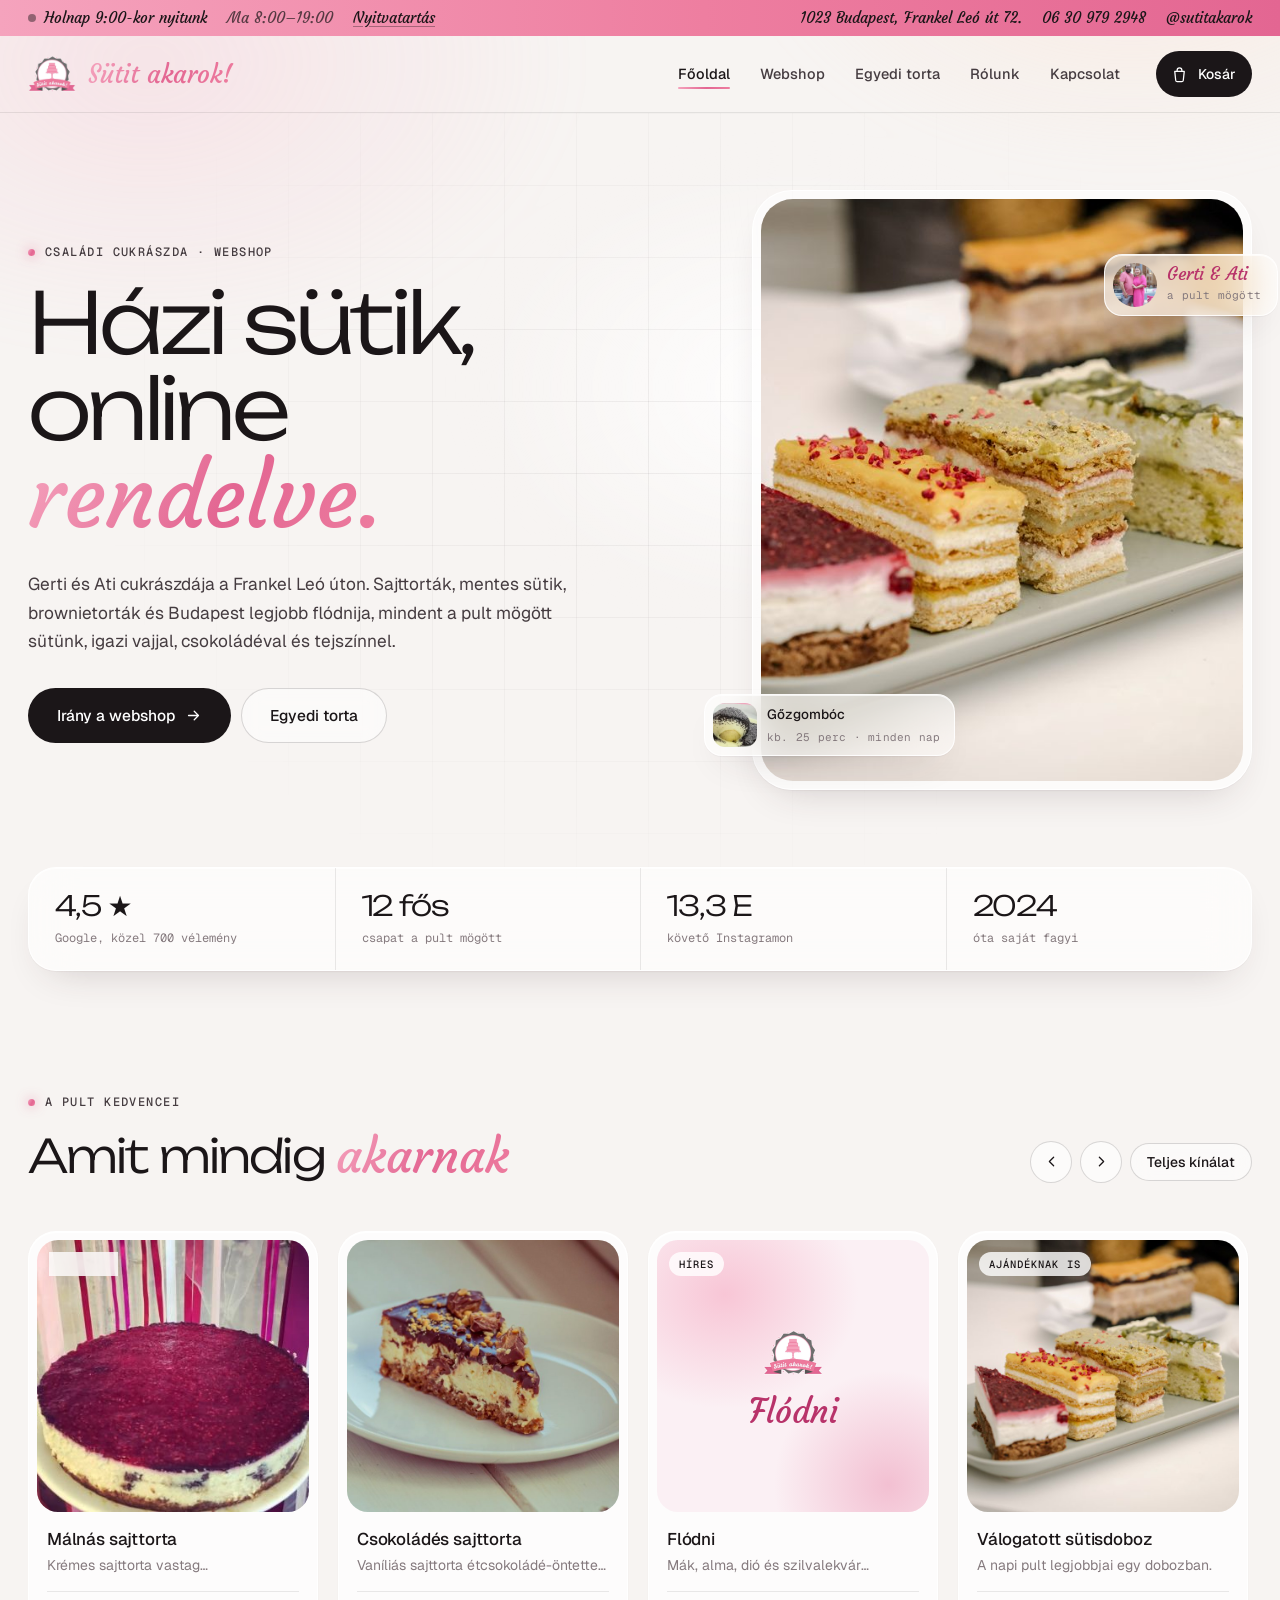
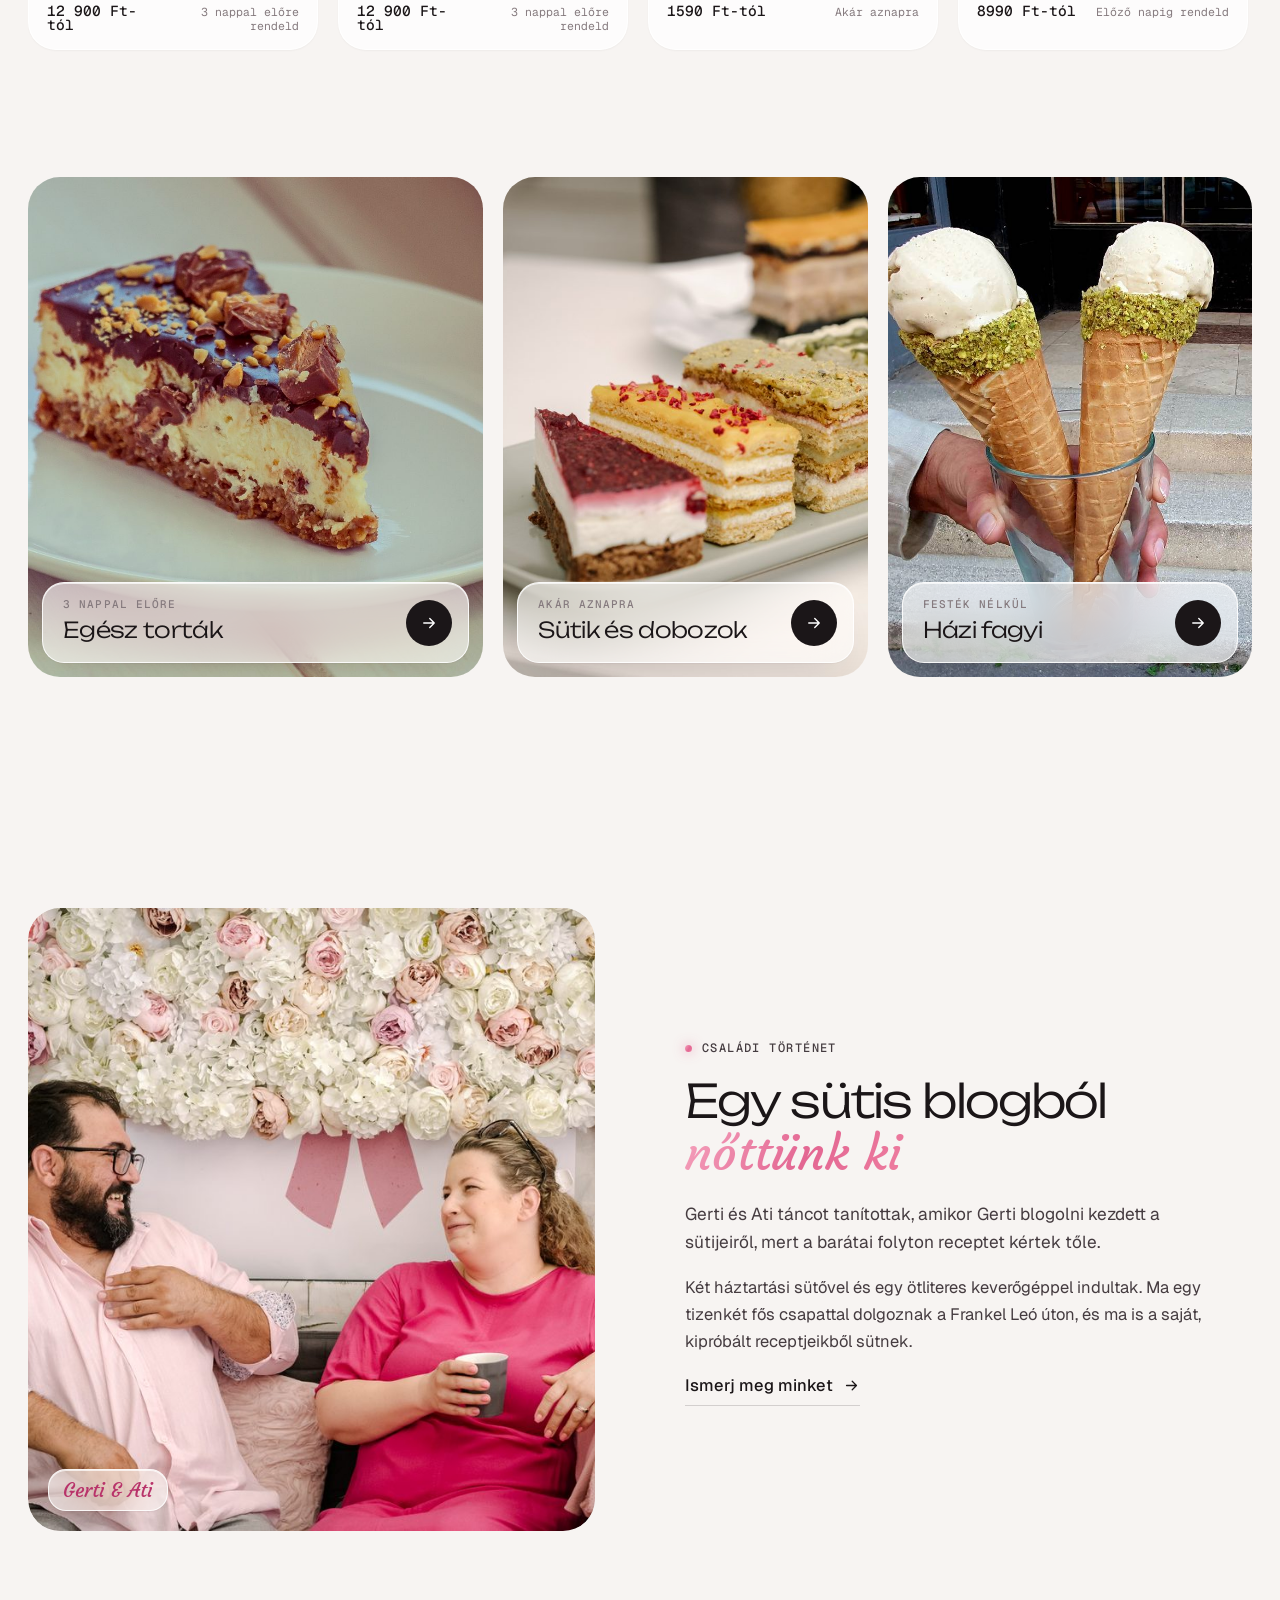
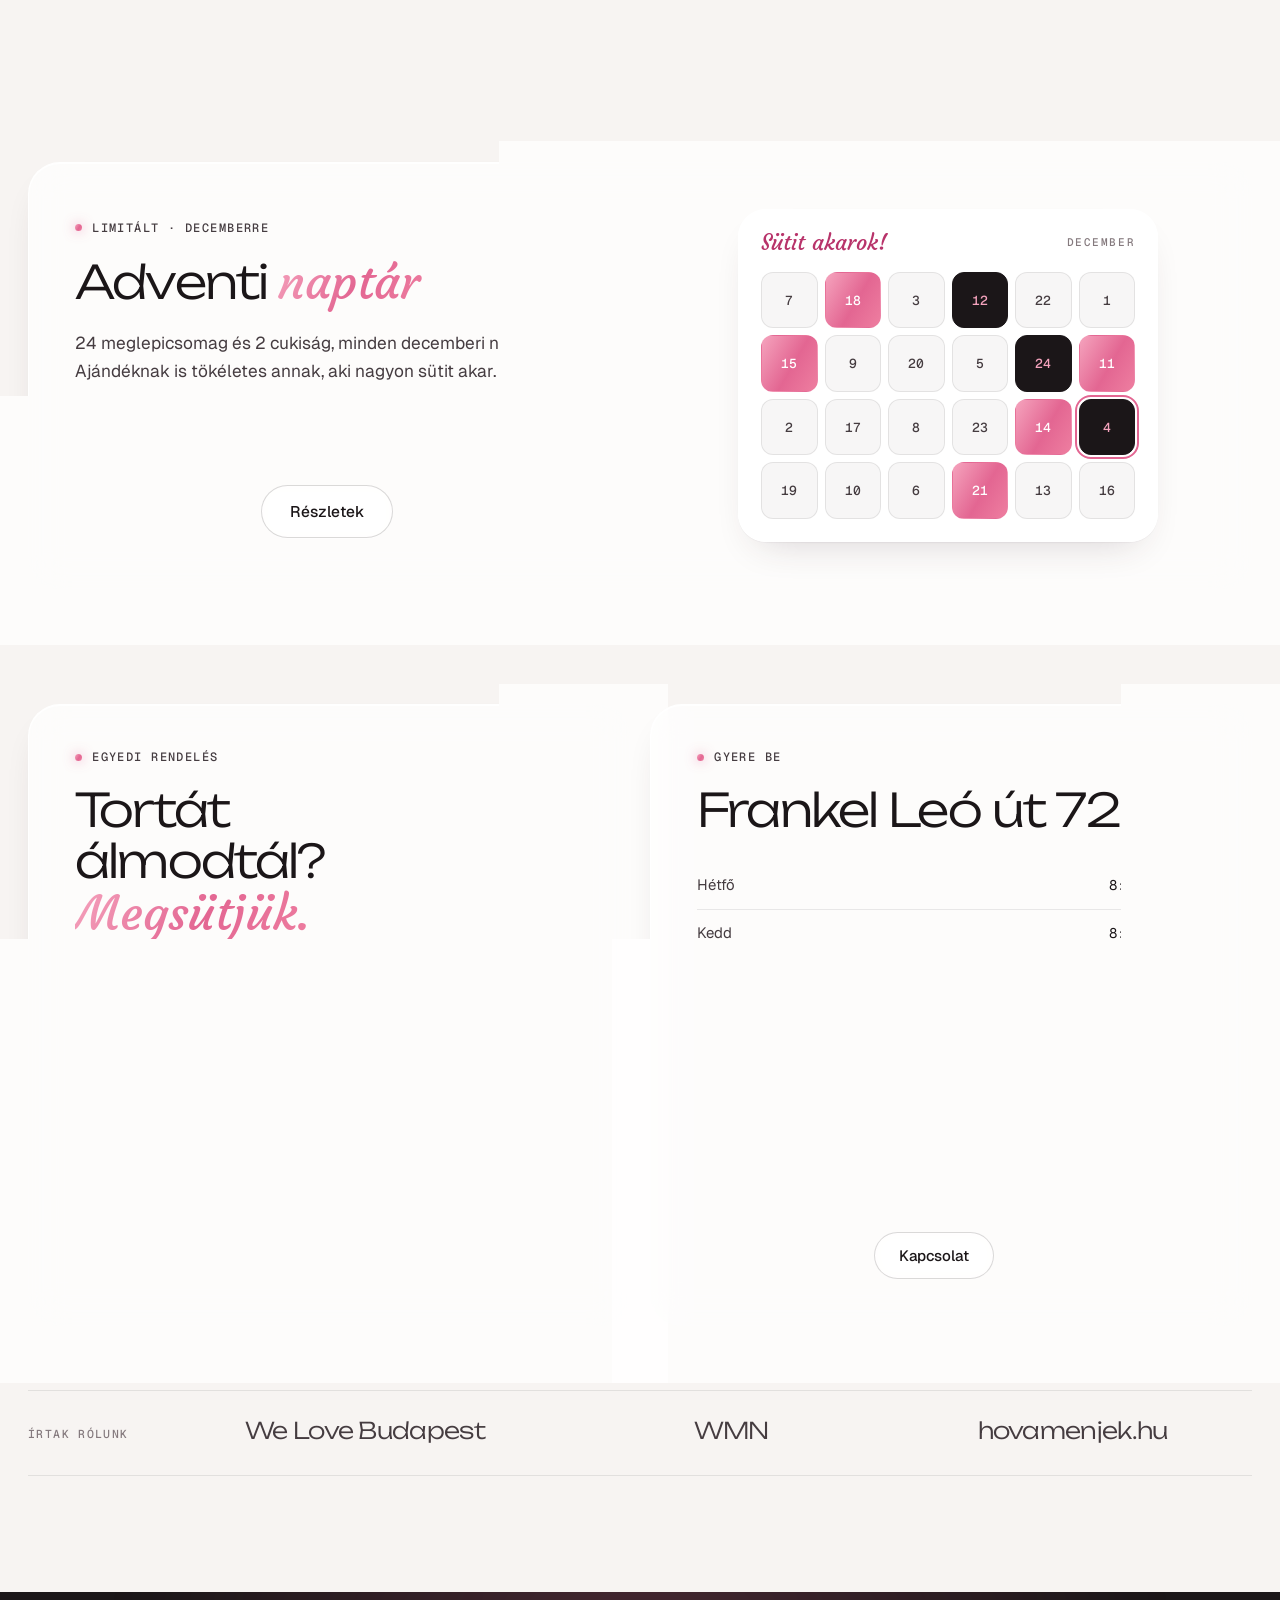
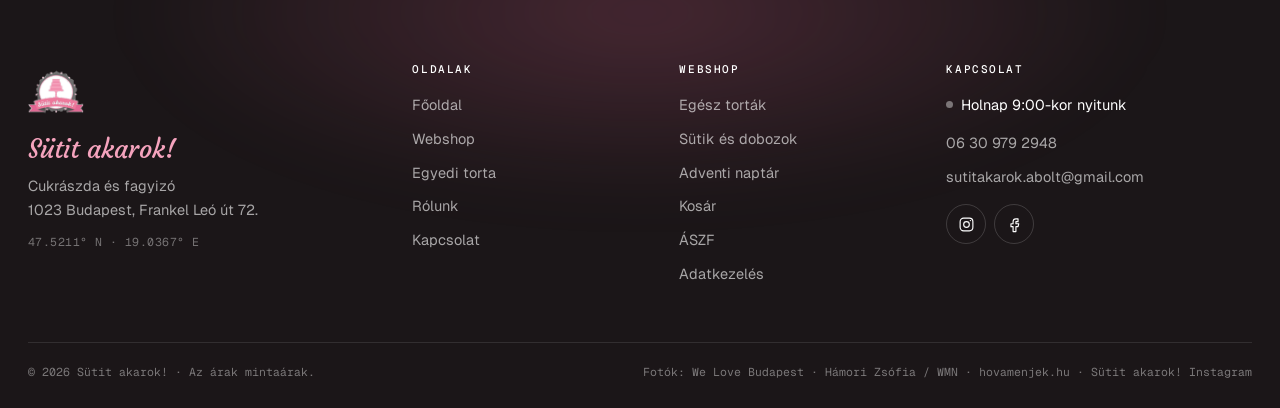
<file: index.html>
<!doctype html>
<html lang="hu">
<head>
  <meta charset="utf-8">
  <meta name="viewport" content="width=device-width, initial-scale=1">
  <title>Sütit akarok! – kézműves cukrászda és webshop, Budapest II.</title>
  <meta name="description" content="Sajttorták, flódni, gőzgombóc és házi fagyi a Frankel Leó útról. Rendelj online, és vedd át a boltban, vagy kérd házhoz Budapesten.">
  <meta name="theme-color" content="#f5f4f7">
  <link rel="icon" href="img/logo-240.png">
  <link rel="preconnect" href="https://fonts.googleapis.com">
  <link rel="preconnect" href="https://fonts.gstatic.com" crossorigin>
  <link href="https://fonts.googleapis.com/css2?family=Courgette&family=Geist:wght@300;400;500;600&family=Geist+Mono:wght@400;500&family=Unbounded:wght@300;400;500&display=swap" rel="stylesheet">
  <link rel="stylesheet" href="styles.css">
  <script>document.documentElement.classList.add('js')</script>
</head>
<body data-page="home">
  <a class="skip" href="#tartalom">Ugrás a tartalomra</a>
  <div id="site-header"></div>

  <main id="tartalom">
    <!-- HERO -->
    <section class="hhero">
      <div class="wrap hhero__in">
        <div class="hhero__copy">
          <p class="label">Családi cukrászda · webshop</p>
          <h1 class="d1">Házi sütik,<br>online <em class="rose">rendelve.</em></h1>
          <p class="lead">Gerti és Ati cukrászdája a Frankel Leó úton. Sajttorták, mentes sütik, brownietorták és Budapest legjobb flódnija, mindent a pult mögött sütünk, igazi vajjal, csokoládéval és tejszínnel.</p>
          <div class="cta">
            <a class="btn btn--primary btn--lg" href="webshop.html">Irány a webshop <svg viewBox="0 0 24 24" aria-hidden="true"><path d="M5 12h14M13 6l6 6-6 6"/></svg></a>
            <a class="btn btn--ghost btn--lg" href="egyedi-torta.html">Egyedi torta</a>
          </div>
        </div>
        <div class="hhero__media">
          <div class="hhero__frame">
            <img src="img/foto/hero-portre.jpg" alt="Málnás, pisztáciás és réteges szeletek egy tálon" width="585" height="731" fetchpriority="high">
          </div>
          <div class="chip chip--family glass"><img src="img/foto/ati-gerti-portre.jpg" alt="" width="44" height="44"><span><b class="script">Gerti &amp; Ati</b><span class="mono">a pult mögött</span></span></div>
          <div class="chip chip--tag glass"><img src="img/termek/gozgomboc.jpg" alt="" width="44" height="44"><span><b>Gőzgombóc</b><span class="mono">kb. 25 perc · minden nap</span></span></div>
        </div>
      </div>
      <div class="wrap">
        <dl class="stats glass">
          <div><dt>4,5 ★</dt><dd>Google, közel 700 vélemény</dd></div>
          <div><dt>12 fős</dt><dd>csapat a pult mögött</dd></div>
          <div><dt>13,3 E</dt><dd>követő Instagramon</dd></div>
          <div><dt>2024</dt><dd>óta saját fagyi</dd></div>
        </dl>
      </div>
    </section>

    <!-- KEDVENCEK -->
    <section class="sec" aria-labelledby="fav-title">
      <div class="wrap">
        <div class="sec__head reveal">
          <div>
            <p class="label">A pult kedvencei</p>
            <h2 class="h2" id="fav-title">Amit mindig <em class="rose">akarnak</em></h2>
          </div>
          <div class="rail-ctrl">
            <button class="iconbtn" type="button" data-rail="-1" aria-label="Előző termékek"><svg viewBox="0 0 24 24" aria-hidden="true"><path d="M15 6l-6 6 6 6"/></svg></button>
            <button class="iconbtn" type="button" data-rail="1" aria-label="Következő termékek"><svg viewBox="0 0 24 24" aria-hidden="true"><path d="M9 6l6 6-6 6"/></svg></button>
            <a class="btn btn--ghost btn--sm" href="webshop.html">Teljes kínálat</a>
          </div>
        </div>
        <div class="rail reveal" id="rail" tabindex="0" aria-label="Kiemelt termékek"></div>
      </div>
    </section>

    <!-- KATEGÓRIÁK -->
    <section class="sec sec--tight" aria-label="Kategóriák">
      <div class="wrap tiles">
        <a class="tile reveal" href="webshop.html?cat=torta"><img src="img/foto/tile-tortak.jpg" alt="" loading="lazy" width="800" height="1000"><span class="tile__in glass"><span><small>3 nappal előre</small><strong>Egész torták</strong></span><span class="tile__go"><svg viewBox="0 0 24 24" aria-hidden="true"><path d="M5 12h14M13 6l6 6-6 6"/></svg></span></span></a>
        <a class="tile reveal d-1" href="webshop.html?cat=szelet"><img src="img/foto/tile-sutik.jpg" alt="" loading="lazy" width="585" height="731"><span class="tile__in glass"><span><small>Akár aznapra</small><strong>Sütik és dobozok</strong></span><span class="tile__go"><svg viewBox="0 0 24 24" aria-hidden="true"><path d="M5 12h14M13 6l6 6-6 6"/></svg></span></span></a>
        <a class="tile reveal d-2" href="webshop.html?cat=fagyi"><img src="img/foto/tile-fagyi.jpg" alt="" loading="lazy" width="768" height="960"><span class="tile__in glass"><span><small>Festék nélkül</small><strong>Házi fagyi</strong></span><span class="tile__go"><svg viewBox="0 0 24 24" aria-hidden="true"><path d="M5 12h14M13 6l6 6-6 6"/></svg></span></span></a>
      </div>
    </section>

    <!-- TÖRTÉNET -->
    <section class="sec" aria-labelledby="story-title">
      <div class="wrap story">
        <div class="story__media reveal">
          <img class="reveal-img" src="img/foto/tulajok-viragfal.jpg" alt="Gerti és Ati a cukrászda virágfala előtt" loading="lazy" width="1097" height="731">
          <span class="chip chip--name glass">Gerti &amp; Ati</span>
        </div>
        <div class="reveal d-1">
          <p class="label">Családi történet</p>
          <h2 class="h2" id="story-title">Egy sütis blogból <em class="rose">nőttünk ki</em></h2>
          <p class="lead">Gerti és Ati táncot tanítottak, amikor Gerti blogolni kezdett a sütijeiről, mert a barátai folyton receptet kértek tőle.</p>
          <p>Két háztartási sütővel és egy ötliteres keverőgéppel indultak. Ma egy tizenkét fős csapattal dolgoznak a Frankel Leó úton, és ma is a saját, kipróbált receptjeikből sütnek.</p>
          <a class="link-arrow" href="rolunk.html">Ismerj meg minket <svg viewBox="0 0 24 24" aria-hidden="true"><path d="M5 12h14M13 6l6 6-6 6"/></svg></a>
        </div>
      </div>
    </section>

    <!-- ADVENT -->
    <section class="sec" aria-labelledby="advent-title">
      <div class="wrap">
        <div class="panel panel--glow advent">
          <div class="reveal">
            <p class="label">Limitált · decemberre</p>
            <h2 class="h2" id="advent-title">Adventi <em class="rose">naptár</em></h2>
            <p class="lead">24 meglepicsomag és 2 cukiság, minden decemberi napra egy. Ajándéknak is tökéletes annak, aki nagyon sütit akar.</p>
            <div class="price-tag"><b>11 990 Ft</b><span class="mono muted">átvétel a boltban</span></div>
            <div class="cta">
              <button class="btn btn--primary btn--lg" type="button" data-add="adventi-naptar">Kosárba teszem</button>
              <a class="btn btn--ghost btn--lg" href="termek.html?id=adventi-naptar">Részletek</a>
            </div>
            <!-- TODO: rendelési határidő, készlet -->
          </div>
          <div class="cal reveal d-1" aria-hidden="true">
            <div class="cal__top"><span>Sütit akarok!</span><small>December</small></div>
            <div class="cal__grid" id="cal-grid"></div>
          </div>
        </div>
      </div>
    </section>

    <!-- EGYEDI + LÁTOGATÁS -->
    <section class="sec sec--tight" aria-labelledby="visit-title">
      <div class="wrap duo">
        <a class="panel duo__card reveal" href="egyedi-torta.html">
          <p class="label">Egyedi rendelés</p>
          <h2 class="h2">Tortát álmodtál? <em class="rose">Megsütjük.</em></h2>
          <p>Születésnapi torta felirattal, emeletes esküvői torta vagy desszertasztal a céges karácsonyra. Mentes változatban is.</p>
          <span class="link-arrow">Ajánlatot kérek <svg viewBox="0 0 24 24" aria-hidden="true"><path d="M5 12h14M13 6l6 6-6 6"/></svg></span>
          <img class="duo__img" src="img/termek/tejszines-csokitorta.jpg" alt="" loading="lazy" width="460" height="460">
        </a>
        <div class="panel duo__card reveal d-1">
          <p class="label">Gyere be</p>
          <h2 class="h2" id="visit-title">Frankel Leó út 72.</h2>
          <table class="hours" id="hours" aria-label="Nyitvatartás"></table>
          <div class="cta">
            <a class="btn btn--primary" href="https://www.google.com/maps/dir/?api=1&amp;destination=Budapest%2C%20Frankel%20Le%C3%B3%20%C3%BAt%2072" target="_blank" rel="noopener">Útvonaltervezés</a>
            <a class="btn btn--ghost" href="kapcsolat.html">Kapcsolat</a>
          </div>
        </div>
      </div>
      <div class="wrap">
        <div class="press reveal">
          <p>Írtak rólunk</p>
          <ul>
            <li><a href="https://welovebudapest.com/cikk/2024/05/31/gasztro-sutit-akarok-sutis-flodnis-fagyi-fagylalt/" target="_blank" rel="noopener">We Love Budapest</a></li>
            <li><a href="https://wmn.hu/wmn-life/65036-kapusi-gerti-menyhert-attila-sutit-akarok" target="_blank" rel="noopener">WMN</a></li>
            <li><a href="https://hovamenjek.hu/budapest-ii-kerulet/sutit-akarok" target="_blank" rel="noopener">hovamenjek.hu</a></li>
          </ul>
        </div>
      </div>
    </section>
  </main>

  <div id="site-footer"></div>
  <script src="js/data.js"></script>
  <script src="js/core.js"></script>
  <script src="js/cartwin.js"></script>
  <script src="js/home.js"></script>
</body>
</html>
</file>
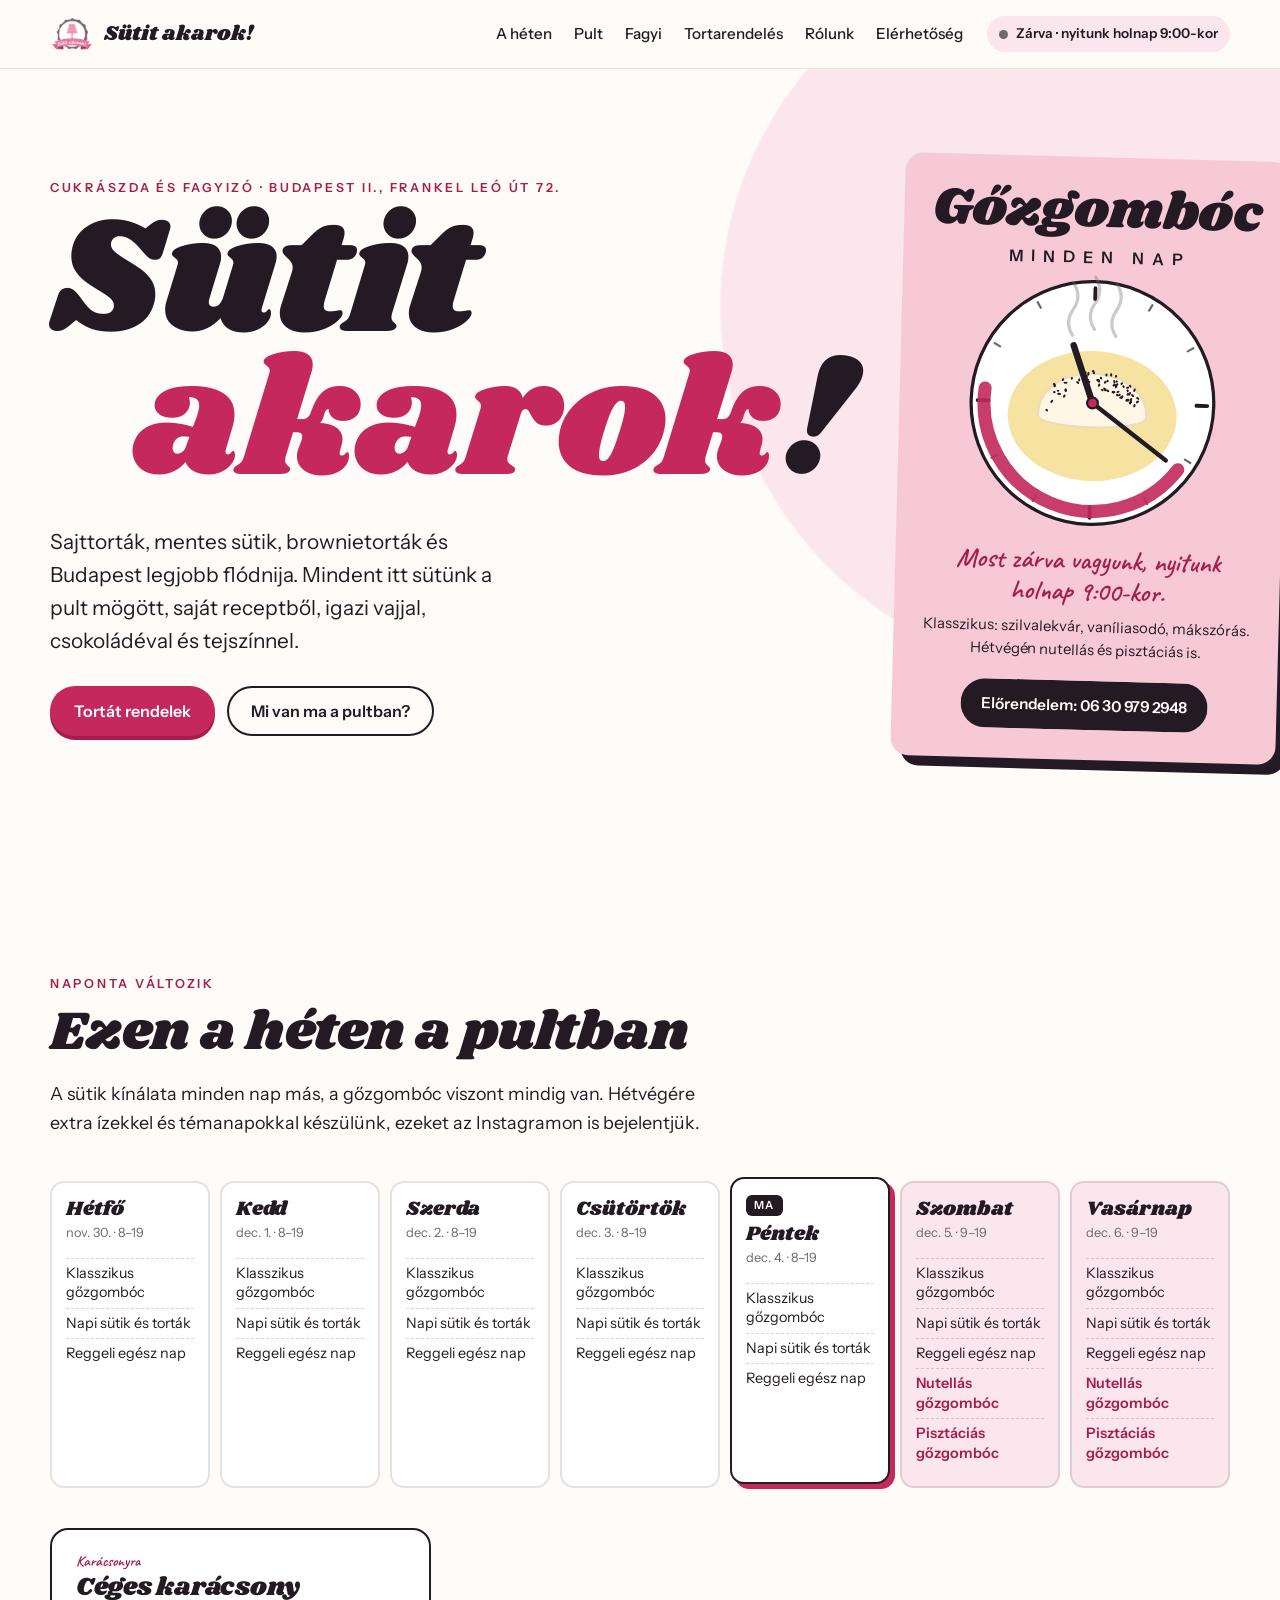
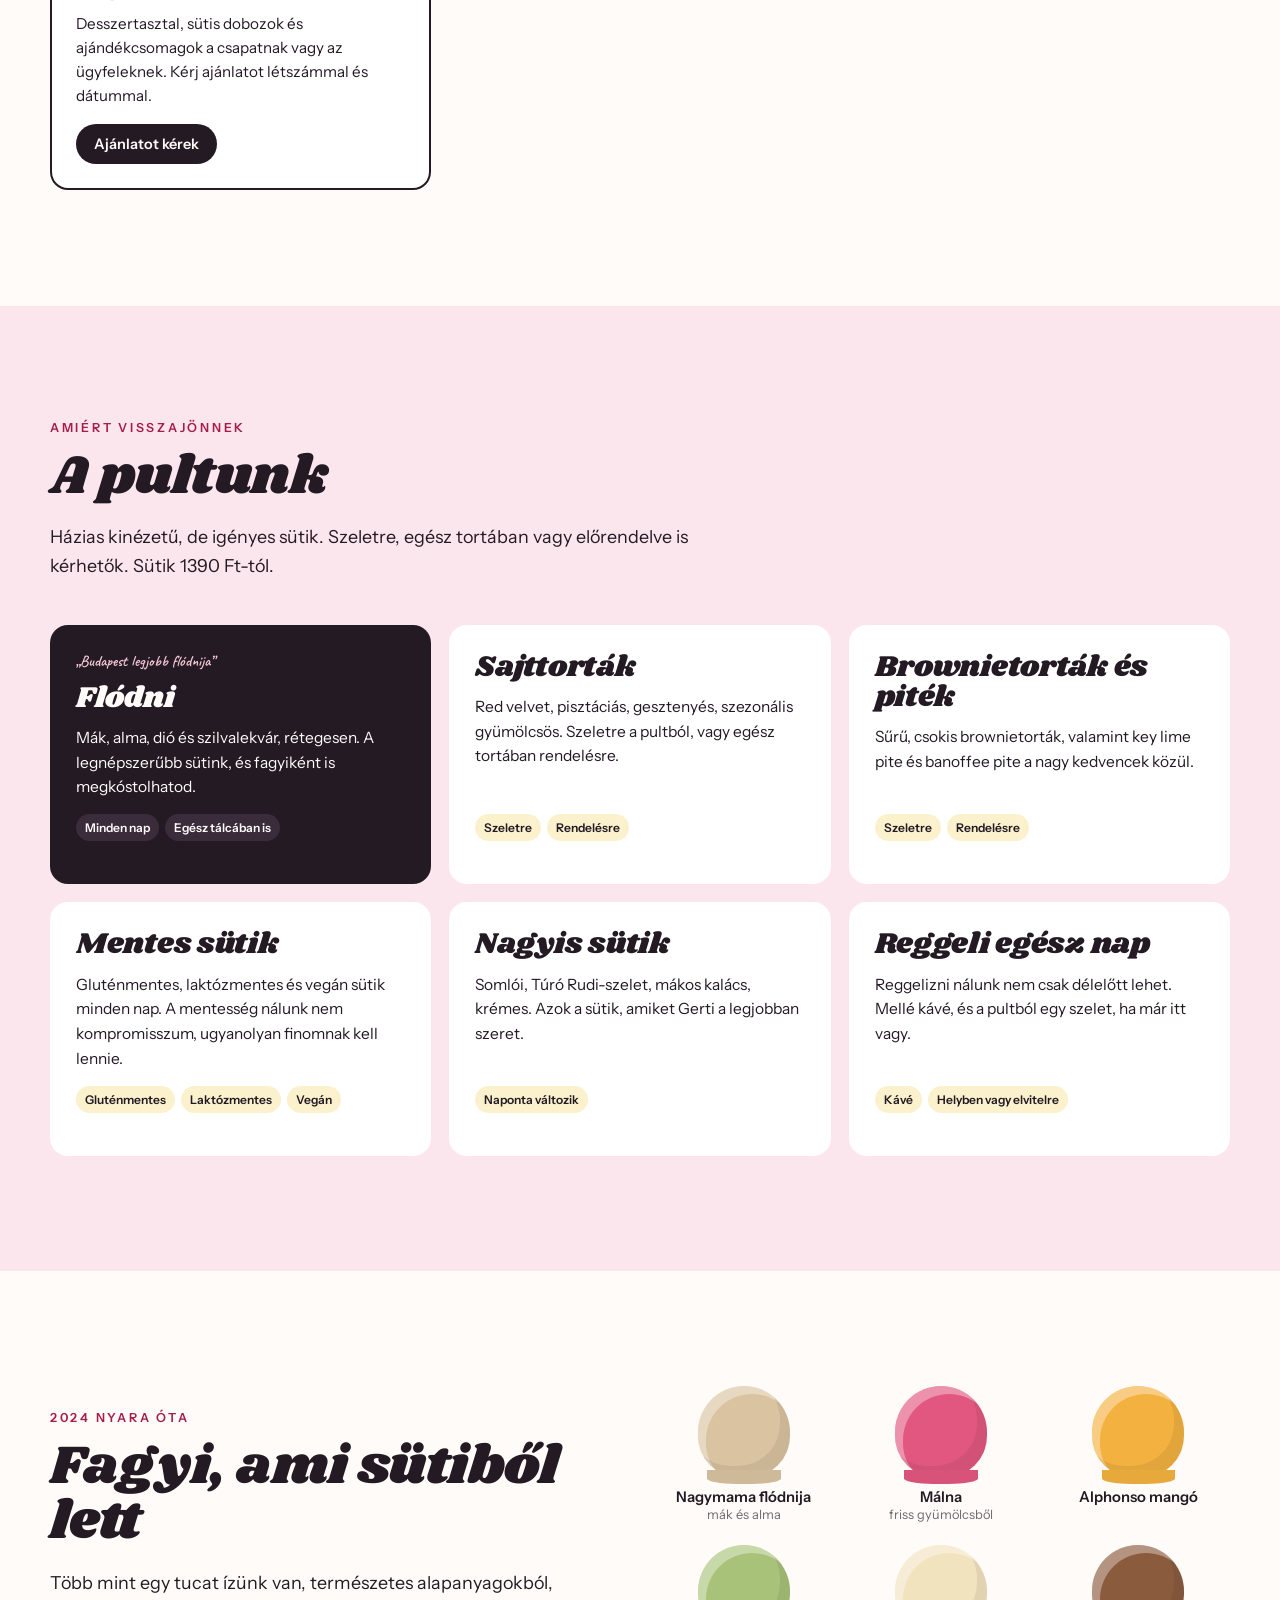
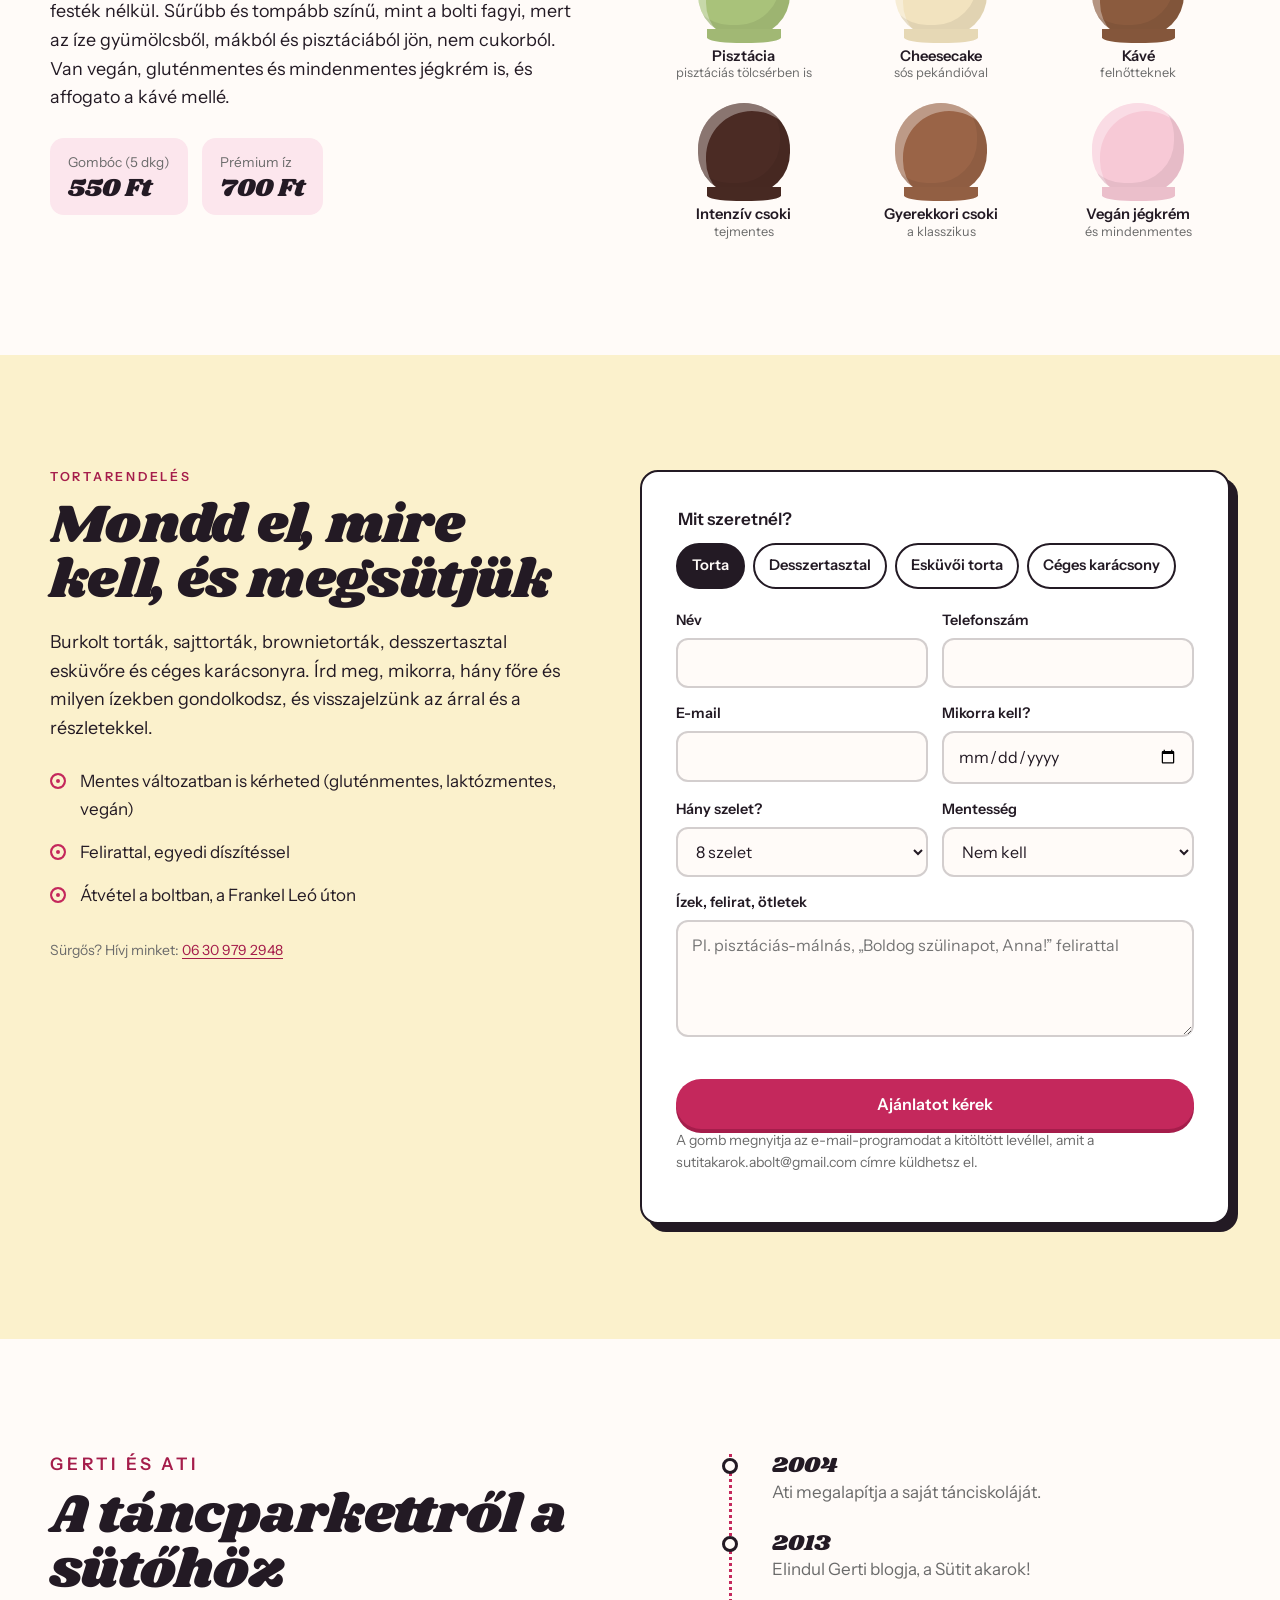
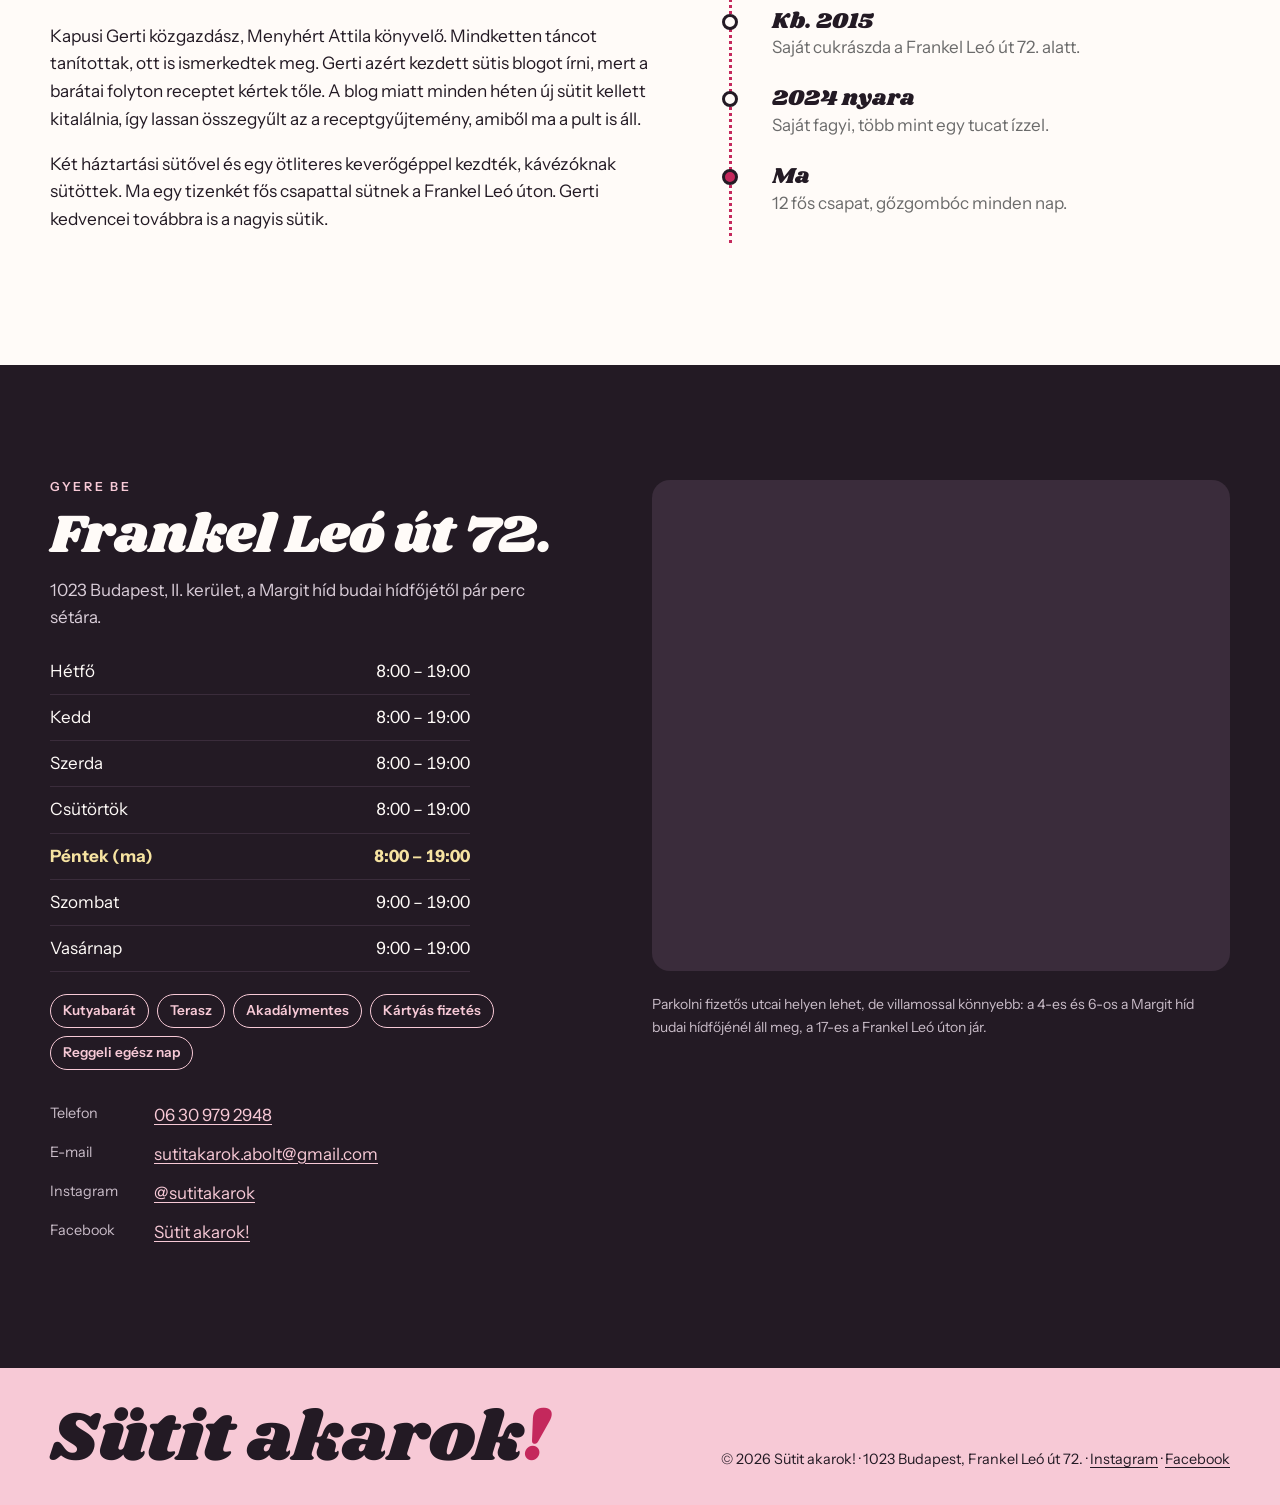
<file: v1-gozgomboc-ora/index.html>
﻿<!doctype html>
<html lang="hu">
<head>
  <meta charset="utf-8">
  <meta name="viewport" content="width=device-width, initial-scale=1">
  <title>Sütit akarok! – cukrászda és fagyizó a Frankel Leó úton</title>
  <meta name="description" content="Sajttorták, mentes sütik, brownietorták, gőzgombóc minden nap és Budapest legjobb flódnija. Cukrászda, fagyizó és tortarendelés Budapest II. kerületében, a Frankel Leó út 72. alatt.">
  <link rel="icon" href="../img/logo-240.png">
  <link rel="preconnect" href="https://fonts.googleapis.com">
  <link rel="preconnect" href="https://fonts.gstatic.com" crossorigin>
  <link href="https://fonts.googleapis.com/css2?family=Shrikhand&family=Caveat:wght@600&family=Instrument+Sans:wght@400;500;600;700&display=swap" rel="stylesheet">
  <link rel="stylesheet" href="styles.css">
</head>
<body>
  <a class="skip" href="#tartalom">Ugrás a tartalomra</a>

  <header class="top">
    <div class="wrap top__in">
      <a class="brand" href="#" aria-label="Sütit akarok! – kezdőlap">
        <img src="../img/logo-240.png" alt="" width="44" height="44">
        <span>Sütit akarok!</span>
      </a>
      <nav class="nav" aria-label="Fő menü">
        <button class="nav__toggle" aria-expanded="false" aria-controls="menu">Menü</button>
        <ul id="menu">
          <li><a href="#heten">A héten</a></li>
          <li><a href="#pult">Pult</a></li>
          <li><a href="#fagyi">Fagyi</a></li>
          <li><a href="#rendeles">Tortarendelés</a></li>
          <li><a href="#rolunk">Rólunk</a></li>
          <li><a href="#info">Elérhetőség</a></li>
        </ul>
      </nav>
      <p class="status" id="status" aria-live="polite"><span class="status__dot"></span><span class="status__txt">Nyitvatartás…</span></p>
    </div>
  </header>

  <main id="tartalom">
    <!-- HERO -->
    <section class="hero">
      <div class="wrap hero__in">
        <div class="hero__copy">
          <p class="eyebrow">Cukrászda és fagyizó · Budapest II., Frankel Leó út 72.</p>
          <h1 class="hero__title"><span>Sütit</span> <span>akarok<em>!</em></span></h1>
          <p class="hero__lead">Sajttorták, mentes sütik, brownietorták és Budapest legjobb flódnija. Mindent itt sütünk a pult mögött, saját receptből, igazi vajjal, csokoládéval és tejszínnel.</p>
          <div class="hero__cta">
            <a class="btn btn--primary" href="#rendeles">Tortát rendelek</a>
            <a class="btn btn--ghost" href="#heten">Mi van ma a pultban?</a>
          </div>
        </div>

        <!-- Signature: gőzgombóc óra -->
        <aside class="poster" aria-labelledby="gg-title">
          <h2 id="gg-title" class="poster__title">Gőzgombóc</h2>
          <p class="poster__sub">minden nap</p>
          <div class="clock" aria-hidden="true">
            <svg viewBox="0 0 240 240" id="clock-svg">
              <circle class="clock__plate" cx="120" cy="120" r="112"/>
              <circle class="clock__rim" cx="120" cy="120" r="112"/>
              <g id="clock-ticks"></g>
              <path id="clock-arc" class="clock__arc" d=""/>
              <ellipse class="clock__sodo" cx="120" cy="132" rx="78" ry="60"/>
              <g class="clock__steam">
                <path d="M100 58 q-8 -12 0 -24 q8 -12 0 -24"/>
                <path d="M120 52 q-8 -12 0 -24 q8 -12 0 -24"/>
                <path d="M140 58 q-8 -12 0 -24 q8 -12 0 -24"/>
              </g>
              <path class="clock__gomboc" d="M70 132 C70 80, 170 80, 170 132 C170 146, 70 146, 70 132 Z"/>
              <g id="clock-mak"></g>
              <line id="clock-hour" class="clock__hand clock__hand--h" x1="120" y1="120" x2="120" y2="72"/>
              <line id="clock-min" class="clock__hand" x1="120" y1="120" x2="120" y2="40"/>
              <circle class="clock__pin" cx="120" cy="120" r="5"/>
            </svg>
          </div>
          <p class="poster__ready" id="gg-ready">Kb. 25 perc, amíg elkészül.</p>
          <p class="poster__note">Klasszikus: szilvalekvár, vaníliasodó, mákszórás. Hétvégén nutellás és pisztáciás is.</p>
          <a class="btn btn--dark" href="tel:+36309792948">Előrendelem: 06 30 979 2948</a>
        </aside>
      </div>
    </section>

    <!-- A HÉTEN -->
    <section class="section" id="heten" aria-labelledby="heten-title">
      <div class="wrap">
        <header class="section__head">
          <p class="eyebrow">Naponta változik</p>
          <h2 id="heten-title">Ezen a héten a pultban</h2>
          <p class="section__lead">A sütik kínálata minden nap más, a gőzgombóc viszont mindig van. Hétvégére extra ízekkel és témanapokkal készülünk, ezeket az Instagramon is bejelentjük.</p>
        </header>
        <ol class="week" id="week" aria-label="A hét napjai"></ol>
        <div class="news" id="news"></div>
      </div>
    </section>

    <!-- PULT -->
    <section class="section section--pink" id="pult" aria-labelledby="pult-title">
      <div class="wrap">
        <header class="section__head">
          <p class="eyebrow">Amiért visszajönnek</p>
          <h2 id="pult-title">A pultunk</h2>
          <p class="section__lead">Házias kinézetű, de igényes sütik. Szeletre, egész tortában vagy előrendelve is kérhetők. Sütik 1390 Ft-tól.</p>
        </header>
        <div class="tiles" id="tiles"></div>
      </div>
    </section>

    <!-- FAGYI -->
    <section class="section" id="fagyi" aria-labelledby="fagyi-title">
      <div class="wrap fagyi">
        <div>
          <p class="eyebrow">2024 nyara óta</p>
          <h2 id="fagyi-title">Fagyi, ami sütiből lett</h2>
          <p class="section__lead">Több mint egy tucat ízünk van, természetes alapanyagokból, festék nélkül. Sűrűbb és tompább színű, mint a bolti fagyi, mert az íze gyümölcsből, mákból és pisztáciából jön, nem cukorból. Van vegán, gluténmentes és mindenmentes jégkrém is, és affogato a kávé mellé.</p>
          <dl class="price">
            <div><dt>Gombóc (5 dkg)</dt><dd>550 Ft</dd></div>
            <div><dt>Prémium íz</dt><dd>700 Ft</dd></div>
          </dl>
          <!-- TODO: aktuális fagyiárak a partnertől (a fenti árak a 2024-es We Love Budapest cikkből vannak) -->
        </div>
        <ul class="scoops" id="scoops" aria-label="Fagyiízek"></ul>
      </div>
    </section>

    <!-- RENDELÉS -->
    <section class="section section--sodo" id="rendeles" aria-labelledby="rendeles-title">
      <div class="wrap order">
        <div class="order__intro">
          <p class="eyebrow">Tortarendelés</p>
          <h2 id="rendeles-title">Mondd el, mire kell, és megsütjük</h2>
          <p class="section__lead">Burkolt torták, sajttorták, brownietorták, desszertasztal esküvőre és céges karácsonyra. Írd meg, mikorra, hány főre és milyen ízekben gondolkodsz, és visszajelzünk az árral és a részletekkel.</p>
          <ul class="checks">
            <li>Mentes változatban is kérheted (gluténmentes, laktózmentes, vegán)</li>
            <li>Felirattal, egyedi díszítéssel</li>
            <li>Átvétel a boltban, a Frankel Leó úton</li>
          </ul>
          <p class="small">Sürgős? Hívj minket: <a href="tel:+36309792948">06 30 979 2948</a></p>
        </div>

        <form class="form" id="order-form" novalidate>
          <fieldset class="kind">
            <legend>Mit szeretnél?</legend>
            <label><input type="radio" name="tipus" value="Torta" checked><span>Torta</span></label>
            <label><input type="radio" name="tipus" value="Desszertasztal"><span>Desszertasztal</span></label>
            <label><input type="radio" name="tipus" value="Esküvői torta"><span>Esküvői torta</span></label>
            <label><input type="radio" name="tipus" value="Céges karácsony"><span>Céges karácsony</span></label>
          </fieldset>

          <div class="row">
            <label class="field"><span>Név</span><input name="nev" autocomplete="name" required></label>
            <label class="field"><span>Telefonszám</span><input name="telefon" type="tel" autocomplete="tel" required></label>
          </div>
          <div class="row">
            <label class="field"><span>E-mail</span><input name="email" type="email" autocomplete="email"></label>
            <label class="field"><span>Mikorra kell?</span><input name="datum" type="date" id="f-date" required></label>
          </div>
          <div class="row">
            <label class="field"><span id="f-qty-label">Hány szelet?</span>
              <select name="mennyiseg" id="f-qty"></select>
            </label>
            <label class="field"><span>Mentesség</span>
              <select name="mentes">
                <option>Nem kell</option>
                <option>Gluténmentes</option>
                <option>Laktózmentes</option>
                <option>Vegán</option>
                <option>Cukormentes</option>
                <option>Több is (megírom lent)</option>
              </select>
            </label>
          </div>
          <label class="field"><span>Ízek, felirat, ötletek</span><textarea name="uzenet" rows="4" placeholder="Pl. pisztáciás-málnás, „Boldog szülinapot, Anna!” felirattal"></textarea></label>
          <p class="form__err" id="form-err" role="alert"></p>
          <button class="btn btn--primary btn--wide" type="submit">Ajánlatot kérek</button>
          <p class="small">A gomb megnyitja az e-mail-programodat a kitöltött levéllel, amit a sutitakarok.abolt@gmail.com címre küldhetsz el.</p>
          <!-- TODO: ha lesz backend/űrlapszolgáltatás, mailto helyett oda küldjük; rendelési határidőt (most 3 nap) egyeztetni -->
        </form>
      </div>
    </section>

    <!-- RÓLUNK -->
    <section class="section" id="rolunk" aria-labelledby="rolunk-title">
      <div class="wrap about">
        <div class="about__copy">
          <p class="eyebrow">Gerti és Ati</p>
          <h2 id="rolunk-title">A táncparkettről a sütőhöz</h2>
          <p>Kapusi Gerti közgazdász, Menyhért Attila könyvelő. Mindketten táncot tanítottak, ott is ismerkedtek meg. Gerti azért kezdett sütis blogot írni, mert a barátai folyton receptet kértek tőle. A blog miatt minden héten új sütit kellett kitalálnia, így lassan összegyűlt az a receptgyűjtemény, amiből ma a pult is áll.</p>
          <p>Két háztartási sütővel és egy ötliteres keverőgéppel kezdték, kávézóknak sütöttek. Ma egy tizenkét fős csapattal sütnek a Frankel Leó úton. Gerti kedvencei továbbra is a nagyis sütik.</p>
          <!-- TODO: saját szöveg és fotó Gertitől és Atitól; nyitás pontos éve -->
        </div>
        <ol class="timeline" aria-label="A Sütit akarok! története">
          <li><b>2004</b><span>Ati megalapítja a saját tánciskoláját.</span></li>
          <li><b>2013</b><span>Elindul Gerti blogja, a Sütit akarok!</span></li>
          <li><b>Kb. 2015</b><span>Saját cukrászda a Frankel Leó út 72. alatt.</span></li>
          <li><b>2024 nyara</b><span>Saját fagyi, több mint egy tucat ízzel.</span></li>
          <li><b>Ma</b><span>12 fős csapat, gőzgombóc minden nap.</span></li>
        </ol>
      </div>
    </section>

    <!-- INFO -->
    <section class="section section--mak" id="info" aria-labelledby="info-title">
      <div class="wrap info">
        <div>
          <p class="eyebrow">Gyere be</p>
          <h2 id="info-title">Frankel Leó út 72.</h2>
          <p class="info__addr">1023 Budapest, II. kerület, a Margit híd budai hídfőjétől pár perc sétára.</p>
          <table class="hours" id="hours" aria-label="Nyitvatartás"></table>
          <!-- TODO: nyitvatartás egyeztetése (Google: H–P 8–19, Szo–V 9–19; régi katalógusoldalakon eltérő adat szerepel) -->
          <ul class="chips">
            <li>Kutyabarát</li><li>Terasz</li><li>Akadálymentes</li><li>Kártyás fizetés</li><li>Reggeli egész nap</li>
          </ul>
          <ul class="contact">
            <li><span>Telefon</span><a href="tel:+36309792948">06 30 979 2948</a></li>
            <li><span>E-mail</span><a href="mailto:sutitakarok.abolt@gmail.com">sutitakarok.abolt@gmail.com</a></li>
            <li><span>Instagram</span><a href="https://www.instagram.com/sutitakarok/" target="_blank" rel="noopener">@sutitakarok</a></li>
            <li><span>Facebook</span><a href="https://www.facebook.com/sutitakarokblog/" target="_blank" rel="noopener">Sütit akarok!</a></li>
          </ul>
        </div>
        <div class="map">
          <iframe title="Térkép: Sütit akarok!, 1023 Budapest, Frankel Leó út 72." loading="lazy" referrerpolicy="no-referrer-when-downgrade"
            src="https://maps.google.com/maps?q=S%C3%BCtit%20akarok%2C%20Frankel%20Le%C3%B3%20%C3%BAt%2072%2C%20Budapest&z=16&output=embed"></iframe>
          <p class="small">Parkolni fizetős utcai helyen lehet, de villamossal könnyebb: a 4-es és 6-os a Margit híd budai hídfőjénél áll meg, a 17-es a Frankel Leó úton jár.</p>
        </div>
      </div>
    </section>
  </main>

  <footer class="foot">
    <div class="wrap foot__in">
      <p class="foot__big">Sütit akarok<em>!</em></p>
      <p>© <span id="year"></span> Sütit akarok! · 1023 Budapest, Frankel Leó út 72. · <a href="https://www.instagram.com/sutitakarok/" target="_blank" rel="noopener">Instagram</a> · <a href="https://www.facebook.com/sutitakarokblog/" target="_blank" rel="noopener">Facebook</a></p>
    </div>
  </footer>

  <script src="app.js"></script>
</body>
</html>
</file>
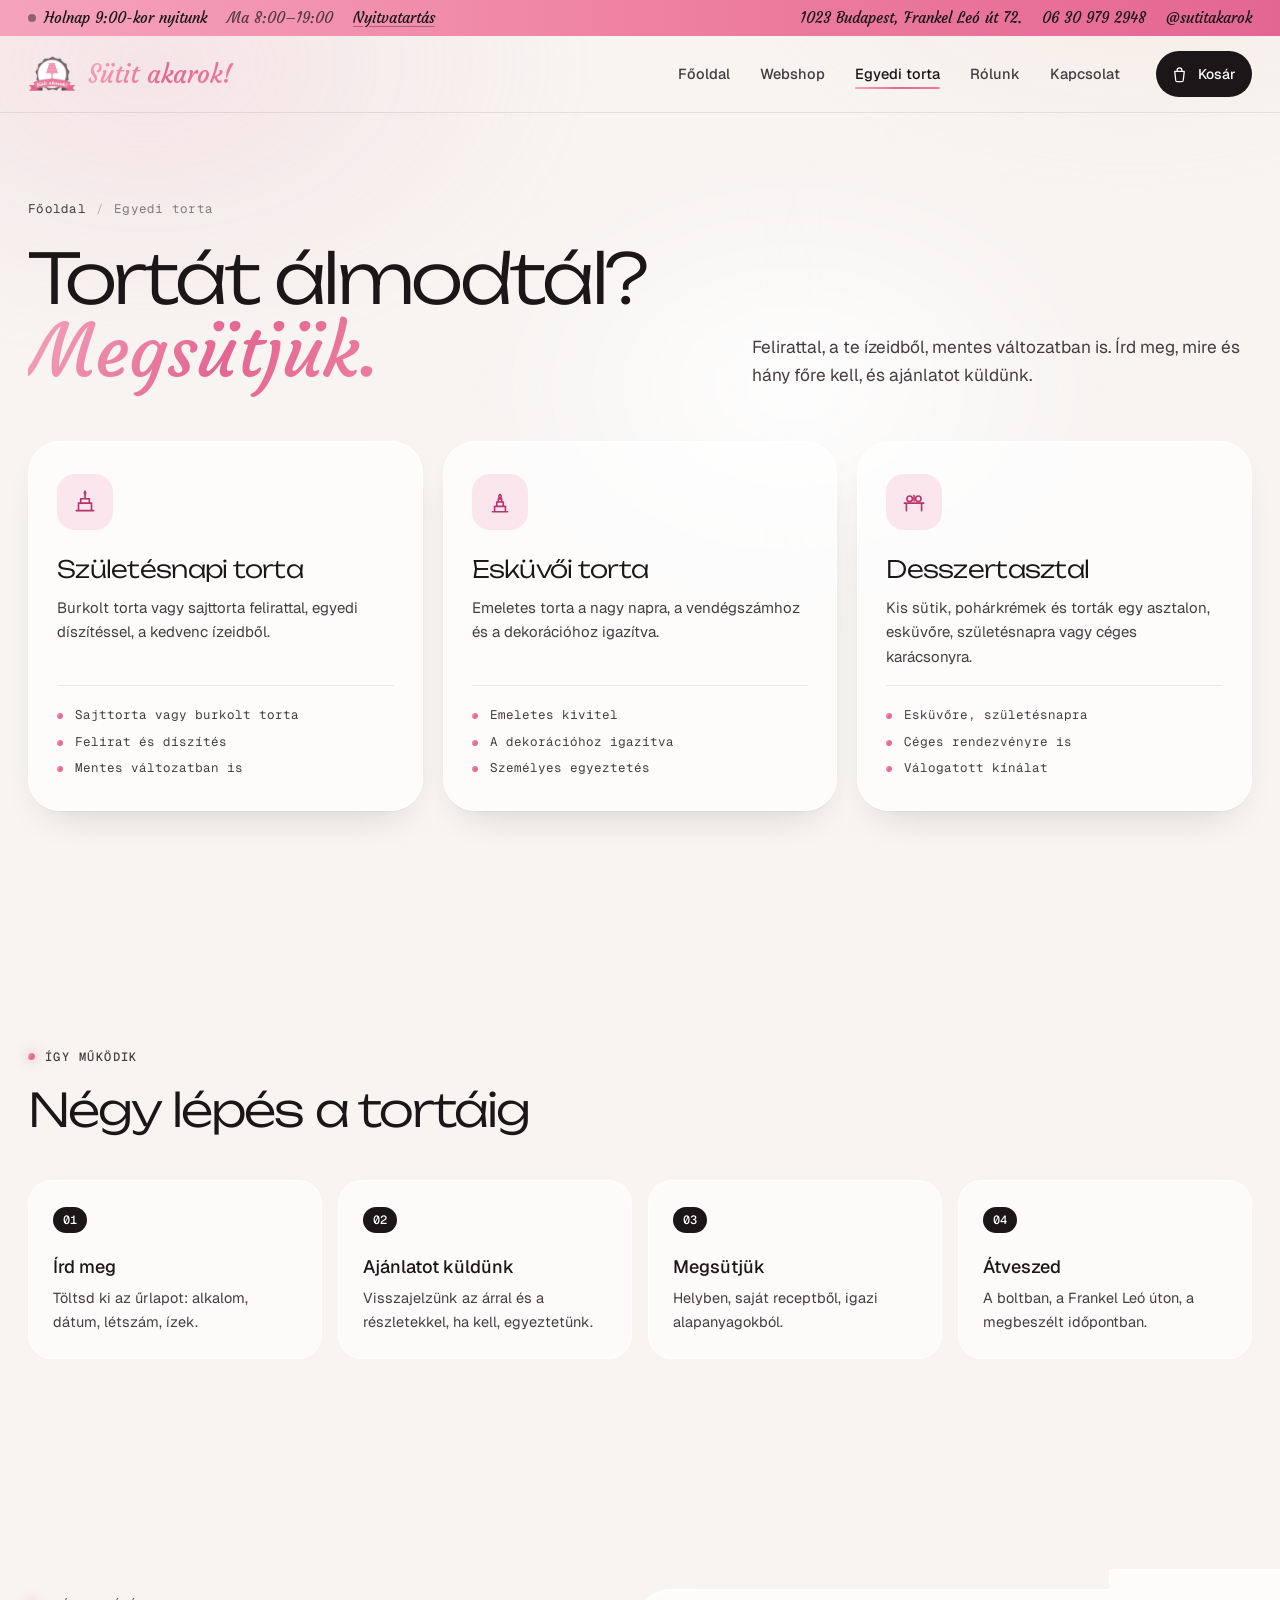
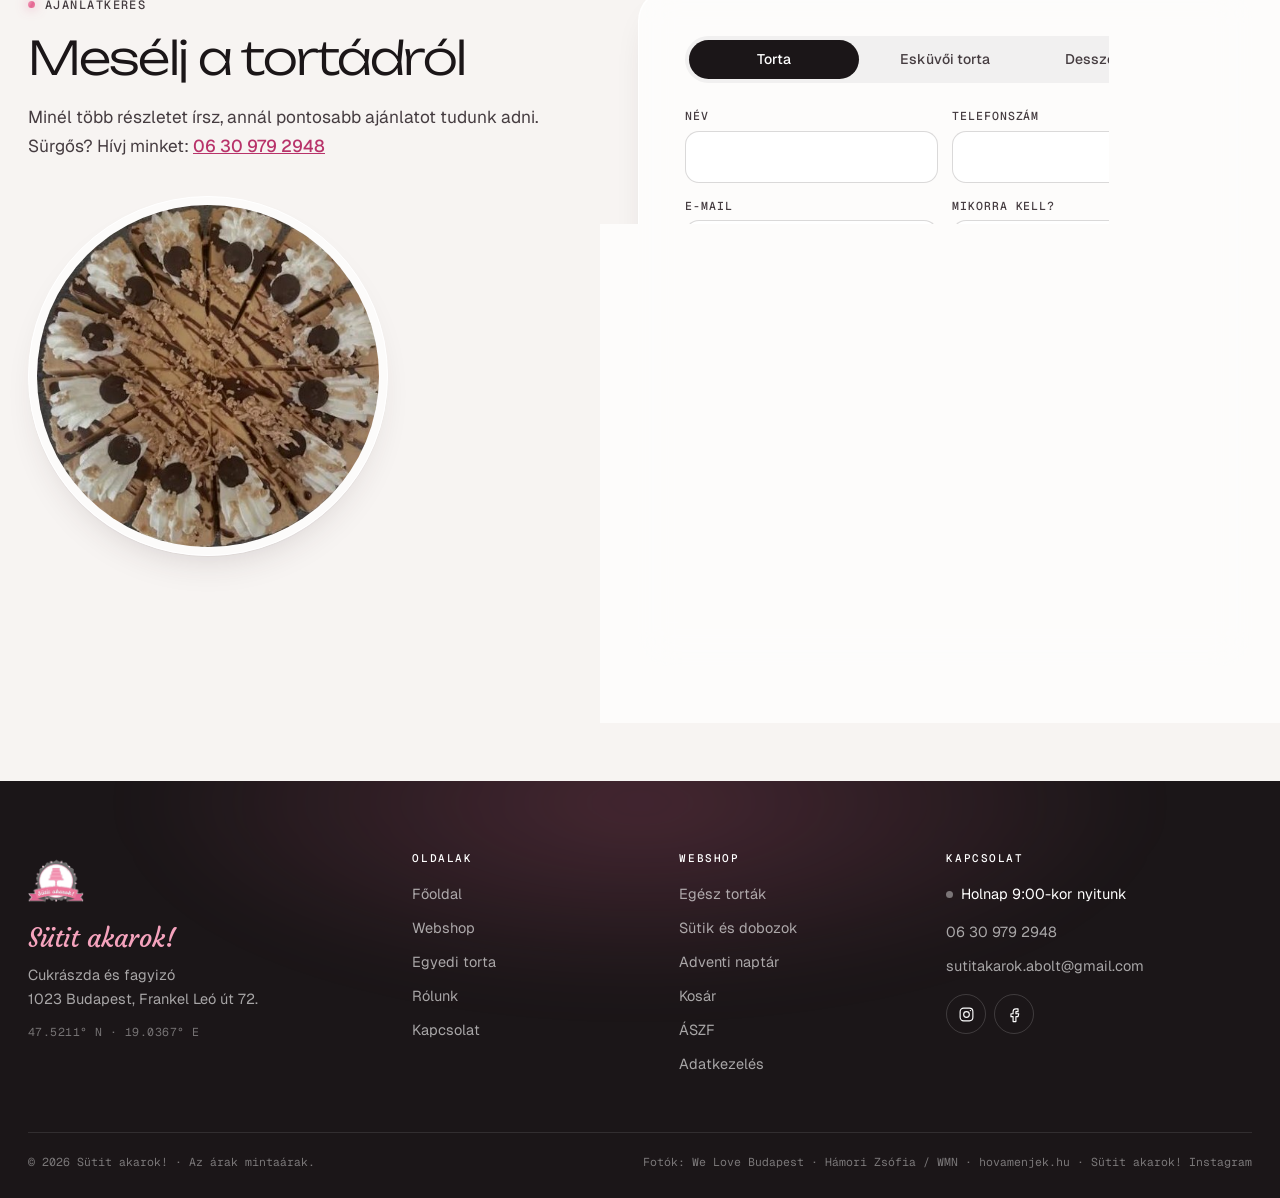
<file: egyedi-torta.html>
<!doctype html>
<html lang="hu">
<head>
  <meta charset="utf-8">
  <meta name="viewport" content="width=device-width, initial-scale=1">
  <title>Egyedi torta és desszertasztal – Sütit akarok!</title>
  <meta name="description" content="Születésnapi torta felirattal, esküvői torta és desszertasztal rendezvényekre, mentes változatban is. Kérj ajánlatot a Sütit akarok! cukrászdától.">
  <meta name="theme-color" content="#f5f4f7">
  <link rel="icon" href="img/logo-240.png">
  <link rel="preconnect" href="https://fonts.googleapis.com">
  <link rel="preconnect" href="https://fonts.gstatic.com" crossorigin>
  <link href="https://fonts.googleapis.com/css2?family=Courgette&family=Geist:wght@300;400;500;600&family=Geist+Mono:wght@400;500&family=Unbounded:wght@300;400;500&display=swap" rel="stylesheet">
  <link rel="stylesheet" href="styles.css">
  <script>document.documentElement.classList.add('js')</script>
</head>
<body data-page="egyedi">
  <a class="skip" href="#tartalom">Ugrás a tartalomra</a>
  <div id="site-header"></div>

  <main id="tartalom">
    <section class="phero">
      <div class="wrap">
        <nav class="crumbs" aria-label="Morzsamenü"><a href="index.html">Főoldal</a><span aria-hidden="true">/</span><span>Egyedi torta</span></nav>
        <div class="phero__in">
          <h1 class="d2">Tortát álmodtál?<br><span class="rose">Megsütjük.</span></h1>
          <p class="lead">Felirattal, a te ízeidből, mentes változatban is. Írd meg, mire és hány főre kell, és ajánlatot küldünk.</p>
        </div>
      </div>
    </section>

    <section class="sec sec--tight" aria-label="Amit vállalunk">
      <div class="wrap offers">
        <article class="offer reveal">
          <div class="offer__ico"><svg viewBox="0 0 24 24" aria-hidden="true"><path d="M4 20h16M6 20v-7h12v7M8 13V9h8v4M12 9V5"/><path d="M12 5c-.8-1-.8-2 0-3 .8 1 .8 2 0 3z"/></svg></div>
          <h3>Születésnapi torta</h3>
          <p>Burkolt torta vagy sajttorta felirattal, egyedi díszítéssel, a kedvenc ízeidből.</p>
          <ul><li>Sajttorta vagy burkolt torta</li><li>Felirat és díszítés</li><li>Mentes változatban is</li></ul>
        </article>
        <article class="offer reveal d-1">
          <div class="offer__ico"><svg viewBox="0 0 24 24" aria-hidden="true"><path d="M5 21h14M7 21v-5h10v5M9 16v-4h6v4M10.5 12V9h3v3"/><path d="M12 9c-1.5-1.2-1.5-3 0-4 1.5 1 1.5 2.8 0 4z"/></svg></div>
          <h3>Esküvői torta</h3>
          <p>Emeletes torta a nagy napra, a vendégszámhoz és a dekorációhoz igazítva.</p>
          <ul><li>Emeletes kivitel</li><li>A dekorációhoz igazítva</li><li>Személyes egyeztetés</li></ul>
        </article>
        <article class="offer reveal d-2">
          <div class="offer__ico"><svg viewBox="0 0 24 24" aria-hidden="true"><path d="M3 13h18M5 13v7M19 13v7"/><circle cx="8" cy="9" r="2.5"/><circle cx="16" cy="9" r="2.5"/><path d="M12 11V6"/></svg></div>
          <h3>Desszertasztal</h3>
          <p>Kis sütik, pohárkrémek és torták egy asztalon, esküvőre, születésnapra vagy céges karácsonyra.</p>
          <ul><li>Esküvőre, születésnapra</li><li>Céges rendezvényre is</li><li>Válogatott kínálat</li></ul>
        </article>
      </div>
    </section>

    <section class="sec sec--white" aria-labelledby="how-title">
      <div class="wrap">
        <div class="sec__head reveal"><div><p class="label">Így működik</p><h2 class="h2" id="how-title">Négy lépés a tortáig</h2></div></div>
        <ol class="steps4" style="list-style:none;padding:0;margin:0">
          <li class="step reveal"><h3>Írd meg</h3><p>Töltsd ki az űrlapot: alkalom, dátum, létszám, ízek.</p></li>
          <li class="step reveal d-1"><h3>Ajánlatot küldünk</h3><p>Visszajelzünk az árral és a részletekkel, ha kell, egyeztetünk.</p></li>
          <li class="step reveal d-2"><h3>Megsütjük</h3><p>Helyben, saját receptből, igazi alapanyagokból.</p></li>
          <li class="step reveal d-3"><h3>Átveszed</h3><p>A boltban, a Frankel Leó úton, a megbeszélt időpontban.</p></li>
        </ol>
      </div>
    </section>

    <section class="sec" id="ajanlat" aria-labelledby="form-title">
      <div class="wrap custom">
        <div class="custom__aside reveal">
          <p class="label">Ajánlatkérés</p>
          <h2 class="h2" id="form-title">Mesélj a tortádról</h2>
          <p class="lead">Minél több részletet írsz, annál pontosabb ajánlatot tudunk adni. Sürgős? Hívj minket: <a href="tel:+36309792948" style="color:var(--p-text);font-weight:500">06 30 979 2948</a></p>
          <div class="round-img"><img src="img/termek/tejszines-csokitorta.jpg" alt="Tejszínrózsás csokoládétorta felülről" loading="lazy" width="460" height="460"></div>
        </div>
        <form class="panel reveal d-1" id="custom-form" novalidate>
          <fieldset class="seg">
            <legend class="sr">Mit szeretnél?</legend>
            <label><input type="radio" name="tipus" value="Torta" checked><span>Torta</span></label>
            <label><input type="radio" name="tipus" value="Esküvői torta"><span>Esküvői torta</span></label>
            <label><input type="radio" name="tipus" value="Desszertasztal"><span>Desszertasztal</span></label>
          </fieldset>
          <div class="grid2">
            <label class="field"><span>Név</span><input name="nev" autocomplete="name" required></label>
            <label class="field"><span>Telefonszám</span><input name="telefon" type="tel" autocomplete="tel" required></label>
            <label class="field"><span>E-mail</span><input name="email" type="email" autocomplete="email"></label>
            <label class="field"><span>Mikorra kell?</span><input name="datum" type="date" id="c-date" required></label>
            <label class="field"><span id="c-qty-label">Hány szelet?</span><select name="mennyiseg" id="c-qty"></select></label>
            <label class="field"><span>Mentesség</span>
              <select name="mentes"><option>Nem kell</option><option>Gluténmentes</option><option>Laktózmentes</option><option>Vegán</option><option>Cukormentes</option></select>
            </label>
          </div>
          <label class="field"><span>Ízek, felirat, ötletek <small>(nem kötelező)</small></span><textarea name="uzenet" rows="4" placeholder="Pl. pisztáciás-málnás, „Boldog szülinapot, Anna!” felirattal"></textarea></label>
          <p class="form__err" id="c-err" role="alert"></p>
          <button class="btn btn--primary btn--lg btn--block" type="submit">Ajánlatot kérek</button>
          <!-- TODO: átfutási idő (most 3 nap) egyeztetése -->
        </form>
      </div>
    </section>
  </main>

  <div id="site-footer"></div>
  <script src="js/data.js"></script>
  <script src="js/core.js"></script>
  <script src="js/cartwin.js"></script>
  <script src="js/pages.js"></script>
</body>
</html>
</file>
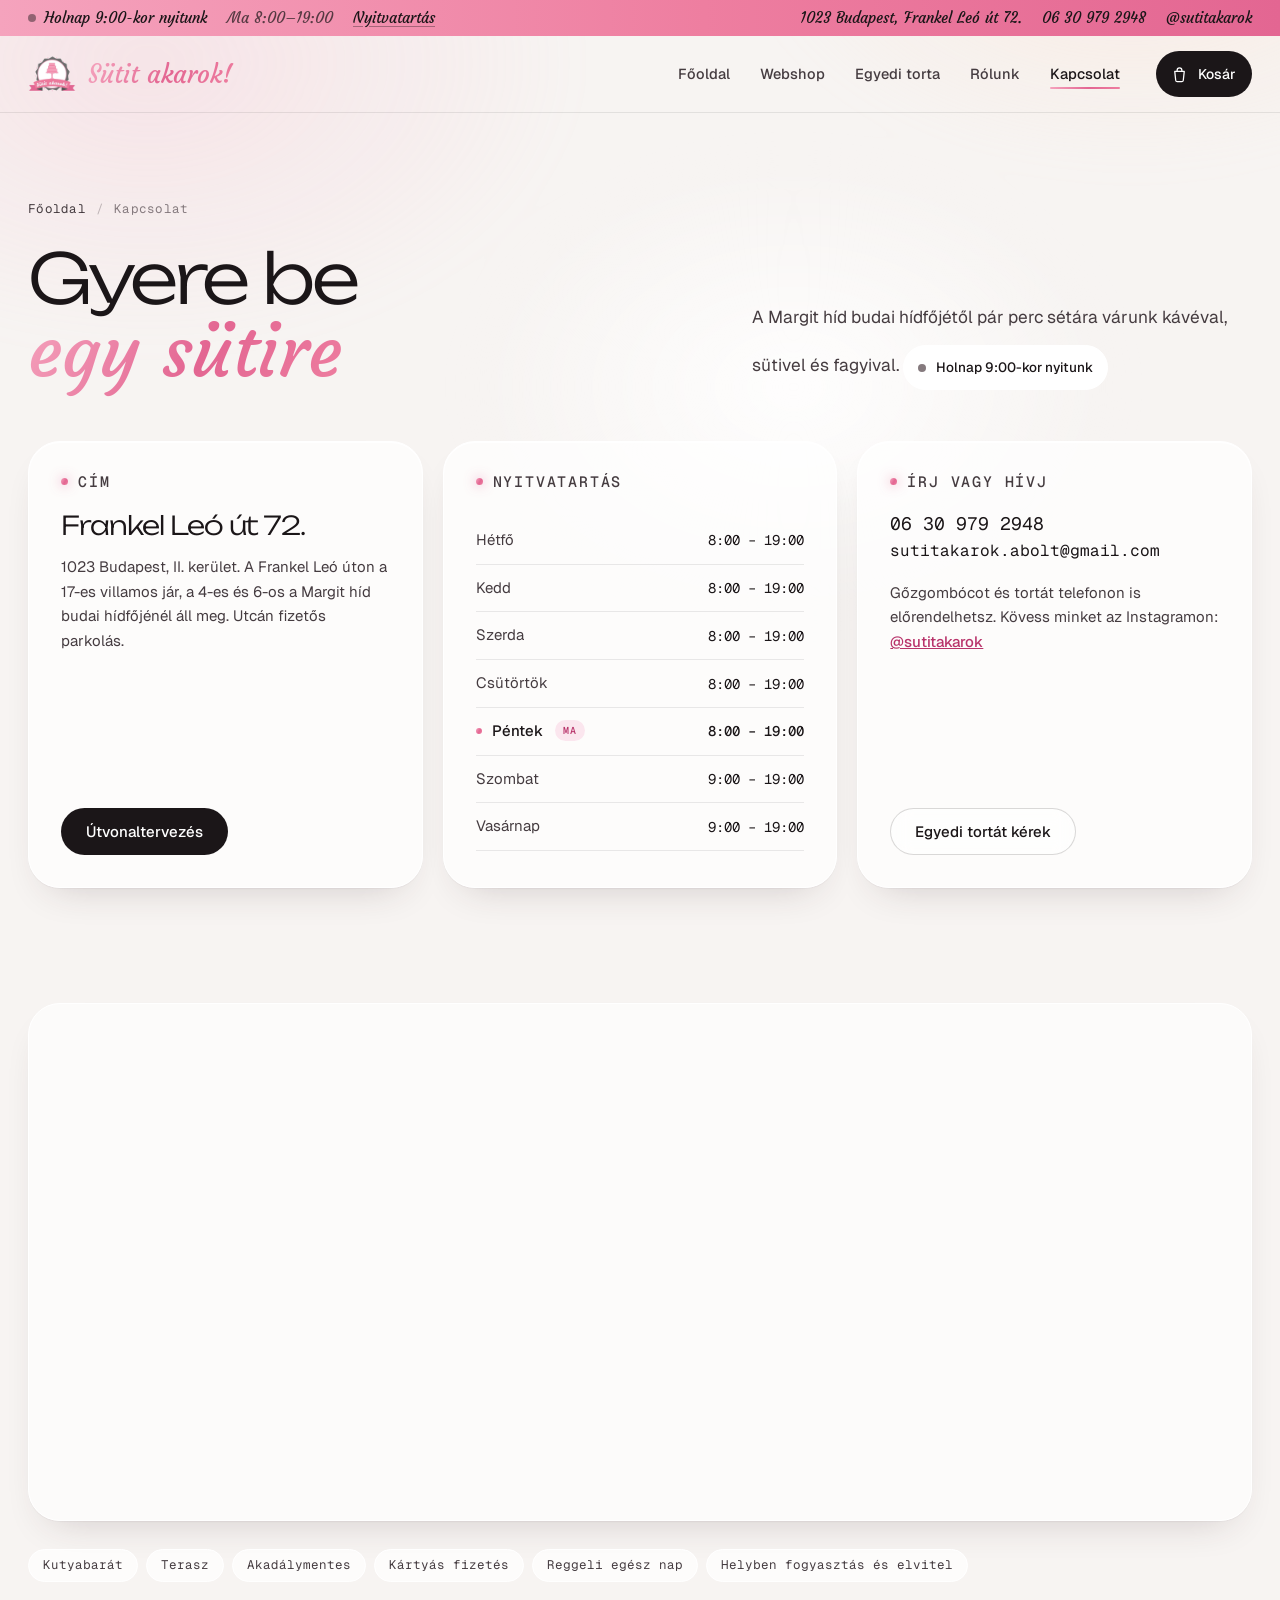
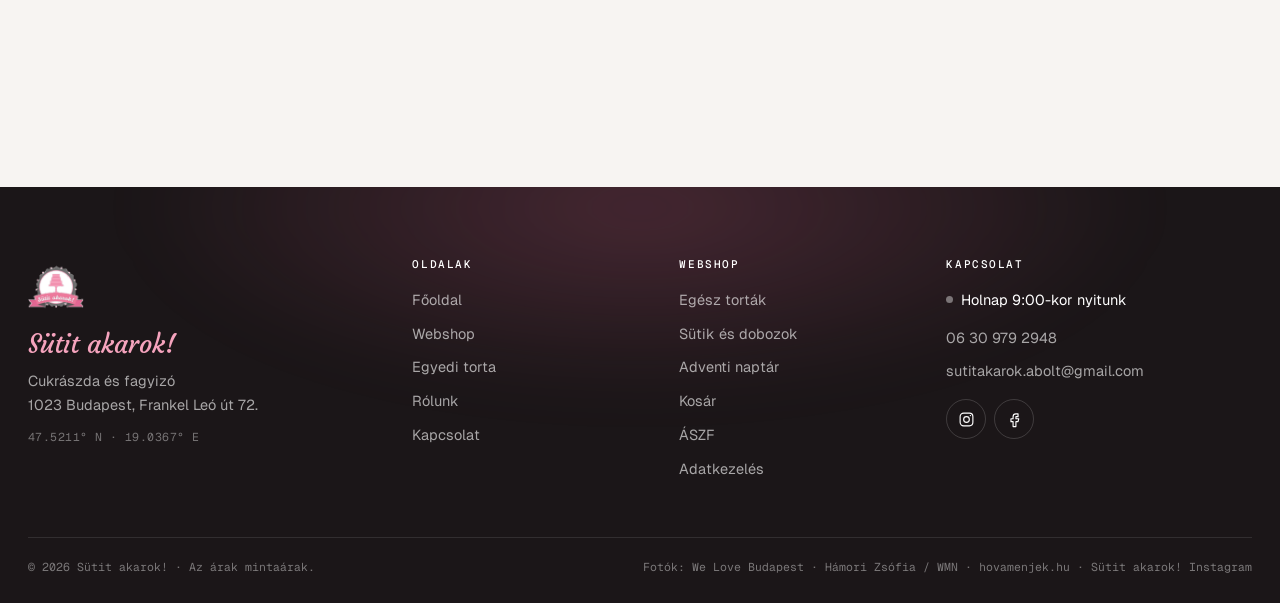
<file: kapcsolat.html>
<!doctype html>
<html lang="hu">
<head>
  <meta charset="utf-8">
  <meta name="viewport" content="width=device-width, initial-scale=1">
  <title>Kapcsolat és nyitvatartás – Sütit akarok!</title>
  <meta name="description" content="Sütit akarok! cukrászda és fagyizó: 1023 Budapest, Frankel Leó út 72. Nyitvatartás, útvonal, telefon és e-mail.">
  <meta name="theme-color" content="#f5f4f7">
  <link rel="icon" href="img/logo-240.png">
  <link rel="preconnect" href="https://fonts.googleapis.com">
  <link rel="preconnect" href="https://fonts.gstatic.com" crossorigin>
  <link href="https://fonts.googleapis.com/css2?family=Courgette&family=Geist:wght@300;400;500;600&family=Geist+Mono:wght@400;500&family=Unbounded:wght@300;400;500&display=swap" rel="stylesheet">
  <link rel="stylesheet" href="styles.css">
  <script>document.documentElement.classList.add('js')</script>
</head>
<body data-page="kapcsolat">
  <a class="skip" href="#tartalom">Ugrás a tartalomra</a>
  <div id="site-header"></div>

  <main id="tartalom">
    <section class="phero">
      <div class="wrap">
        <nav class="crumbs" aria-label="Morzsamenü"><a href="index.html">Főoldal</a><span aria-hidden="true">/</span><span>Kapcsolat</span></nav>
        <div class="phero__in">
          <h1 class="d2">Gyere be<br><span class="rose">egy sütire</span></h1>
          <p class="lead">A Margit híd budai hídfőjétől pár perc sétára várunk kávéval, sütivel és fagyival. <span class="hhero__open" style="position:static;display:inline-flex;margin-top:14px;background:var(--white)"><i class="dot-live" id="live"></i><span data-open-now></span></span></p>
        </div>
      </div>
    </section>

    <section class="sec sec--tight" aria-label="Elérhetőségek">
      <div class="wrap contact-grid">
        <div class="ccard reveal">
          <p class="label">Cím</p>
          <h2>Frankel Leó út 72.</h2>
          <p>1023 Budapest, II. kerület. A Frankel Leó úton a 17-es villamos jár, a 4-es és 6-os a Margit híd budai hídfőjénél áll meg. Utcán fizetős parkolás.</p>
          <a class="btn btn--primary" href="https://www.google.com/maps/dir/?api=1&amp;destination=Budapest%2C%20Frankel%20Le%C3%B3%20%C3%BAt%2072" target="_blank" rel="noopener">Útvonaltervezés</a>
        </div>
        <div class="ccard reveal d-1">
          <p class="label">Nyitvatartás</p>
          <table class="hours" id="hours" aria-label="Nyitvatartás"></table>
          <!-- TODO: nyitvatartás egyeztetése a partnerrel -->
        </div>
        <div class="ccard reveal d-2">
          <p class="label">Írj vagy hívj</p>
          <a class="big" href="tel:+36309792948">06 30 979 2948</a>
          <a class="big" href="mailto:sutitakarok.abolt@gmail.com" style="font-size:16px">sutitakarok.abolt@gmail.com</a>
          <p style="margin-top:14px">Gőzgombócot és tortát telefonon is előrendelhetsz. Kövess minket az Instagramon: <a href="https://www.instagram.com/sutitakarok/" target="_blank" rel="noopener" style="color:var(--p-text);font-weight:500">@sutitakarok</a></p>
          <a class="btn btn--ghost" href="egyedi-torta.html">Egyedi tortát kérek</a>
        </div>
      </div>
    </section>

    <section class="sec sec--tight" aria-label="Térkép">
      <div class="wrap">
        <div class="map reveal">
          <iframe title="Térkép: Sütit akarok!, 1023 Budapest, Frankel Leó út 72." loading="lazy" referrerpolicy="no-referrer-when-downgrade" src="https://maps.google.com/maps?q=Budapest%2C%20Frankel%20Le%C3%B3%20%C3%BAt%2072&amp;z=16&amp;output=embed"></iframe>
        </div>
        <ul class="amen reveal" style="margin-top:28px" aria-label="Szolgáltatások">
          <li>Kutyabarát</li><li>Terasz</li><li>Akadálymentes</li><li>Kártyás fizetés</li><li>Reggeli egész nap</li><li>Helyben fogyasztás és elvitel</li>
        </ul>
      </div>
    </section>
    <div style="height:clamp(56px,7vw,110px)"></div>
  </main>

  <div id="site-footer"></div>
  <script src="js/data.js"></script>
  <script src="js/core.js"></script>
  <script src="js/cartwin.js"></script>
  <script src="js/pages.js"></script>
</body>
</html>
</file>
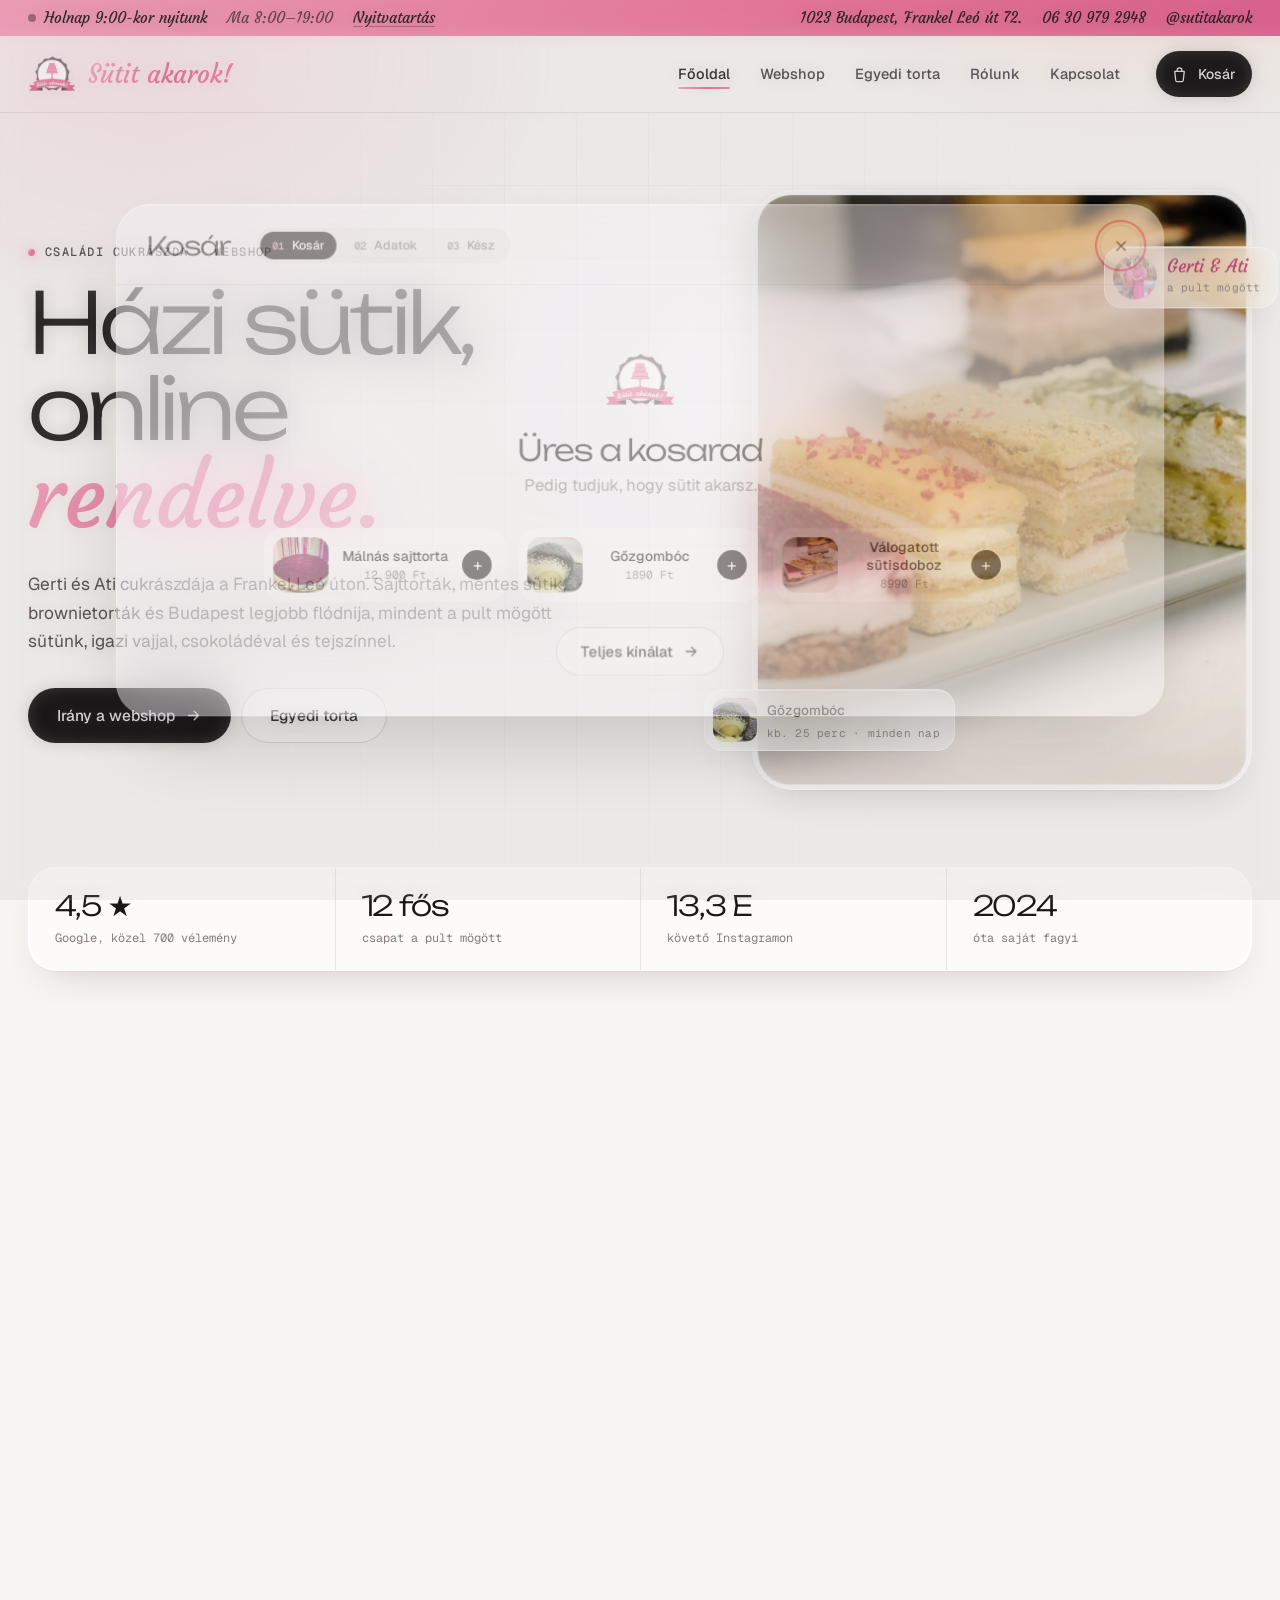
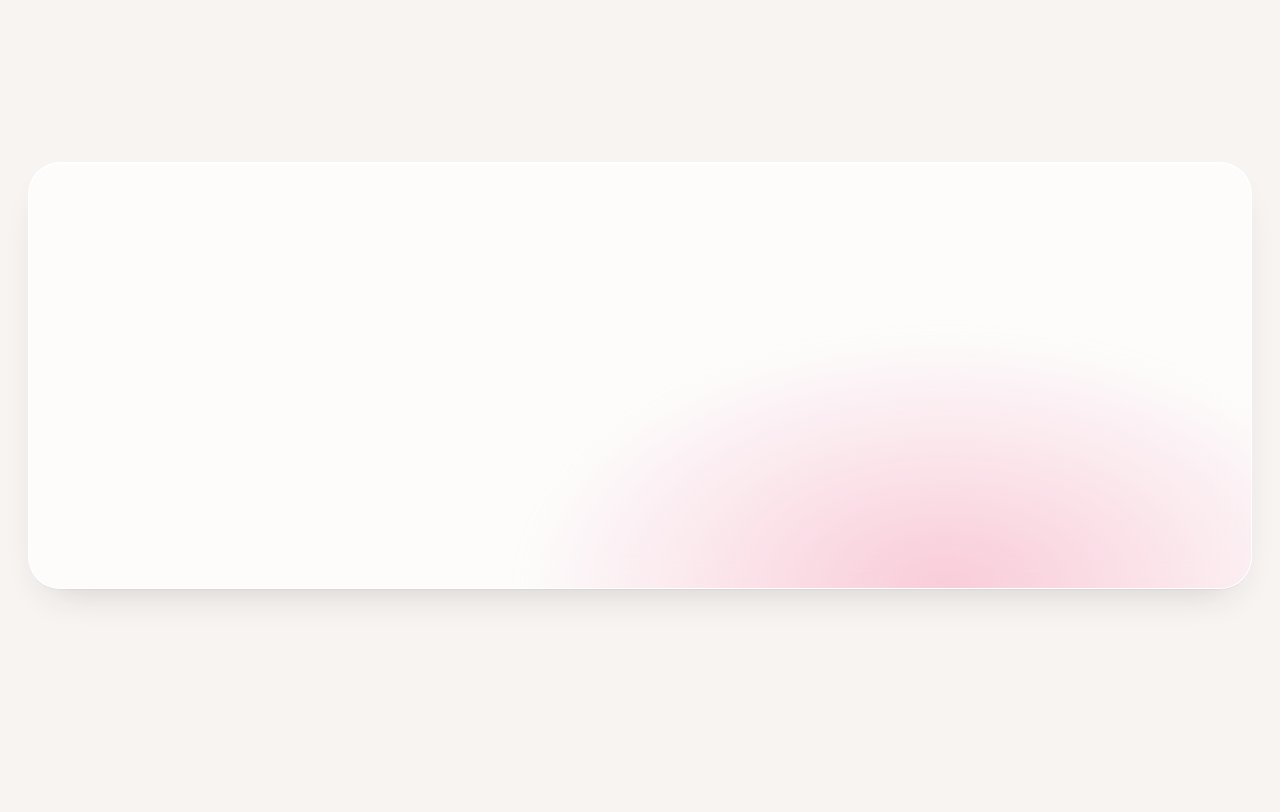
<file: kosar.html>
<!doctype html>
<html lang="hu">
<head>
  <meta charset="utf-8">
  <title>Kosár – Sütit akarok!</title>
  <meta name="robots" content="noindex">
  <!-- A kosár mostantól egy külön ablak, amely minden oldalon elérhető. A régi linkek a főoldalra visznek, ahol az ablak magától megnyílik. -->
  <meta http-equiv="refresh" content="0; url=index.html#kosar">
  <link rel="canonical" href="index.html#kosar">
</head>
<body>
  <p><a href="index.html#kosar">Tovább a kosárhoz</a></p>
</body>
</html>
</file>
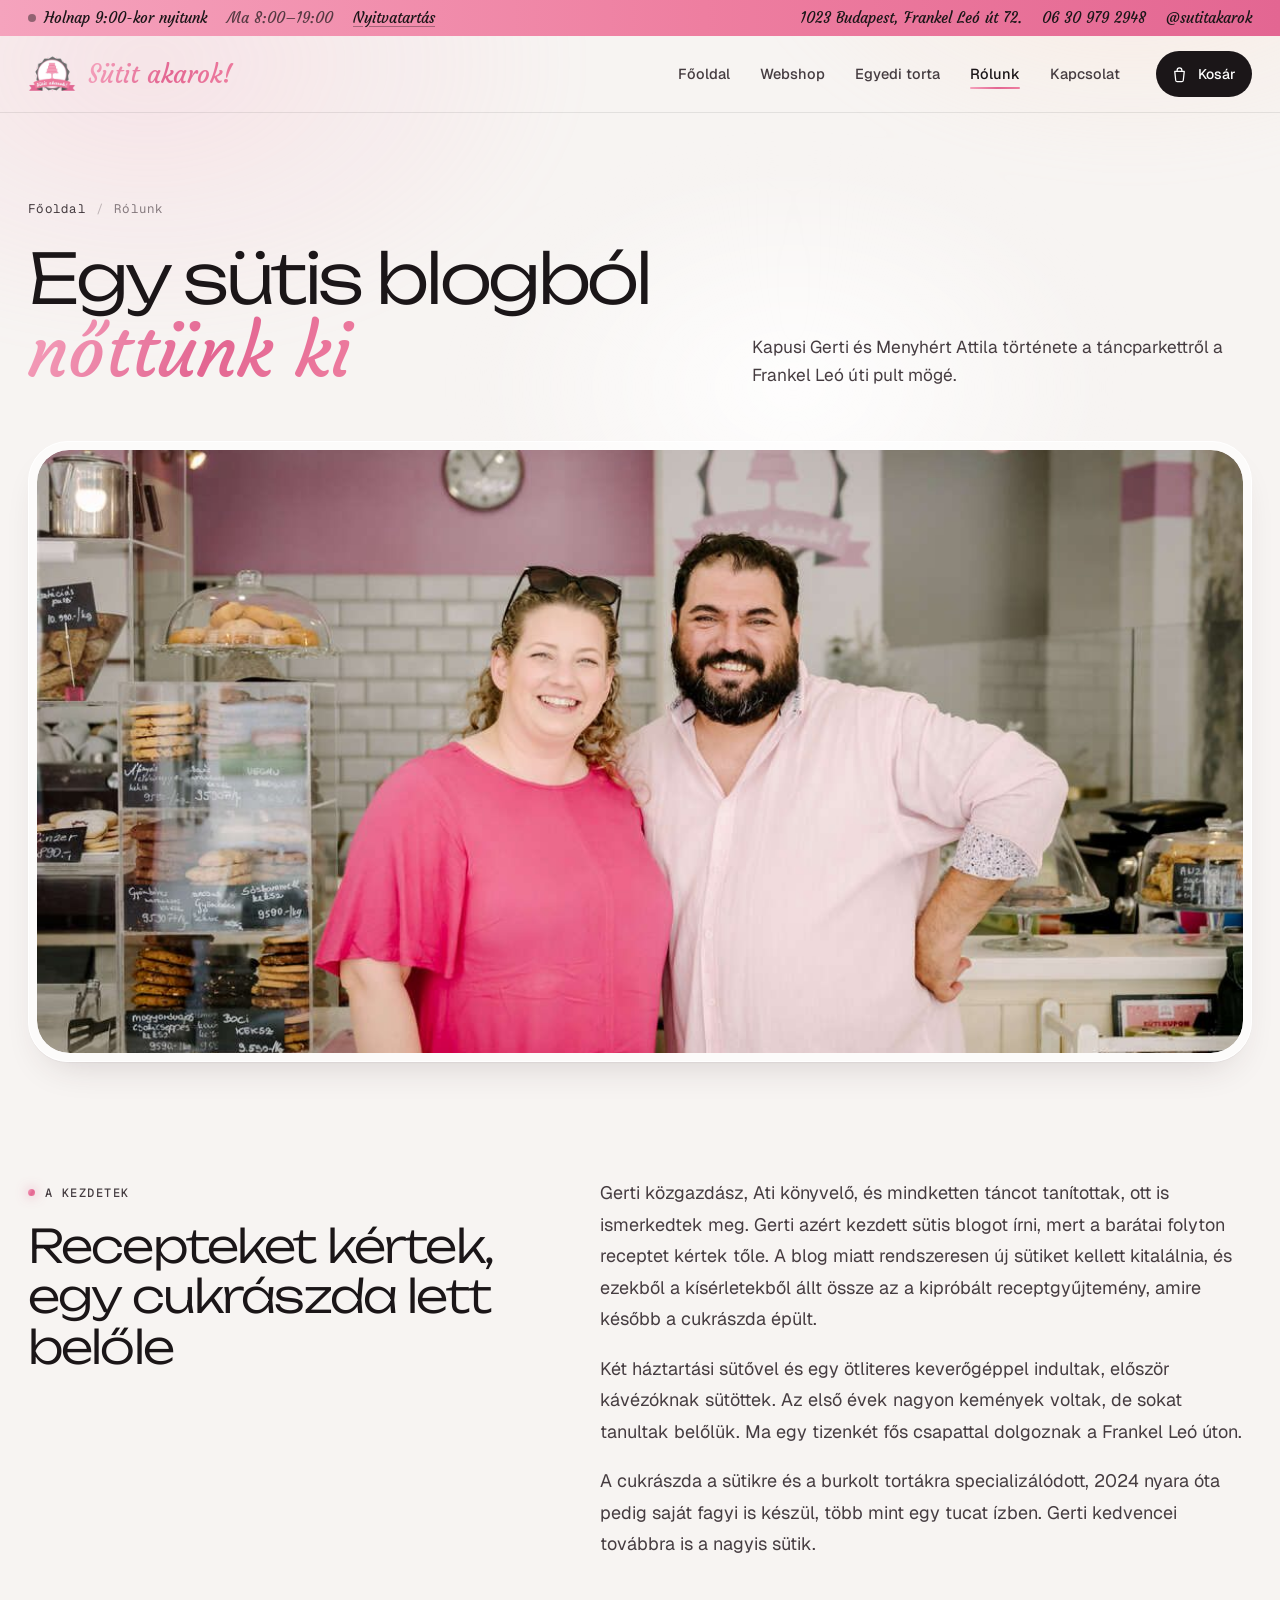
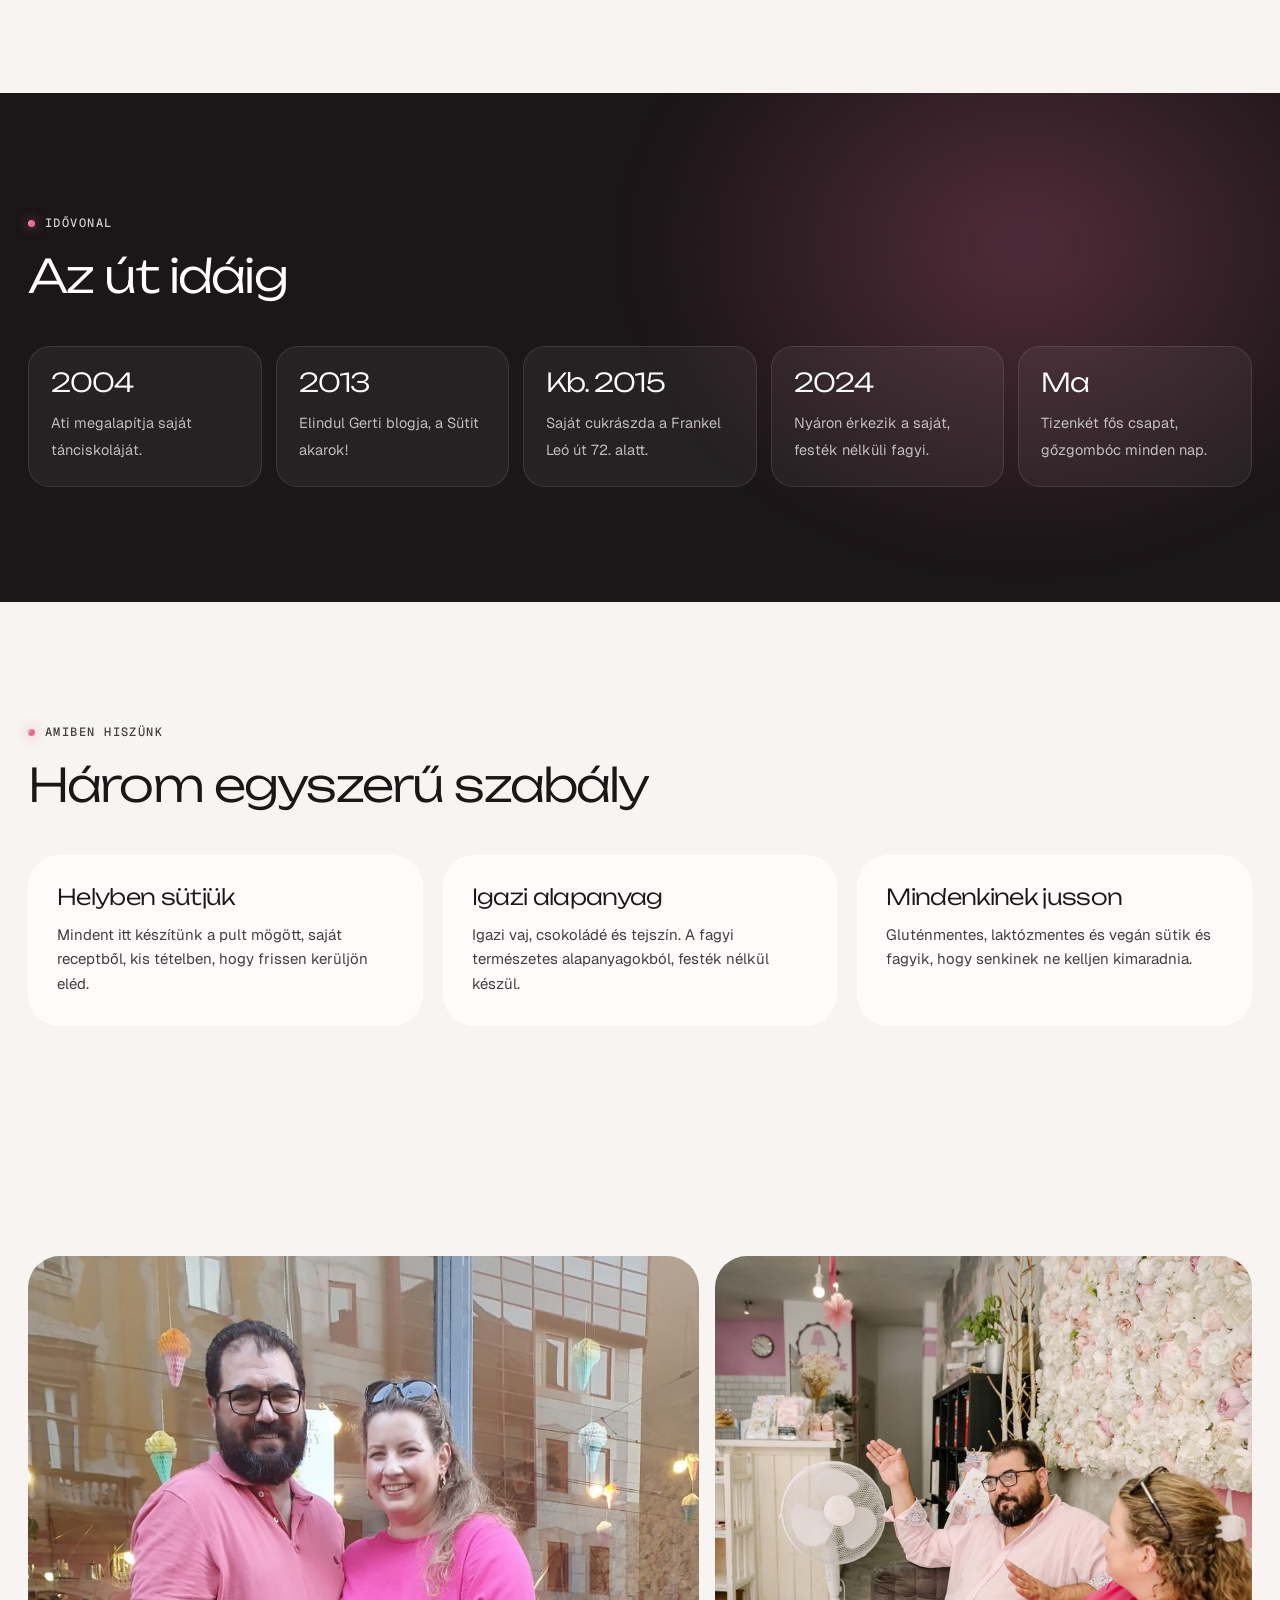
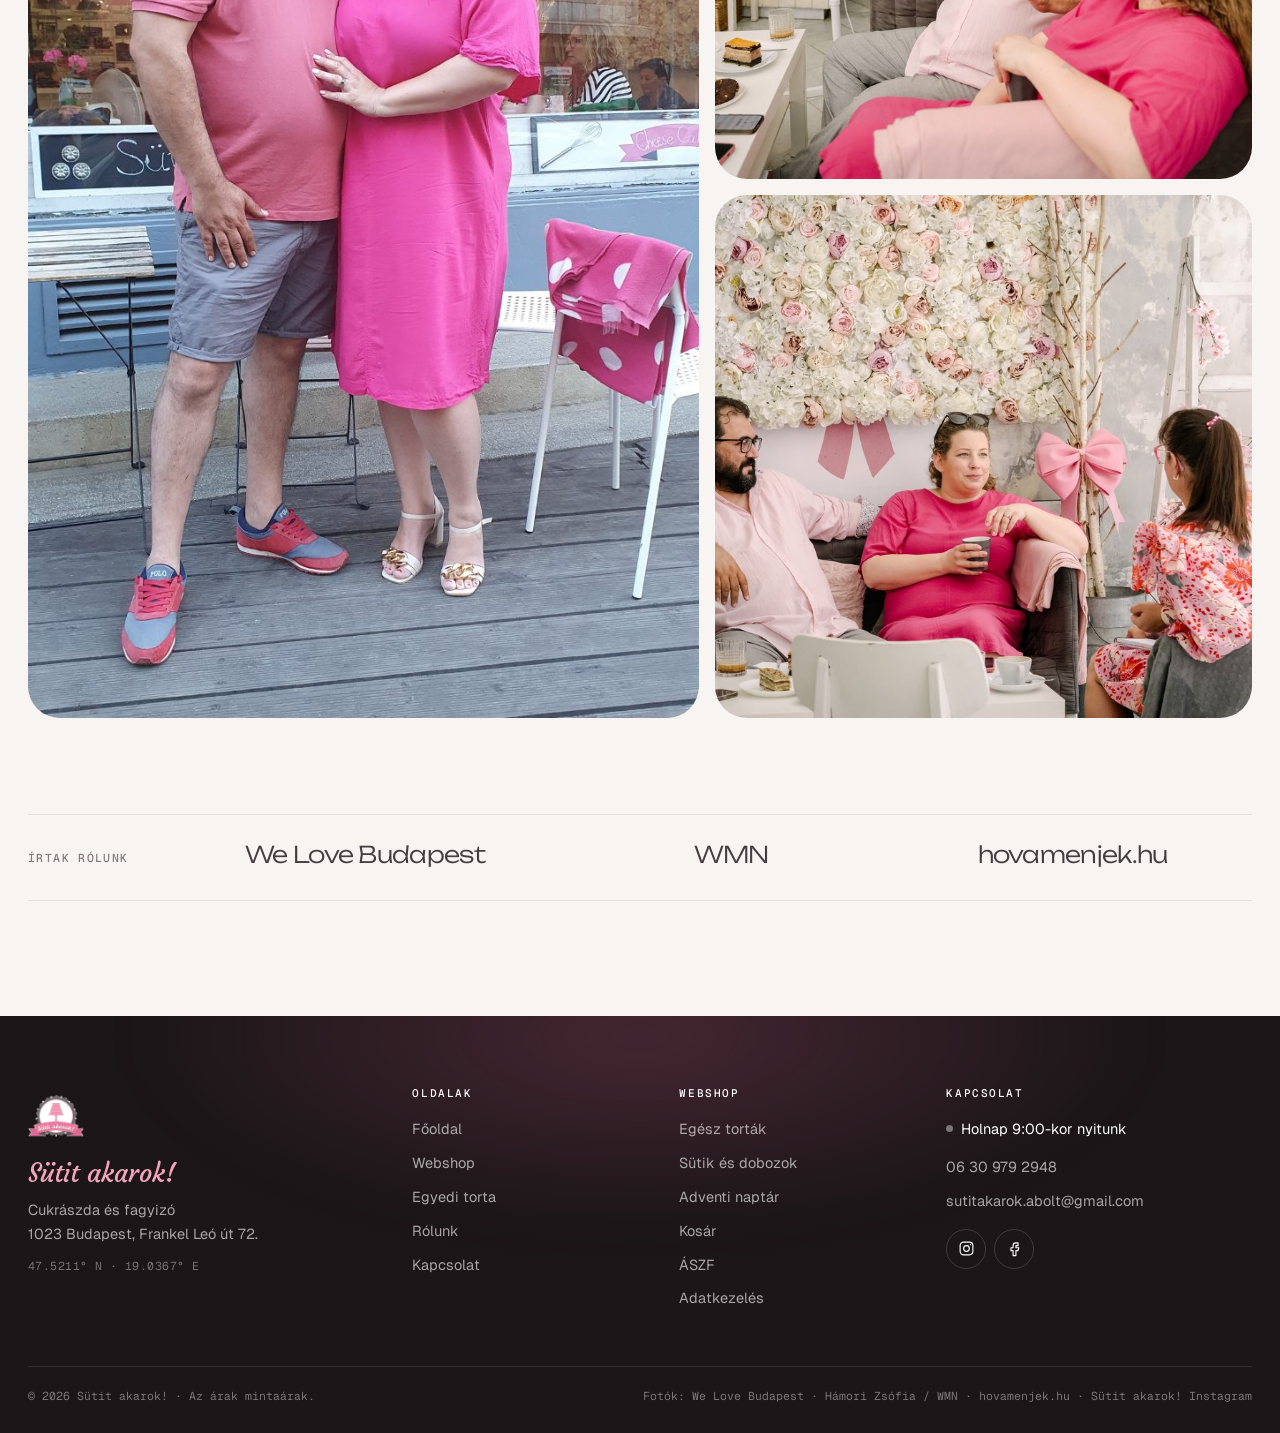
<file: rolunk.html>
<!doctype html>
<html lang="hu">
<head>
  <meta charset="utf-8">
  <meta name="viewport" content="width=device-width, initial-scale=1">
  <title>Rólunk – Sütit akarok!</title>
  <meta name="description" content="Gerti és Ati története: egy sütis blogból lett cukrászda a Frankel Leó úton, ma tizenkét fős csapattal.">
  <meta name="theme-color" content="#f5f4f7">
  <link rel="icon" href="img/logo-240.png">
  <link rel="preconnect" href="https://fonts.googleapis.com">
  <link rel="preconnect" href="https://fonts.gstatic.com" crossorigin>
  <link href="https://fonts.googleapis.com/css2?family=Courgette&family=Geist:wght@300;400;500;600&family=Geist+Mono:wght@400;500&family=Unbounded:wght@300;400;500&display=swap" rel="stylesheet">
  <link rel="stylesheet" href="styles.css">
  <script>document.documentElement.classList.add('js')</script>
</head>
<body data-page="rolunk">
  <a class="skip" href="#tartalom">Ugrás a tartalomra</a>
  <div id="site-header"></div>

  <main id="tartalom">
    <section class="phero">
      <div class="wrap">
        <nav class="crumbs" aria-label="Morzsamenü"><a href="index.html">Főoldal</a><span aria-hidden="true">/</span><span>Rólunk</span></nav>
        <div class="phero__in">
          <h1 class="d2">Egy sütis blogból<br><span class="rose">nőttünk ki</span></h1>
          <p class="lead">Kapusi Gerti és Menyhért Attila története a táncparkettről a Frankel Leó úti pult mögé.</p>
        </div>
      </div>
    </section>

    <div class="wrap reveal"><div class="wide-img"><img class="reveal-img" src="img/foto/gerti-ati-bolt.jpg" alt="Gerti és Ati a Sütit akarok! pultja előtt" width="1170" height="658"></div></div>

    <section class="sec" aria-label="A történetünk">
      <div class="wrap editorial">
        <div class="reveal"><p class="label">A kezdetek</p><h2 class="h2">Recepteket kértek, egy cukrászda lett belőle</h2></div>
        <div class="editorial__body reveal d-1">
          <p>Gerti közgazdász, Ati könyvelő, és mindketten táncot tanítottak, ott is ismerkedtek meg. Gerti azért kezdett sütis blogot írni, mert a barátai folyton receptet kértek tőle. A blog miatt rendszeresen új sütiket kellett kitalálnia, és ezekből a kísérletekből állt össze az a kipróbált receptgyűjtemény, amire később a cukrászda épült.</p>
          <p>Két háztartási sütővel és egy ötliteres keverőgéppel indultak, először kávézóknak sütöttek. Az első évek nagyon kemények voltak, de sokat tanultak belőlük. Ma egy tizenkét fős csapattal dolgoznak a Frankel Leó úton.</p>
          <p>A cukrászda a sütikre és a burkolt tortákra specializálódott, 2024 nyara óta pedig saját fagyi is készül, több mint egy tucat ízben. Gerti kedvencei továbbra is a nagyis sütik.</p>
          <!-- TODO: saját szöveg és friss fotók Gertitől és Atitól; a nyitás pontos éve -->
        </div>
      </div>
    </section>

    <section class="sec sec--night" aria-labelledby="tl-title">
      <div class="wrap">
        <div class="sec__head reveal"><div><p class="label label--light">Idővonal</p><h2 class="h2" id="tl-title">Az út idáig</h2></div></div>
        <ol class="timeline reveal">
          <li><b>2004</b><span>Ati megalapítja saját tánciskoláját.</span></li>
          <li><b>2013</b><span>Elindul Gerti blogja, a Sütit akarok!</span></li>
          <li><b>Kb. 2015</b><span>Saját cukrászda a Frankel Leó út 72. alatt.</span></li>
          <li><b>2024</b><span>Nyáron érkezik a saját, festék nélküli fagyi.</span></li>
          <li><b>Ma</b><span>Tizenkét fős csapat, gőzgombóc minden nap.</span></li>
        </ol>
      </div>
    </section>

    <section class="sec" aria-labelledby="val-title">
      <div class="wrap">
        <div class="sec__head reveal"><div><p class="label">Amiben hiszünk</p><h2 class="h2" id="val-title">Három egyszerű szabály</h2></div></div>
        <div class="values">
          <div class="value reveal"><h3>Helyben sütjük</h3><p>Mindent itt készítünk a pult mögött, saját receptből, kis tételben, hogy frissen kerüljön eléd.</p></div>
          <div class="value reveal d-1"><h3>Igazi alapanyag</h3><p>Igazi vaj, csokoládé és tejszín. A fagyi természetes alapanyagokból, festék nélkül készül.</p></div>
          <div class="value reveal d-2"><h3>Mindenkinek jusson</h3><p>Gluténmentes, laktózmentes és vegán sütik és fagyik, hogy senkinek ne kelljen kimaradnia.</p></div>
        </div>
      </div>
    </section>

    <section class="sec sec--white" aria-label="Képek a cukrászdából">
      <div class="wrap gallery">
        <figure class="reveal"><img src="img/foto/ati-gerti-portre.jpg" alt="Ati és Gerti a cukrászda terasza előtt" loading="lazy" width="760" height="1203"></figure>
        <figure class="reveal d-1"><img src="img/foto/bolt-belso.jpg" alt="Beszélgetés a cukrászda belső terében" loading="lazy" width="1097" height="731"></figure>
        <figure class="reveal d-2"><img src="img/foto/bolt-vendegek.jpg" alt="Vendégek a virágfal előtt" loading="lazy" width="1097" height="731"></figure>
      </div>
      <div class="wrap" style="margin-top:96px">
        <div class="press reveal">
          <p>Írtak rólunk</p>
          <ul>
            <li><a href="https://welovebudapest.com/cikk/2024/05/31/gasztro-sutit-akarok-sutis-flodnis-fagyi-fagylalt/" target="_blank" rel="noopener">We Love Budapest</a></li>
            <li><a href="https://wmn.hu/wmn-life/65036-kapusi-gerti-menyhert-attila-sutit-akarok" target="_blank" rel="noopener">WMN</a></li>
            <li><a href="https://hovamenjek.hu/budapest-ii-kerulet/sutit-akarok" target="_blank" rel="noopener">hovamenjek.hu</a></li>
          </ul>
        </div>
      </div>
    </section>
  </main>

  <div id="site-footer"></div>
  <script src="js/data.js"></script>
  <script src="js/core.js"></script>
  <script src="js/cartwin.js"></script>
  <script src="js/pages.js"></script>
</body>
</html>
</file>
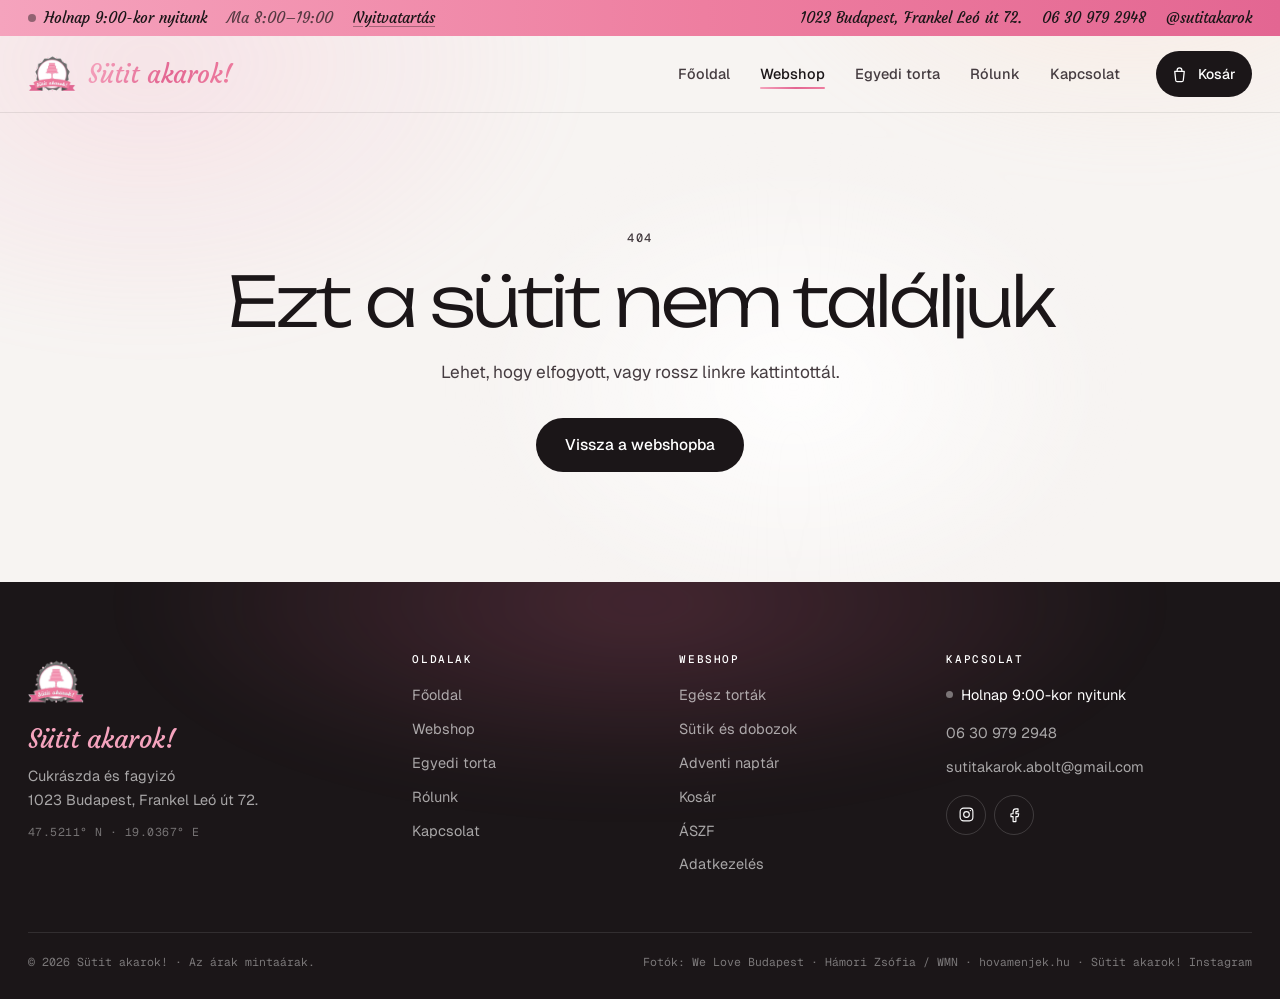
<file: termek.html>
<!doctype html>
<html lang="hu">
<head>
  <meta charset="utf-8">
  <meta name="viewport" content="width=device-width, initial-scale=1">
  <title>Termék – Sütit akarok!</title>
  <meta name="description" content="Rendeld meg online a Sütit akarok! cukrászdától, és vedd át a Frankel Leó úton vagy kérd házhoz Budapesten.">
  <meta name="theme-color" content="#f5f4f7">
  <link rel="icon" href="img/logo-240.png">
  <link rel="preconnect" href="https://fonts.googleapis.com">
  <link rel="preconnect" href="https://fonts.gstatic.com" crossorigin>
  <link href="https://fonts.googleapis.com/css2?family=Courgette&family=Geist:wght@300;400;500;600&family=Geist+Mono:wght@400;500&family=Unbounded:wght@300;400;500&display=swap" rel="stylesheet">
  <link rel="stylesheet" href="styles.css">
  <script>document.documentElement.classList.add('js')</script>
</head>
<body data-page="webshop">
  <a class="skip" href="#tartalom">Ugrás a tartalomra</a>
  <div id="site-header"></div>

  <main id="tartalom">
    <div class="wrap" id="pdp"></div>
    <section class="sec sec--white" id="related-sec" aria-labelledby="rel-title" hidden>
      <div class="wrap">
        <div class="sec__head">
          <div><p class="label">Ehhez is jól illik</p><h2 class="h2" id="rel-title">Ezt is akarni fogod</h2></div>
          <a class="link-arrow" href="webshop.html">Teljes kínálat <svg viewBox="0 0 24 24" aria-hidden="true"><path d="M5 12h14M13 6l6 6-6 6"/></svg></a>
        </div>
        <div class="grid" id="related"></div>
      </div>
    </section>
  </main>

  <div class="stickybuy" id="stickybuy" aria-hidden="true">
    <div><b id="sb-name"></b><span id="sb-price"></span></div>
    <button class="btn btn--primary btn--sm" type="button" id="sb-add" tabindex="-1">Kosárba</button>
  </div>

  <div id="site-footer"></div>
  <script src="js/data.js"></script>
  <script src="js/core.js"></script>
  <script src="js/cartwin.js"></script>
  <script src="js/product.js"></script>
</body>
</html>
</file>
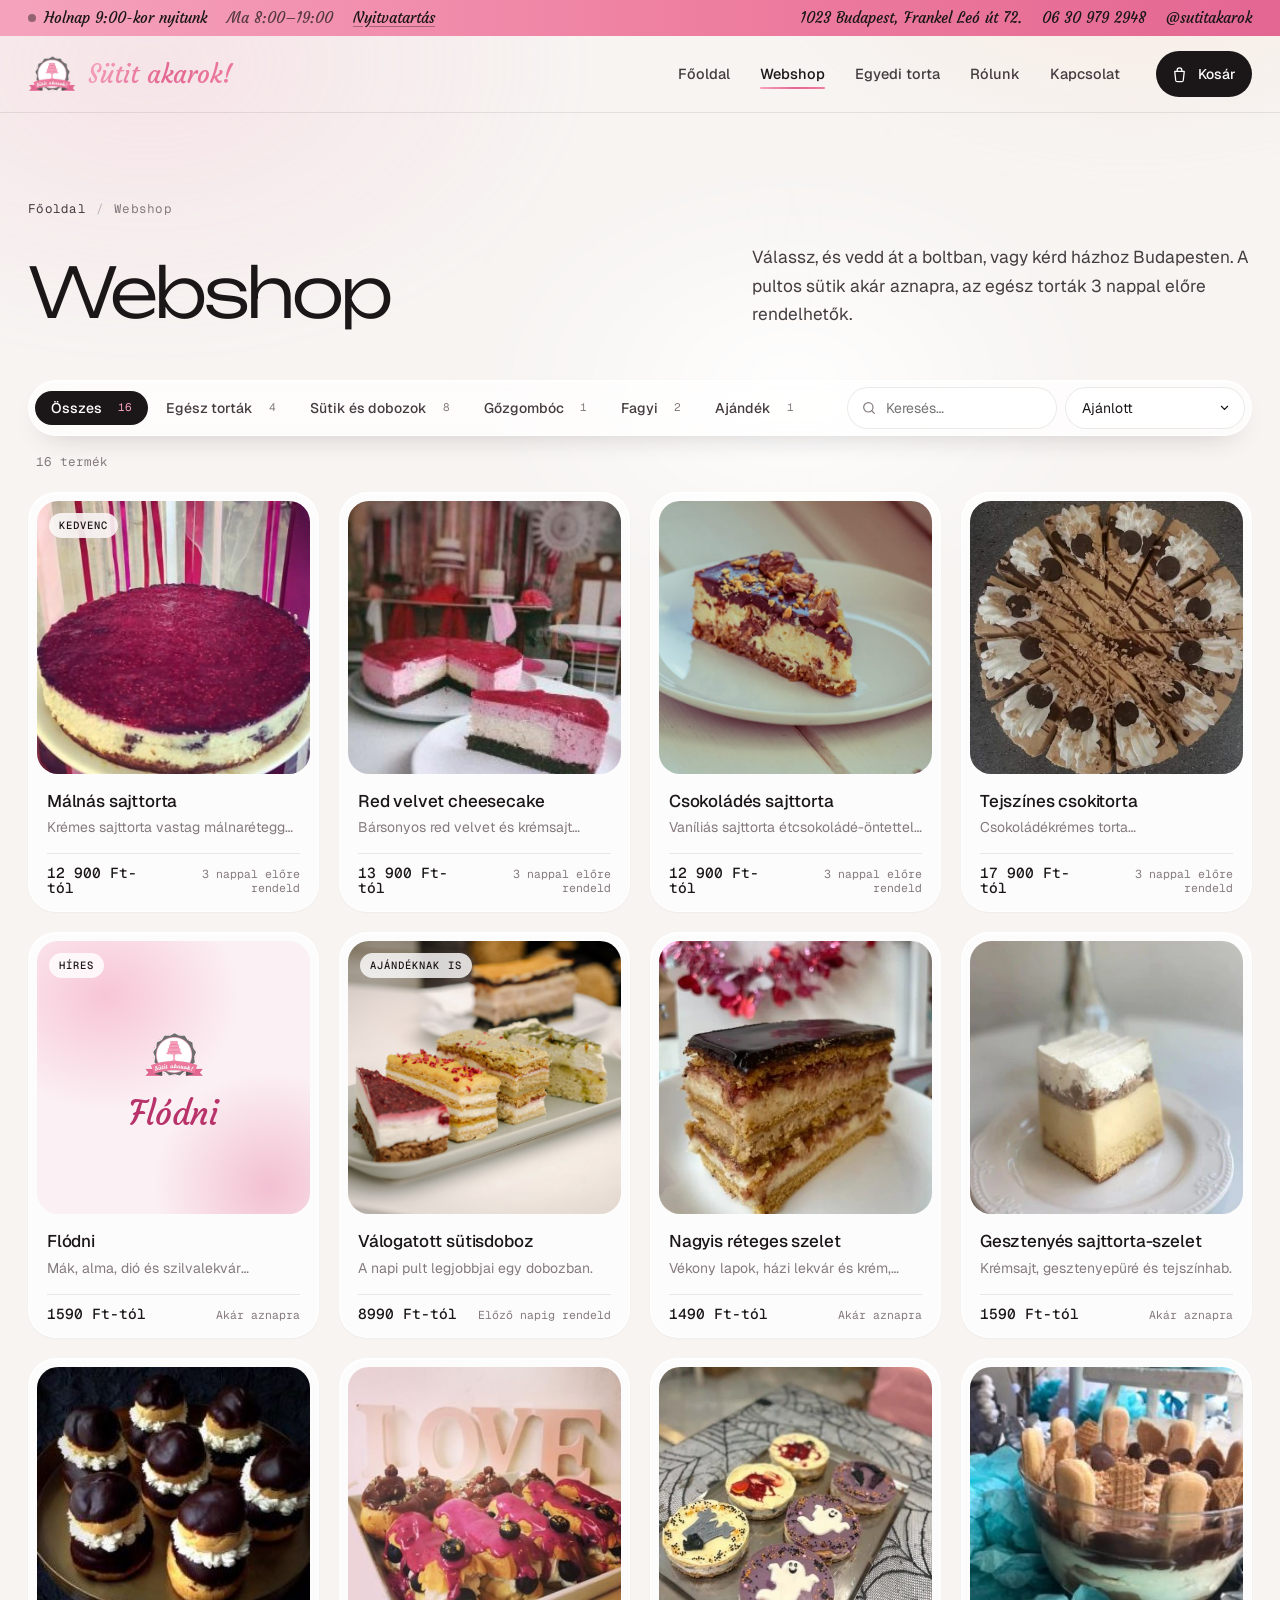
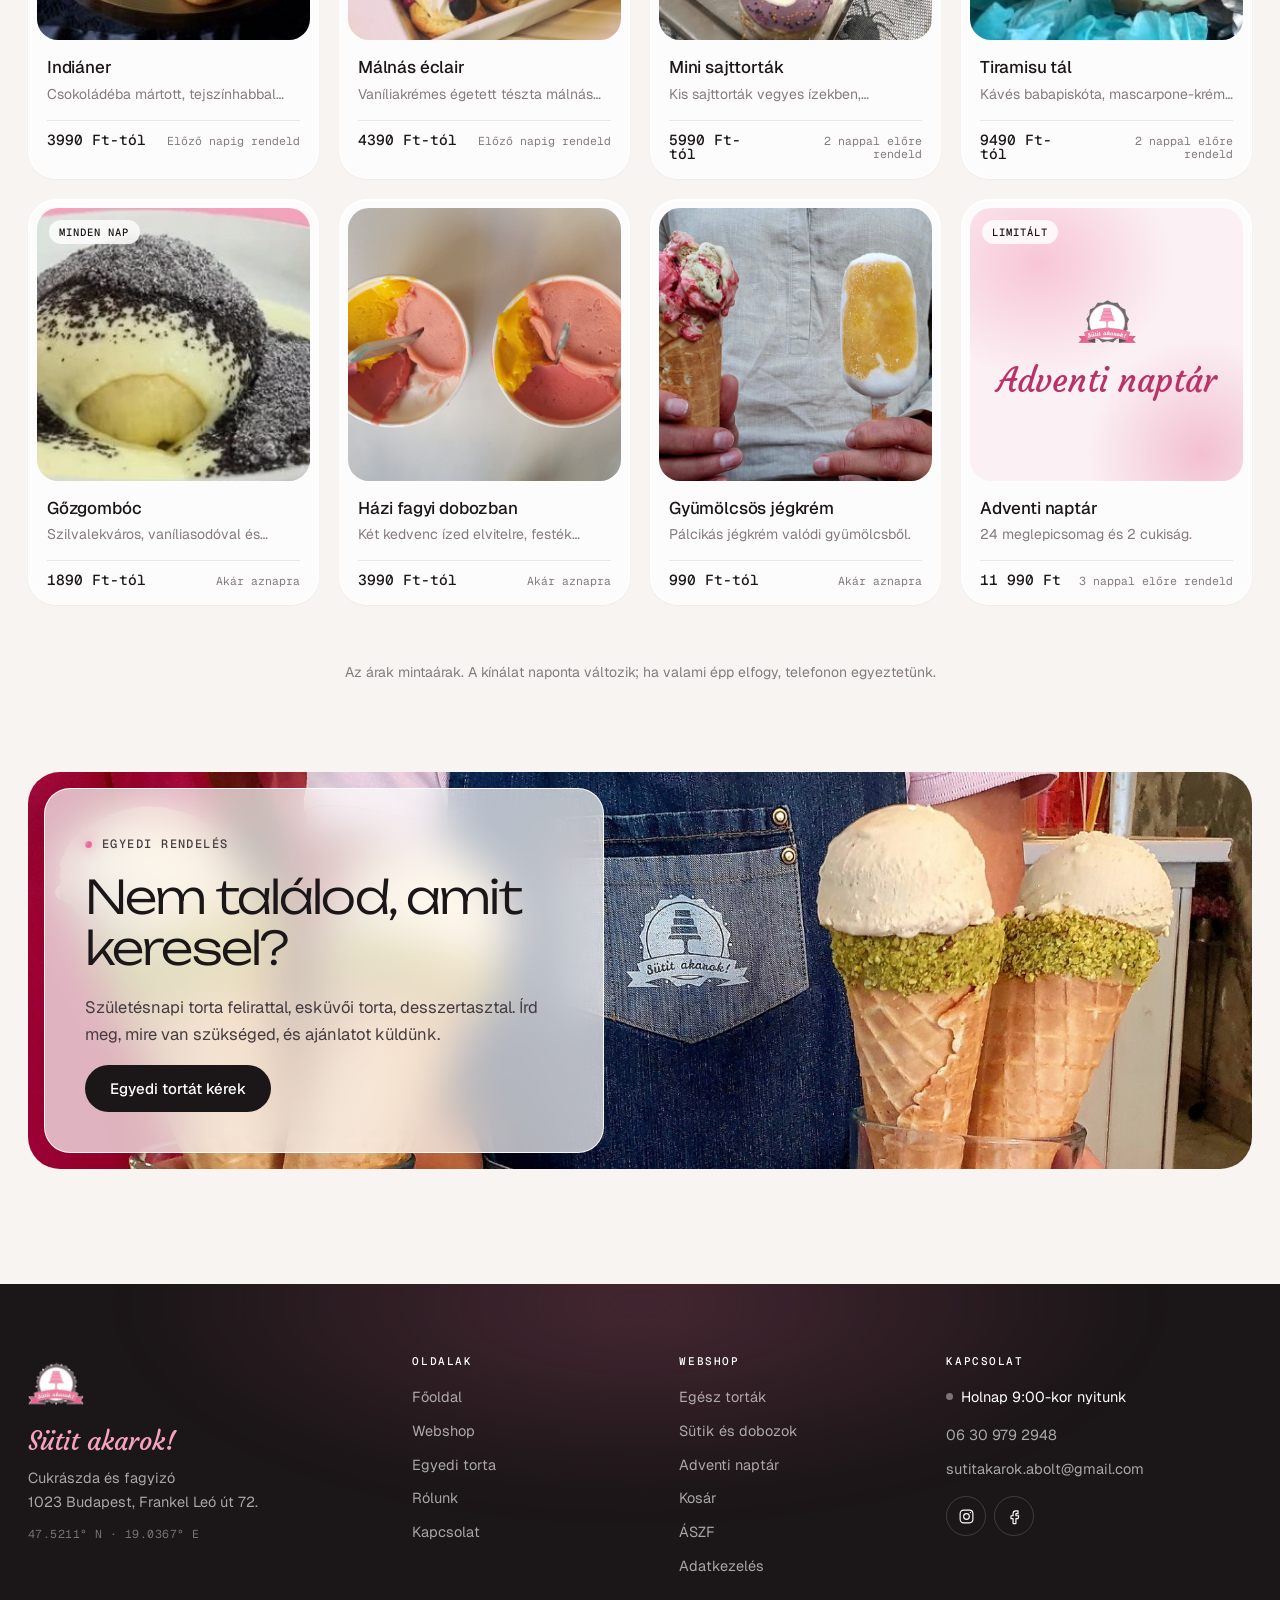
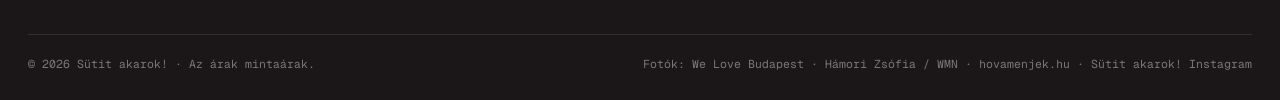
<file: webshop.html>
<!doctype html>
<html lang="hu">
<head>
  <meta charset="utf-8">
  <meta name="viewport" content="width=device-width, initial-scale=1">
  <title>Webshop – Sütit akarok!</title>
  <meta name="description" content="Sajttorták, flódni, gőzgombóc, sütisdobozok és házi fagyi online rendelése. Átvétel a Frankel Leó úton vagy kiszállítás Budapesten.">
  <meta name="theme-color" content="#f5f4f7">
  <link rel="icon" href="img/logo-240.png">
  <link rel="preconnect" href="https://fonts.googleapis.com">
  <link rel="preconnect" href="https://fonts.gstatic.com" crossorigin>
  <link href="https://fonts.googleapis.com/css2?family=Courgette&family=Geist:wght@300;400;500;600&family=Geist+Mono:wght@400;500&family=Unbounded:wght@300;400;500&display=swap" rel="stylesheet">
  <link rel="stylesheet" href="styles.css">
  <script>document.documentElement.classList.add('js')</script>
</head>
<body data-page="webshop">
  <a class="skip" href="#tartalom">Ugrás a tartalomra</a>
  <div id="site-header"></div>

  <main id="tartalom">
    <section class="phero">
      <div class="wrap">
        <nav class="crumbs" aria-label="Morzsamenü"><a href="index.html">Főoldal</a><span aria-hidden="true">/</span><span>Webshop</span></nav>
        <div class="phero__in">
          <h1 class="d2">Webshop</h1>
          <p class="lead">Válassz, és vedd át a boltban, vagy kérd házhoz Budapesten. A pultos sütik akár aznapra, az egész torták 3 nappal előre rendelhetők.</p>
        </div>
      </div>
    </section>

    <div class="toolbar">
      <div class="wrap toolbar__in">
        <div class="chips" id="chips" role="tablist" aria-label="Kategóriák"></div>
        <div class="tools">
          <label class="search"><span class="sr">Keresés a termékek között</span>
            <svg viewBox="0 0 24 24" aria-hidden="true"><circle cx="11" cy="11" r="7"/><path d="M20 20l-3.5-3.5"/></svg>
            <input type="search" id="q" placeholder="Keresés…" autocomplete="off">
          </label>
          <label><span class="sr">Rendezés</span>
            <select class="sel" id="sort">
              <option value="rec">Ajánlott</option>
              <option value="asc">Ár szerint növekvő</option>
              <option value="desc">Ár szerint csökkenő</option>
              <option value="name">Név szerint</option>
            </select>
          </label>
        </div>
      </div>
    </div>

    <section class="wrap" aria-label="Termékek">
      <p class="count" id="count" aria-live="polite"></p>
      <div class="grid" id="grid"></div>
      <p class="muted small center" style="margin-top:56px">Az árak mintaárak. A kínálat naponta változik; ha valami épp elfogy, telefonon egyeztetünk.</p>
      <!-- TODO: valódi árlista és termékfotók a partnertől -->

      <div class="shop-banner reveal">
        <img src="img/foto/fagyi-banner.jpg" alt="" loading="lazy" width="1800" height="588">
        <div class="shop-banner__in">
          <p class="label label--light">Egyedi rendelés</p>
          <h2 class="h2">Nem találod, amit keresel?</h2>
          <p>Születésnapi torta felirattal, esküvői torta, desszertasztal. Írd meg, mire van szükséged, és ajánlatot küldünk.</p>
          <a class="btn btn--light" href="egyedi-torta.html">Egyedi tortát kérek</a>
        </div>
      </div>
    </section>
    <div style="height:clamp(80px,9vw,140px)"></div>
  </main>

  <div id="site-footer"></div>
  <script src="js/data.js"></script>
  <script src="js/core.js"></script>
  <script src="js/cartwin.js"></script>
  <script src="js/shop.js"></script>
</body>
</html>
</file>
<file: styles.css>
/* =====================================================================
   Sütit akarok! – v6 „futur”: letisztult, futurisztikus
   Logó-színek: #F5A3BD · #EE7EA0 · #E36692 · grafit #6B6B6B
   Betűk: Unbounded (címek) · Geist (szöveg) · Geist Mono (címkék, adatok) · Courgette (a logó betűje, kiemelt szavak)
   ===================================================================== */
:root {
  /* kicsit melegebb, családiasabb árnyalatok (a hideg szürke helyett) */
  --bg: #f7f4f2;
  --white: #fff;
  --ink: #1b1618;
  --ink-2: #453c40;
  --mute: #857a7e;
  --graphite: #6b6b6b;
  --line: rgb(27 22 24 / .09);
  --line-2: rgb(27 22 24 / .16);
  --p1: #f5a3bd;
  --p2: #ee7ea0;
  --p3: #e36692;
  --p-text: #b8336a;
  --p-soft: #fbe6ee;
  --grad: linear-gradient(120deg, #f5a3bd 0%, #e36692 55%, #ee7ea0 100%);

  --f-disp: "Unbounded", "Geist", system-ui, sans-serif;
  --f-ui: "Geist", system-ui, -apple-system, "Segoe UI", sans-serif;
  --f-mono: "Geist Mono", ui-monospace, "SFMono-Regular", Consolas, monospace;
  --f-script: "Courgette", "Brush Script MT", cursive;

  --wrap: 1240px;
  --r-sm: 14px;
  --r: 24px;
  --r-lg: 32px;
  --hdr-h: 0px; /* a fejléc nem ragad fel; a ragadós elemek (szűrősáv) a lap tetejéhez igazodnak */
  --ease: cubic-bezier(.2, .7, .1, 1);
  --shadow: 0 1px 1px rgb(60 36 40 / .04), 0 18px 40px -22px rgb(60 36 40 / .24);
  --glow: 0 0 0 1px rgb(227 102 146 / .18), 0 18px 44px -18px rgb(227 102 146 / .55);
}

@view-transition { navigation: auto; }
::view-transition-old(root), ::view-transition-new(root) { animation-duration: .3s; }

*, *::before, *::after { box-sizing: border-box; }
html { scroll-behavior: smooth; scroll-padding-top: 120px; -webkit-text-size-adjust: 100%; }
body { margin: 0; background: var(--bg); color: var(--ink-2); font: 400 16.5px/1.65 var(--f-ui); -webkit-font-smoothing: antialiased; text-rendering: optimizeLegibility; }
/* finom, meleg „aurora” a háttérben: egy kevés rózsaszín és egy kis barackos melegség */
body::before { content: ""; position: fixed; inset: -20vh -10vw auto; height: 90vh; z-index: -1; pointer-events: none;
  background: radial-gradient(40% 50% at 18% 30%, rgb(245 163 189 / .2), transparent 70%), radial-gradient(36% 44% at 82% 12%, rgb(255 214 190 / .3), transparent 70%), radial-gradient(30% 40% at 60% 70%, rgb(255 255 255 / .9), transparent 70%);
  filter: blur(20px); }
body.win-open { overflow: hidden; }
img { display: block; max-width: 100%; height: auto; }
a { color: inherit; }
h1, h2, h3, h4 { margin: 0; color: var(--ink); font-weight: 400; }
p { margin: 0 0 1em; }
button, input, select, textarea { font: inherit; }
::selection { background: var(--p1); color: var(--ink); }
:focus-visible { outline: 2px solid var(--p3); outline-offset: 3px; border-radius: 10px; }
.sr { position: absolute; width: 1px; height: 1px; overflow: hidden; clip: rect(0 0 0 0); white-space: nowrap; }
.skip { position: absolute; left: -999px; top: 8px; z-index: 99; background: var(--ink); color: #fff; padding: 10px 16px; border-radius: 999px; text-decoration: none; }
.skip:focus { left: 12px; }
.wrap { width: min(100% - 56px, var(--wrap)); margin-inline: auto; }
.center { text-align: center; }
.muted { color: var(--mute); }
.small { font-size: 14px; }
.mono { font-family: var(--f-mono); letter-spacing: .02em; }

/* ---------- Üveg ---------- */
.glass { background: rgb(255 255 255 / .62); -webkit-backdrop-filter: blur(22px) saturate(1.6); backdrop-filter: blur(22px) saturate(1.6); border: 1px solid rgb(255 255 255 / .85); box-shadow: inset 0 1px 0 rgb(255 255 255 / .7), var(--shadow); }

/* ---------- Tipográfia ---------- */
.label { display: inline-flex; align-items: center; gap: 10px; font: 500 12px/1 var(--f-mono); letter-spacing: .12em; text-transform: uppercase; color: var(--ink-2); margin-bottom: 22px; }
.label::before { content: ""; width: 7px; height: 7px; border-radius: 50%; background: var(--grad); box-shadow: 0 0 12px rgb(227 102 146 / .7); }
.label--light { color: rgb(255 255 255 / .8); }
.label--plain::before { display: none; }
.d1 { font: 300 clamp(44px, 6.6vw, 104px)/1.02 var(--f-disp); letter-spacing: -.05em; color: var(--ink); }
.d2 { font: 300 clamp(40px, 5.4vw, 84px)/1.04 var(--f-disp); letter-spacing: -.05em; }
.h2 { font: 300 clamp(30px, 3.6vw, 52px)/1.1 var(--f-disp); letter-spacing: -.04em; margin-bottom: 20px; }
.h3 { font: 500 20px/1.3 var(--f-ui); }
.rose { font-family: var(--f-script); font-style: normal; font-weight: 400; letter-spacing: 0; font-size: 1.04em;
  background: var(--grad); -webkit-background-clip: text; background-clip: text; color: transparent; padding-right: .06em; }
.lead { font-size: clamp(17px, 1.35vw, 19.5px); line-height: 1.65; color: var(--ink-2); max-width: 540px; }

/* ---------- Gombok ---------- */
.btn {
  position: relative; display: inline-flex; align-items: center; justify-content: center; gap: 10px;
  font: 500 15px/1 var(--f-ui); text-decoration: none; white-space: nowrap;
  padding: 15px 24px; border-radius: 999px; border: 1px solid transparent; cursor: pointer;
  transition: background-color .3s var(--ease), color .3s var(--ease), border-color .3s var(--ease), box-shadow .3s var(--ease), transform .3s var(--ease);
}
.btn svg { width: 17px; height: 17px; fill: none; stroke: currentColor; stroke-width: 1.8; stroke-linecap: round; stroke-linejoin: round; transition: transform .3s var(--ease); }
.btn:hover svg { transform: translateX(3px); }
.btn:active { transform: translateY(1px); }
.btn--sm { padding: 11px 16px; font-size: 14px; }
.btn--lg { padding: 18px 28px; font-size: 15.5px; }
.btn--block { width: 100%; }
.btn--primary { background: var(--ink); color: var(--white); }
.btn--primary:hover { box-shadow: var(--glow); background: #1d1b20; }
.btn--ghost { background: rgb(255 255 255 / .5); border-color: var(--line-2); color: var(--ink); -webkit-backdrop-filter: blur(10px); backdrop-filter: blur(10px); }
.btn--ghost:hover { border-color: var(--ink); background: var(--white); }
.btn--light { background: var(--white); color: var(--ink); }
.btn--light:hover { box-shadow: var(--glow); }
.btn--text { background: none; color: var(--ink-2); padding: 12px; }
.btn--text:hover { color: var(--ink); }
.btn[disabled] { opacity: .55; cursor: wait; }
.cta { display: flex; flex-wrap: wrap; gap: 10px; margin-top: 32px; }
.link-arrow { display: inline-flex; align-items: center; gap: 10px; font-weight: 500; color: var(--ink); text-decoration: none; padding-bottom: 6px; border-bottom: 1px solid var(--line-2); transition: gap .3s var(--ease), border-color .3s; }
.link-arrow:hover { gap: 14px; border-color: var(--p3); }
.link-arrow svg { width: 17px; height: 17px; fill: none; stroke: currentColor; stroke-width: 1.8; stroke-linecap: round; stroke-linejoin: round; }
.iconbtn { width: 42px; height: 42px; border-radius: 50%; border: 1px solid var(--line-2); background: rgb(255 255 255 / .6); color: var(--ink); display: grid; place-items: center; cursor: pointer; transition: border-color .25s, background-color .25s; flex-shrink: 0; }
.iconbtn:hover { border-color: var(--ink); background: var(--white); }
.iconbtn svg { width: 17px; height: 17px; fill: none; stroke: currentColor; stroke-width: 1.8; stroke-linecap: round; stroke-linejoin: round; }

/* ---------- Infósáv a legtetején ---------- */
/* a cég színe (a logó rózsaszínjei) és a cég betűje (Courgette, a logó felirata);
   sötét szöveg, mert a fehér ilyen kis méretben nem lenne jól olvasható a rózsaszínen */
.topbar { background: linear-gradient(90deg, #f5a3bd 0%, #ee7ea0 55%, #e36692 100%); color: var(--ink); font: 400 15px/1.2 var(--f-script); }
.topbar__in { width: min(100% - 56px, var(--wrap)); margin-inline: auto; display: flex; justify-content: space-between; align-items: center; gap: 16px; padding: 9px 0; }
.topbar p { margin: 0; display: flex; align-items: center; gap: 20px; flex-wrap: wrap; }
.topbar__open .dot-live { margin-right: -12px; background: rgb(27 22 24 / .45); }
.topbar__open .dot-live.is-open { background: #10893f; box-shadow: 0 0 0 3px rgb(255 255 255 / .55); }
.topbar__today { color: rgb(27 22 24 / .72); }
.topbar a { color: var(--ink); text-decoration: none; transition: color .2s; }
.topbar a:hover { color: var(--white); }
.topbar__more { text-decoration: underline !important; text-underline-offset: 3px; text-decoration-color: rgb(27 22 24 / .35) !important; }

/* ---------- Fejléc: logó és név a bal sarokban, a helyén marad ---------- */
.hdr { border-bottom: 1px solid var(--line); }
.hdr__in { width: min(100% - 56px, var(--wrap)); margin-inline: auto; display: flex; align-items: center; gap: 24px; padding: 14px 0; }
.hdr__brand { display: flex; align-items: center; gap: 12px; text-decoration: none; flex-shrink: 0; }
.hdr__brand img { width: 48px; height: 48px; transition: transform .6s var(--ease); }
.hdr__brand:hover img { transform: rotate(-6deg); }
.hdr__brand span { font: 400 25px/1 var(--f-script); background: var(--grad); -webkit-background-clip: text; background-clip: text; color: transparent; padding-right: .08em; white-space: nowrap; }
.tabs { display: flex; flex-wrap: wrap; gap: 4px 6px; margin-left: auto; }
.tabs a { position: relative; display: inline-flex; align-items: center; padding: 10px 12px; color: var(--ink-2); text-decoration: none; font: 500 14.5px/1 var(--f-ui); transition: color .25s; }
.tabs a::after { content: ""; position: absolute; left: 12px; right: 12px; bottom: 2px; height: 2px; border-radius: 2px; background: var(--grad); transform: scaleX(0); transform-origin: left; transition: transform .35s var(--ease); }
.tabs a:hover { color: var(--ink); }
.tabs a:hover::after { transform: scaleX(.5); }
.tabs a[aria-current="page"] { color: var(--ink); }
.tabs a[aria-current="page"]::after { transform: scaleX(1); }
.cartbtn { display: inline-flex; align-items: center; gap: 9px; height: 46px; padding: 0 16px 0 14px; border-radius: 999px; border: 0; background: var(--ink); color: var(--white); font: 500 14px/1 var(--f-ui); cursor: pointer; transition: box-shadow .3s; }
.cartbtn:hover { box-shadow: var(--glow); }
.cartbtn svg { width: 19px; height: 19px; fill: none; stroke: currentColor; stroke-width: 1.6; stroke-linejoin: round; }
.cartbtn__count { min-width: 22px; height: 22px; padding: 0 6px; border-radius: 999px; background: var(--grad); color: var(--ink); font: 600 11.5px/22px var(--f-mono); text-align: center; }
.cartbtn__count[hidden] { display: none; }
.cartbtn.bump .cartbtn__count { animation: bump .5s var(--ease); }
@keyframes bump { 40% { transform: scale(1.4); } }

/* ---------- Szekciók ---------- */
.sec { position: relative; padding: clamp(72px, 9vw, 132px) 0; }
.sec--tight { padding-top: 0; }
.sec--night { background: var(--ink); color: rgb(255 255 255 / .72); overflow: hidden; isolation: isolate; }
.sec--night::before { content: ""; position: absolute; inset: -30% -10% auto auto; width: 60%; height: 120%; z-index: -1; background: radial-gradient(closest-side, rgb(227 102 146 / .28), transparent); filter: blur(30px); }
.sec--night h2, .sec--night h3 { color: var(--white); }
.sec__head { display: flex; justify-content: space-between; align-items: end; gap: 32px; margin-bottom: 44px; }
.sec__head .h2 { margin: 0; }
.panel { position: relative; background: rgb(255 255 255 / .7); border: 1px solid rgb(255 255 255 / .9); border-radius: var(--r-lg); padding: clamp(24px, 3.6vw, 48px); box-shadow: inset 0 1px 0 #fff, var(--shadow); -webkit-backdrop-filter: blur(18px); backdrop-filter: blur(18px); }
.panel--glow { overflow: hidden; isolation: isolate; }
.panel--glow::before { content: ""; position: absolute; inset: auto -10% -60% 40%; height: 120%; z-index: -1; background: radial-gradient(closest-side, rgb(245 163 189 / .55), transparent); filter: blur(10px); }

/* ---------- Oldalfejléc ---------- */
.phero { padding: clamp(48px, 7vw, 96px) 0 clamp(32px, 4vw, 56px); }
.phero__in { display: grid; grid-template-columns: 1.35fr 1fr; gap: 48px; align-items: end; }
.phero .d2 { margin: 0; }
.phero .lead { margin: 0; }
.crumbs { display: flex; flex-wrap: wrap; gap: 10px; align-items: center; font: 400 12.5px/1 var(--f-mono); color: var(--mute); margin-bottom: 28px; letter-spacing: .02em; }
.crumbs a { color: var(--ink-2); text-decoration: none; }
.crumbs a:hover { color: var(--p-text); }
.crumbs span[aria-hidden] { opacity: .5; }

/* ---------- Termékkártya ---------- */
.card { position: relative; display: flex; flex-direction: column; padding: 8px 8px 16px; border-radius: 28px; background: rgb(255 255 255 / .72); border: 1px solid rgb(255 255 255 / .9); box-shadow: inset 0 1px 0 #fff, 0 1px 2px rgb(27 22 24 / .04); transition: transform .5s var(--ease), box-shadow .5s var(--ease); }
.card:hover { transform: translateY(-4px); box-shadow: inset 0 1px 0 #fff, 0 26px 50px -26px rgb(27 22 24 / .3); }
.card__top { position: relative; }
.card__media { position: relative; display: block; aspect-ratio: 1; border-radius: 21px; overflow: hidden; background: var(--p-soft); text-decoration: none; }
.card__media img { width: 100%; height: 100%; object-fit: cover; transition: transform 1s var(--ease); }
.card:hover .card__media img { transform: scale(1.05); }
.badge { position: absolute; top: 12px; left: 12px; z-index: 1; padding: 7px 10px; border-radius: 999px; background: rgb(255 255 255 / .8); -webkit-backdrop-filter: blur(10px); backdrop-filter: blur(10px); color: var(--ink); font: 500 10.5px/1 var(--f-mono); letter-spacing: .1em; text-transform: uppercase; }
.card__quick { position: absolute; right: 12px; bottom: 12px; z-index: 2; width: 44px; height: 44px; border-radius: 50%; border: 0; background: var(--ink); color: var(--white); cursor: pointer; display: grid; place-items: center;
  opacity: 0; transform: translateY(6px) scale(.9); transition: opacity .35s var(--ease), transform .35s var(--ease), box-shadow .3s; }
.card__quick svg { width: 18px; height: 18px; fill: none; stroke: currentColor; stroke-width: 2; stroke-linecap: round; }
.card__quick:hover { box-shadow: var(--glow); }
.card:hover .card__quick, .card__quick:focus-visible { opacity: 1; transform: none; }
.card__body { padding: 16px 10px 0; }
.card h3 { font: 500 17px/1.3 var(--f-ui); letter-spacing: -.01em; }
.card h3 a { text-decoration: none; }
.card h3 a:hover { color: var(--p-text); }
.card__body p { font-size: 14px; color: var(--mute); margin: 4px 0 14px; display: -webkit-box; -webkit-line-clamp: 1; -webkit-box-orient: vertical; overflow: hidden; }
.card__meta { display: flex; justify-content: space-between; align-items: baseline; gap: 10px; padding-top: 12px; border-top: 1px solid var(--line); }
.card__price { font: 500 14.5px/1 var(--f-mono); color: var(--ink); }
.card__lead { font: 400 11.5px/1.2 var(--f-mono); color: var(--mute); text-align: right; }
.ph { width: 100%; height: 100%; display: grid; place-content: center; justify-items: center; gap: 12px; text-align: center;
  background: radial-gradient(70% 60% at 25% 20%, rgb(245 163 189 / .55), transparent 70%), radial-gradient(60% 60% at 85% 90%, rgb(227 102 146 / .35), transparent 70%), #fbf0f4; }
.ph img { width: 60px; height: 60px; }
.ph span { font: 400 clamp(26px, 2.6vw, 36px)/1 var(--f-script); color: var(--p-text); padding: 0 12px; }

.grid { display: grid; grid-template-columns: repeat(4, 1fr); gap: 20px; }
.rail { display: grid; grid-auto-flow: column; grid-auto-columns: calc((100% - 3 * 20px) / 4); gap: 20px; overflow-x: auto; scroll-snap-type: x mandatory; scrollbar-width: none; padding: 4px 2px 12px; }
.rail::-webkit-scrollbar { display: none; }
.rail > * { scroll-snap-align: start; }
.rail-ctrl { display: flex; gap: 8px; align-items: center; }

/* ---------- FŐOLDAL ---------- */
.hhero { position: relative; padding: clamp(40px, 6vw, 88px) 0 0; }
.hhero::before { content: ""; position: absolute; inset: 0 0 -10%; z-index: -1; pointer-events: none;
  background-image: linear-gradient(var(--line) 1px, transparent 1px), linear-gradient(90deg, var(--line) 1px, transparent 1px); background-size: 72px 72px;
  -webkit-mask-image: radial-gradient(60% 70% at 50% 35%, #000, transparent 75%); mask-image: radial-gradient(60% 70% at 50% 35%, #000, transparent 75%); opacity: .7; }
.hhero__in { display: grid; grid-template-columns: 1.1fr 1fr; gap: clamp(32px, 5vw, 72px); align-items: center; }
.hhero__copy .d1 { margin-bottom: 28px; }
.hhero__media { position: relative; justify-self: end; width: min(100%, 500px); }
.hhero__frame { position: relative; aspect-ratio: 4 / 4.8; border-radius: 40px; overflow: hidden; padding: 8px; background: rgb(255 255 255 / .6); border: 1px solid rgb(255 255 255 / .9); box-shadow: var(--shadow); }
.hhero__frame img { width: 100%; height: 100%; object-fit: cover; border-radius: 32px; animation: settle 1.6s var(--ease) both; }
@keyframes settle { from { transform: scale(1.08); filter: saturate(.6); } }
.chip { position: absolute; display: inline-flex; align-items: center; gap: 10px; padding: 10px 14px; border-radius: 18px; font-size: 13.5px; color: var(--ink); white-space: nowrap; animation: float 7s ease-in-out infinite; }
.chip b { font-weight: 500; }
.chip .mono { font-size: 11px; color: var(--mute); }
.chip--live { left: -34px; top: 56px; font-weight: 500; }
.chip--family { right: -26px; top: 64px; padding: 8px 16px 8px 8px; animation-delay: -2.5s; }
.chip--family img { width: 44px; height: 44px; border-radius: 50%; object-fit: cover; object-position: 50% 18%; }
.chip--family > span { display: flex; flex-direction: column; gap: 3px; }
.chip--family .script { font: 400 18px/1 var(--f-script); color: var(--p-text); }
.chip--tag { left: -48px; bottom: 34px; padding: 8px 14px 8px 8px; animation-delay: -4.5s; }
.chip--tag img { width: 44px; height: 44px; border-radius: 12px; object-fit: cover; }
.chip--tag > span { display: flex; flex-direction: column; gap: 3px; }
.chip--name { left: 20px; bottom: 20px; font: 400 20px/1 var(--f-script); color: var(--p-text); animation: none; }
@keyframes float { 50% { transform: translateY(-8px); } }
.dot-live { width: 8px; height: 8px; border-radius: 50%; background: var(--mute); flex-shrink: 0; }
.dot-live.is-open { background: #22b45e; box-shadow: 0 0 0 4px rgb(34 180 94 / .18), 0 0 12px rgb(34 180 94 / .7); }
.stats { display: grid; grid-template-columns: repeat(4, 1fr); margin: clamp(48px, 6vw, 80px) 0 0; padding: 0; border-radius: 28px; overflow: hidden; }
.stats div { padding: 24px 26px; }
.stats div + div { border-left: 1px solid var(--line); }
.stats dt { font: 300 28px/1 var(--f-disp); letter-spacing: -.04em; color: var(--ink); }
.stats dd { margin: 10px 0 0; font: 400 12px/1.4 var(--f-mono); color: var(--mute); }

.tiles { display: grid; grid-template-columns: 1.25fr 1fr 1fr; gap: 20px; }
.tile { position: relative; display: block; border-radius: var(--r-lg); overflow: hidden; min-height: 500px; text-decoration: none; isolation: isolate; }
.tile img { position: absolute; inset: 0; width: 100%; height: 100%; object-fit: cover; z-index: -1; transition: transform 1.2s var(--ease); }
.tile:hover img { transform: scale(1.05); }
.tile__in { position: absolute; left: 14px; right: 14px; bottom: 14px; display: flex; justify-content: space-between; align-items: center; gap: 12px; padding: 16px 16px 16px 20px; border-radius: 22px; }
.tile__in small { display: block; font: 500 11px/1 var(--f-mono); letter-spacing: .1em; text-transform: uppercase; color: var(--mute); margin-bottom: 8px; }
.tile__in strong { font: 300 22px/1.1 var(--f-disp); letter-spacing: -.03em; color: var(--ink); }
.tile__go { flex-shrink: 0; width: 46px; height: 46px; border-radius: 50%; background: var(--ink); color: var(--white); display: grid; place-items: center; transition: transform .4s var(--ease), box-shadow .3s; }
.tile__go svg { width: 18px; height: 18px; fill: none; stroke: currentColor; stroke-width: 1.8; stroke-linecap: round; stroke-linejoin: round; }
.tile:hover .tile__go { transform: rotate(-45deg); box-shadow: var(--glow); }

.story { display: grid; grid-template-columns: 1fr 1fr; gap: clamp(40px, 7vw, 110px); align-items: center; }
.story__media { position: relative; }
.story__media img { width: 100%; aspect-ratio: 4 / 4.4; object-fit: cover; border-radius: var(--r-lg); }

.advent { display: grid; grid-template-columns: 1.05fr 1fr; gap: clamp(32px, 6vw, 90px); align-items: center; }
.cal { width: min(100%, 420px); justify-self: center; padding: 22px; border-radius: 28px; background: rgb(255 255 255 / .75); border: 1px solid #fff; box-shadow: var(--shadow); -webkit-backdrop-filter: blur(16px); backdrop-filter: blur(16px); }
.cal__top { display: flex; justify-content: space-between; align-items: center; margin-bottom: 18px; }
.cal__top span { font: 400 22px/1 var(--f-script); color: var(--p-text); }
.cal__top small { font: 500 11px/1 var(--f-mono); letter-spacing: .14em; text-transform: uppercase; color: var(--mute); }
.cal__grid { display: grid; grid-template-columns: repeat(6, 1fr); gap: 7px; }
.cal__grid span { aspect-ratio: 1; display: grid; place-items: center; border-radius: 12px; font: 500 13px/1 var(--f-mono); color: var(--ink-2); background: rgb(27 22 24 / .035); border: 1px solid var(--line); transition: transform .3s var(--ease), background-color .3s; }
.cal__grid span:hover { transform: translateY(-2px); background: var(--white); }
.cal__grid span:nth-child(5n+2) { background: var(--grad); border-color: transparent; color: var(--white); }
.cal__grid span:nth-child(7n+4) { background: var(--ink); border-color: var(--ink); color: var(--p1); }
.cal__grid span.is-today { outline: 2px solid var(--p3); outline-offset: 2px; }
.price-tag { display: flex; align-items: baseline; gap: 14px; margin: 26px 0 0; }
.price-tag b { font: 300 clamp(28px, 3vw, 40px)/1 var(--f-disp); letter-spacing: -.04em; color: var(--ink); }

.duo { display: grid; grid-template-columns: 1fr 1fr; gap: 20px; margin-bottom: 64px; }
.duo__card { overflow: hidden; text-decoration: none; display: flex; flex-direction: column; align-items: flex-start; }
.duo__card p:not(.label) { max-width: 420px; }
.duo__img { position: absolute; right: -40px; bottom: -40px; width: 210px; height: 210px; border-radius: 50%; object-fit: cover; opacity: .95; box-shadow: var(--shadow); transition: transform .6s var(--ease); }
a.duo__card:hover .duo__img { transform: rotate(-8deg) scale(1.04); }
a.duo__card .link-arrow { margin-top: auto; }
a.duo__card h2, a.duo__card p { position: relative; z-index: 1; max-width: 70%; }

.press { display: grid; grid-template-columns: auto 1fr; gap: 32px; align-items: center; padding: 28px 0; border-block: 1px solid var(--line); }
.press p { margin: 0; font: 500 11.5px/1 var(--f-mono); letter-spacing: .12em; text-transform: uppercase; color: var(--mute); }
.press ul { display: flex; flex-wrap: wrap; justify-content: space-around; gap: 14px 40px; list-style: none; margin: 0; padding: 0; }
.press a { font: 300 clamp(17px, 1.8vw, 24px)/1 var(--f-disp); letter-spacing: -.03em; color: var(--ink-2); text-decoration: none; transition: color .3s; }
.press a:hover { color: var(--p-text); }

/* ---------- Nyitvatartás ---------- */
.hours { width: 100%; border-collapse: collapse; margin: 6px 0 4px; font-size: 15px; }
.hours td { padding: 11px 0; border-bottom: 1px solid var(--line); color: var(--ink-2); }
.hours td:last-child { text-align: right; font: 400 14px/1 var(--f-mono); color: var(--ink); }
.hours tr.is-today td { color: var(--ink); font-weight: 500; }
.hours tr.is-today td:first-child::before { content: ""; display: inline-block; width: 6px; height: 6px; border-radius: 50%; background: var(--grad); margin-right: 10px; vertical-align: 2px; }
.hours tr.is-today td span { font: 500 10px/1 var(--f-mono); letter-spacing: .1em; text-transform: uppercase; padding: 4px 8px; border-radius: 999px; background: var(--p-soft); color: var(--p-text); margin-left: 8px; vertical-align: 2px; }

/* ---------- WEBSHOP ---------- */
.toolbar { position: sticky; top: calc(var(--hdr-h) + 8px); z-index: 20; margin-bottom: 36px; }
.toolbar__in { display: flex; align-items: center; justify-content: space-between; gap: 16px; padding: 6px; border-radius: 28px;
  background: rgb(255 255 255 / .72); -webkit-backdrop-filter: blur(22px) saturate(1.6); backdrop-filter: blur(22px) saturate(1.6); border: 1px solid rgb(255 255 255 / .9); box-shadow: inset 0 1px 0 #fff, 0 12px 30px -18px rgb(27 22 24 / .3); }
.chips { display: flex; flex-wrap: nowrap; gap: 2px; overflow-x: auto; scrollbar-width: none; min-width: 0; flex: 1; }
.chips::-webkit-scrollbar { display: none; }
.chip-f, .chips .chip { position: static; animation: none; flex-shrink: 0; padding: 10px 16px; border-radius: 999px; border: 0; background: transparent; color: var(--ink-2); font: 500 14px/1 var(--f-ui); cursor: pointer; transition: background-color .25s, color .25s; box-shadow: none; }
.chips .chip span { font: 400 11px/1 var(--f-mono); color: var(--mute); margin-left: 6px; }
.chips .chip:hover { background: rgb(255 255 255 / .8); color: var(--ink); }
.chips .chip.is-on { background: var(--ink); color: var(--white); }
.chips .chip.is-on span { color: var(--p1); }
.tools { display: flex; gap: 8px; align-items: center; }
.search { position: relative; }
.search svg { position: absolute; left: 14px; top: 50%; transform: translateY(-50%); width: 16px; height: 16px; fill: none; stroke: var(--mute); stroke-width: 1.8; stroke-linecap: round; }
.search input, .sel { height: 42px; border-radius: 999px; border: 1px solid var(--line); background: rgb(255 255 255 / .8); color: var(--ink); font: 400 14px/1 var(--f-ui); }
.search input { width: 210px; padding: 0 16px 0 38px; }
.sel { padding: 0 36px 0 16px; appearance: none; cursor: pointer; background: rgb(255 255 255 / .8) url("data:image/svg+xml,%3Csvg xmlns='http://www.w3.org/2000/svg' viewBox='0 0 24 24' fill='none' stroke='%23111013' stroke-width='1.8' stroke-linecap='round'%3E%3Cpath d='M7 10l5 5 5-5'/%3E%3C/svg%3E") right 12px center / 15px no-repeat; }
.search input:focus, .sel:focus { outline: none; border-color: var(--ink); background-color: var(--white); }
.count { font: 400 12.5px/1 var(--f-mono); color: var(--mute); margin: -16px 0 24px 8px; }
.noresult { grid-column: 1 / -1; text-align: center; padding: 64px 0; }
.noresult p.script { font: 300 30px/1.2 var(--f-disp); letter-spacing: -.03em; color: var(--ink); margin-bottom: 10px; }
.shop-banner { position: relative; margin-top: 88px; border-radius: var(--r-lg); overflow: hidden; min-height: 340px; display: grid; align-items: end; isolation: isolate; }
.shop-banner img { position: absolute; inset: 0; width: 100%; height: 100%; object-fit: cover; z-index: -1; }
.shop-banner__in { margin: 16px; padding: clamp(24px, 3.4vw, 40px); max-width: 560px; border-radius: 26px; background: rgb(255 255 255 / .7); -webkit-backdrop-filter: blur(22px); backdrop-filter: blur(22px); border: 1px solid rgb(255 255 255 / .9); }
.shop-banner__in .label--light { color: var(--ink-2); }
.shop-banner__in .btn--light { background: var(--ink); color: var(--white); }

/* ---------- TERMÉKOLDAL ---------- */
.pdp { display: grid; grid-template-columns: 1.05fr 1fr; gap: clamp(32px, 6vw, 88px); align-items: start; padding: 8px 0 clamp(72px, 8vw, 120px); }
.pdp__media { position: sticky; top: calc(var(--hdr-h) + 24px); }
.pdp__img { aspect-ratio: 1; border-radius: 36px; overflow: hidden; padding: 8px; background: rgb(255 255 255 / .6); border: 1px solid #fff; box-shadow: var(--shadow); }
.pdp__img img, .pdp__img .ph { width: 100%; height: 100%; object-fit: cover; border-radius: 28px; }
.pdp__img .ph span { font-size: clamp(42px, 4.6vw, 64px); }
.pdp__info .label { margin-bottom: 18px; }
.pdp__info h1 { font: 300 clamp(36px, 4.4vw, 64px)/1.05 var(--f-disp); letter-spacing: -.05em; margin-bottom: 18px; }
.pdp__price { display: flex; align-items: baseline; gap: 12px; margin-bottom: 24px; }
.pdp__price b { font: 500 26px/1 var(--f-mono); color: var(--ink); }
.pdp__price span { font: 400 12.5px/1 var(--f-mono); color: var(--mute); }
.pdp__desc { font-size: 17.5px; margin-bottom: 32px; max-width: 540px; }
.opt-title { display: flex; justify-content: space-between; font: 500 11.5px/1 var(--f-mono); letter-spacing: .12em; text-transform: uppercase; color: var(--ink-2); margin-bottom: 12px; }
.vpills { display: flex; flex-wrap: wrap; gap: 8px; margin-bottom: 26px; }
.vpill { padding: 13px 16px; border-radius: 18px; border: 1px solid var(--line-2); background: rgb(255 255 255 / .7); color: var(--ink); cursor: pointer; text-align: left; transition: border-color .2s, box-shadow .2s, background-color .2s; min-width: 118px; }
.vpill b { display: block; font-weight: 500; font-size: 15px; }
.vpill small { display: block; font: 400 12px/1.2 var(--f-mono); color: var(--mute); margin-top: 4px; }
.vpill:hover { border-color: var(--ink); }
.vpill[aria-checked="true"] { border-color: var(--ink); background: var(--white); box-shadow: inset 0 0 0 1px var(--ink), 0 10px 24px -14px rgb(227 102 146 / .7); }
.buy { display: grid; grid-template-columns: auto 1fr; gap: 10px; margin-bottom: 16px; }
.qty { display: inline-flex; align-items: center; border: 1px solid var(--line-2); border-radius: 999px; background: rgb(255 255 255 / .7); height: 56px; }
.qty button { width: 48px; height: 100%; border: 0; background: none; cursor: pointer; font-size: 19px; color: var(--ink); border-radius: 999px; }
.qty button:hover { color: var(--p-text); }
.qty output { min-width: 32px; text-align: center; font: 500 14px/1 var(--f-mono); color: var(--ink); }
.qty--sm { height: 36px; }
.qty--sm button { width: 34px; font-size: 16px; }
.qty--sm output { min-width: 22px; font-size: 13px; }
.pdp__alt { display: block; font-size: 14.5px; color: var(--ink-2); margin-bottom: 32px; }
.pdp__alt a { color: var(--p-text); font-weight: 500; }
.facts { display: grid; grid-template-columns: repeat(3, 1fr); gap: 8px; margin-bottom: 32px; }
.facts div { padding: 16px; border-radius: 20px; background: rgb(255 255 255 / .6); border: 1px solid rgb(255 255 255 / .9); }
.facts svg { width: 20px; height: 20px; fill: none; stroke: var(--p3); stroke-width: 1.6; stroke-linecap: round; stroke-linejoin: round; margin-bottom: 10px; }
.facts b { display: block; font-weight: 500; font-size: 14px; color: var(--ink); }
.facts span { display: block; font: 400 11.5px/1.45 var(--f-mono); color: var(--mute); margin-top: 4px; }
.acc { border-top: 1px solid var(--line); }
.acc details { border-bottom: 1px solid var(--line); }
.acc summary { list-style: none; cursor: pointer; display: flex; justify-content: space-between; align-items: center; padding: 18px 0; font-weight: 500; color: var(--ink); }
.acc summary::-webkit-details-marker { display: none; }
.acc summary::after { content: "+"; font: 300 22px/1 var(--f-ui); transition: transform .3s var(--ease); }
.acc details[open] summary::after { transform: rotate(45deg); }
.acc details p { margin: -2px 0 20px; font-size: 15px; }
.stickybuy { position: fixed; left: 12px; right: 12px; bottom: 12px; z-index: 30; display: none; align-items: center; justify-content: space-between; gap: 12px; padding: 8px 8px 8px 20px; border-radius: 999px; background: rgb(27 22 24 / .9); -webkit-backdrop-filter: blur(16px); backdrop-filter: blur(16px); color: var(--white); box-shadow: 0 20px 40px -14px rgb(0 0 0 / .45); transform: translateY(140%); transition: transform .4s var(--ease); }
.stickybuy.is-on { transform: none; }
.stickybuy b { display: block; font-weight: 500; font-size: 14px; }
.stickybuy span { font: 400 11.5px/1 var(--f-mono); color: var(--p1); }
.stickybuy .btn--primary { background: var(--white); color: var(--ink); }
.notfound { text-align: center; padding: 110px 0; }
.notfound .lead { margin: 18px auto 30px; }

/* ---------- EGYEDI TORTA ---------- */
.offers { display: grid; grid-template-columns: repeat(3, 1fr); gap: 20px; }
.offer { display: flex; flex-direction: column; padding: 32px 28px 28px; border-radius: var(--r-lg); background: rgb(255 255 255 / .7); border: 1px solid #fff; box-shadow: inset 0 1px 0 #fff, var(--shadow); transition: transform .5s var(--ease), box-shadow .5s var(--ease); }
.offer:hover { transform: translateY(-4px); box-shadow: inset 0 1px 0 #fff, var(--glow); }
.offer__ico { width: 56px; height: 56px; border-radius: 18px; background: var(--p-soft); display: grid; place-items: center; margin-bottom: 26px; }
.offer__ico svg { width: 26px; height: 26px; fill: none; stroke: var(--p-text); stroke-width: 1.5; stroke-linecap: round; stroke-linejoin: round; }
.offer h3 { font: 300 24px/1.15 var(--f-disp); letter-spacing: -.03em; margin-bottom: 12px; }
.offer p { font-size: 15px; }
.offer ul { list-style: none; margin: auto 0 0; padding: 16px 0 0; border-top: 1px solid var(--line); font: 400 12.5px/1.5 var(--f-mono); color: var(--ink-2); }
.offer li { padding: 4px 0 4px 18px; position: relative; }
.offer li::before { content: ""; position: absolute; left: 0; top: 11px; width: 6px; height: 6px; border-radius: 50%; background: var(--grad); }
.steps4 { display: grid; grid-template-columns: repeat(4, 1fr); gap: 16px; counter-reset: s; }
.step { padding: 24px; border-radius: 24px; background: rgb(255 255 255 / .6); border: 1px solid rgb(255 255 255 / .9); }
.step::before { counter-increment: s; content: counter(s, decimal-leading-zero); display: inline-block; font: 500 12px/1 var(--f-mono); color: var(--white); background: var(--ink); padding: 7px 10px; border-radius: 999px; margin-bottom: 22px; }
.step h3 { font: 500 18px/1.3 var(--f-ui); margin-bottom: 8px; }
.step p { font-size: 14.5px; margin: 0; }
.custom { display: grid; grid-template-columns: 1fr 1.15fr; gap: clamp(32px, 6vw, 88px); align-items: start; }
.custom__aside { position: sticky; top: calc(var(--hdr-h) + 24px); }
.round-img { width: min(100%, 360px); aspect-ratio: 1; border-radius: 50%; overflow: hidden; margin-top: 36px; padding: 8px; background: rgb(255 255 255 / .6); border: 1px solid #fff; box-shadow: var(--shadow); }
.round-img img { width: 100%; height: 100%; object-fit: cover; border-radius: 50%; }

/* ---------- Űrlap ---------- */
.seg { border: 0; padding: 4px; margin: 0 0 26px; display: flex; gap: 2px; background: rgb(27 22 24 / .05); border-radius: 999px; }
.seg label { flex: 1; cursor: pointer; }
.seg input { position: absolute; opacity: 0; pointer-events: none; }
.seg span { display: block; text-align: center; padding: 11px 10px; border-radius: 999px; font: 500 14px/1.2 var(--f-ui); color: var(--ink-2); transition: all .3s var(--ease); }
.seg input:checked + span { background: var(--ink); color: var(--white); }
.seg input:focus-visible + span { outline: 2px solid var(--p3); outline-offset: 2px; }
.grid2 { display: grid; grid-template-columns: 1fr 1fr; gap: 0 14px; }
.field { display: flex; flex-direction: column; gap: 8px; margin-bottom: 16px; font: 500 11.5px/1.2 var(--f-mono); letter-spacing: .08em; text-transform: uppercase; color: var(--ink-2); }
.field small { font-weight: 400; text-transform: none; letter-spacing: 0; color: var(--mute); margin-left: 6px; }
.field input, .field select, .field textarea {
  font: 400 15.5px/1.4 var(--f-ui); letter-spacing: 0; text-transform: none; color: var(--ink); width: 100%;
  padding: 14px 16px; border: 1px solid var(--line-2); border-radius: var(--r-sm); background: rgb(255 255 255 / .8); transition: border-color .25s, box-shadow .25s, background-color .25s; }
.field textarea { resize: vertical; }
.field input:focus, .field select:focus, .field textarea:focus { outline: none; border-color: var(--ink); background: var(--white); box-shadow: 0 0 0 4px rgb(245 163 189 / .3); }
.field .is-invalid { border-color: var(--p3); background: #fff5f8; }
.form__err { color: var(--p-text); font-size: 14px; font-weight: 500; min-height: 1.3em; margin: 4px 0 12px; }
.form__ok { margin: 16px 0 0; padding: 14px 16px; border-radius: var(--r-sm); background: var(--p-soft); color: var(--p-text); font-weight: 500; }
.check { display: flex; gap: 10px; align-items: flex-start; font-size: 13.5px; margin: 14px 0 16px; cursor: pointer; }
.check input { width: 18px; height: 18px; margin-top: 2px; accent-color: var(--ink); flex-shrink: 0; }
.check a { color: var(--p-text); }
.fset { border: 0; padding: 0; margin: 0 0 26px; min-width: 0; }
.fset legend { padding: 0; margin-bottom: 14px; font: 500 11.5px/1 var(--f-mono); letter-spacing: .12em; text-transform: uppercase; color: var(--ink); }
.opts { display: grid; grid-template-columns: 1fr 1fr; gap: 10px; margin-bottom: 16px; }
.opt { position: relative; cursor: pointer; }
.opt input { position: absolute; opacity: 0; }
.opt > span { display: block; height: 100%; padding: 15px 16px 15px 46px; border: 1px solid var(--line-2); border-radius: 18px; background: rgb(255 255 255 / .7); transition: all .25s var(--ease); }
.opt > span::before { content: ""; position: absolute; left: 16px; top: 18px; width: 16px; height: 16px; border-radius: 50%; border: 1.5px solid var(--mute); }
.opt b { display: block; color: var(--ink); font-weight: 500; font-size: 15px; }
.opt small { display: block; font: 400 11.5px/1.4 var(--f-mono); color: var(--mute); margin-top: 4px; }
.opt input:checked + span { border-color: var(--ink); background: var(--white); box-shadow: inset 0 0 0 1px var(--ink); }
.opt input:checked + span::before { border-color: var(--ink); background: radial-gradient(circle, var(--ink) 0 4px, transparent 4.5px); }
.opt input:focus-visible + span { outline: 2px solid var(--p3); outline-offset: 2px; }
.opt input:disabled + span { opacity: .5; cursor: not-allowed; }
.addr[hidden] { display: none; }
.hint { font: 400 12.5px/1.5 var(--f-mono); color: var(--ink-2); background: rgb(27 22 24 / .04); border-radius: var(--r-sm); padding: 12px 14px; margin: 0; }

/* ---------- RÓLUNK ---------- */
.wide-img { border-radius: 40px; overflow: hidden; padding: 8px; background: rgb(255 255 255 / .6); border: 1px solid #fff; box-shadow: var(--shadow); }
.wide-img img { width: 100%; aspect-ratio: 16 / 8; object-fit: cover; border-radius: 32px; }
.editorial { display: grid; grid-template-columns: 1fr 1.35fr; gap: clamp(32px, 7vw, 110px); }
.editorial__body p { font-size: 18px; line-height: 1.75; }
.timeline { list-style: none; margin: 0; padding: 0; display: grid; grid-template-columns: repeat(5, 1fr); gap: 14px; }
.timeline li { padding: 22px; border-radius: 22px; background: rgb(255 255 255 / .05); border: 1px solid rgb(255 255 255 / .1); }
.timeline b { display: block; font: 300 26px/1 var(--f-disp); letter-spacing: -.04em; color: var(--white); margin-bottom: 14px; }
.timeline span { font-size: 14.5px; color: rgb(255 255 255 / .7); }
.gallery { display: grid; grid-template-columns: 1.25fr 1fr; grid-template-rows: auto auto; gap: 16px; }
.gallery figure { margin: 0; border-radius: var(--r-lg); overflow: hidden; }
.gallery img { width: 100%; height: 100%; object-fit: cover; }
.gallery figure:first-child { grid-row: span 2; }
.values { display: grid; grid-template-columns: repeat(3, 1fr); gap: 20px; }
.value { padding: 28px; border-radius: var(--r-lg); background: rgb(255 255 255 / .7); border: 1px solid #fff; }
.value h3 { font: 300 22px/1.2 var(--f-disp); letter-spacing: -.03em; margin-bottom: 12px; }
.value p { font-size: 15px; margin: 0; }

/* ---------- KAPCSOLAT ---------- */
.contact-grid { display: grid; grid-template-columns: repeat(3, 1fr); gap: 20px; }
.ccard { display: flex; flex-direction: column; padding: 32px; border-radius: var(--r-lg); background: rgb(255 255 255 / .7); border: 1px solid #fff; box-shadow: inset 0 1px 0 #fff, var(--shadow); }
.ccard h2 { font: 300 26px/1.15 var(--f-disp); letter-spacing: -.04em; margin-bottom: 14px; }
.ccard .big { display: block; font: 400 18px/1.4 var(--f-mono); color: var(--ink); text-decoration: none; margin-bottom: 4px; }
.ccard .big:hover { color: var(--p-text); }
.ccard p { font-size: 15px; }
.ccard .btn { margin-top: auto; align-self: flex-start; }
.map { border-radius: var(--r-lg); overflow: hidden; padding: 8px; background: rgb(255 255 255 / .6); border: 1px solid #fff; box-shadow: var(--shadow); }
.map iframe { display: block; width: 100%; height: 500px; border: 0; border-radius: 26px; filter: grayscale(.85) contrast(1.05) brightness(1.04); }
.amen { display: flex; flex-wrap: wrap; gap: 8px; list-style: none; padding: 0; margin: 0; }
.amen li { padding: 9px 14px; border-radius: 999px; background: rgb(255 255 255 / .7); border: 1px solid #fff; font: 400 12.5px/1 var(--f-mono); color: var(--ink-2); }
.hhero__open { display: inline-flex; align-items: center; gap: 10px; padding: 10px 14px; border-radius: 999px; background: rgb(255 255 255 / .8); border: 1px solid #fff; font-size: 13.5px; font-weight: 500; color: var(--ink); }


/* ---------- Lábléc ---------- */
.ftr { position: relative; background: var(--ink); color: rgb(255 255 255 / .62); font-size: 14.5px; overflow: hidden; isolation: isolate; }
.ftr::before { content: ""; position: absolute; left: 50%; top: -40%; width: 80%; height: 90%; transform: translateX(-50%); z-index: -1; background: radial-gradient(closest-side, rgb(227 102 146 / .22), transparent); filter: blur(30px); }
.ftr__in { display: grid; grid-template-columns: 1.5fr 1fr 1fr 1.3fr; gap: 32px; padding: 72px 0 56px; }
.ftr__brand img { margin-bottom: 16px; }
.ftr__name { font: 400 26px/1 var(--f-script); color: var(--p1); margin-bottom: 12px; }
.ftr__coord { font: 400 11.5px/1 var(--f-mono); color: rgb(255 255 255 / .4); letter-spacing: .04em; }
.ftr__col { display: flex; flex-direction: column; gap: 10px; align-items: flex-start; }
.ftr__h { font: 500 11px/1 var(--f-mono); letter-spacing: .14em; text-transform: uppercase; color: var(--white); margin: 0 0 8px; }
.ftr a, .ftr__btn { color: rgb(255 255 255 / .62); text-decoration: none; transition: color .2s; }
.ftr__btn { background: none; border: 0; padding: 0; cursor: pointer; font: inherit; }
.ftr a:hover, .ftr__btn:hover { color: var(--p1); }
.ftr__open { display: inline-flex; align-items: center; gap: 8px; color: var(--white); margin: 0 0 4px; }
.ftr__open::before { content: ""; width: 7px; height: 7px; border-radius: 50%; background: rgb(255 255 255 / .4); }
.ftr__open.is-open::before { background: #22b45e; box-shadow: 0 0 10px rgb(34 180 94 / .8); }
.social { display: flex; gap: 8px; margin-top: 6px; }
.social a { width: 40px; height: 40px; border-radius: 50%; border: 1px solid rgb(255 255 255 / .16); display: grid; place-items: center; transition: background-color .25s, border-color .25s; }
.social a:hover { background: var(--p3); border-color: var(--p3); }
.social svg { width: 17px; height: 17px; fill: none; stroke: var(--white); stroke-width: 1.6; stroke-linecap: round; stroke-linejoin: round; }
.social .dot { fill: var(--white); stroke: none; }
.ftr__legal { display: flex; flex-wrap: wrap; justify-content: space-between; gap: 8px 24px; padding: 20px 0 28px; border-top: 1px solid rgb(255 255 255 / .1); }
.ftr__legal p { margin: 0; font: 400 11.5px/1.5 var(--f-mono); color: rgb(255 255 255 / .42); }

/* ---------- Toast ---------- */
.toast { position: fixed; left: 50%; bottom: 22px; z-index: 95; transform: translate(-50%, 160%); display: flex; align-items: center; gap: 14px; max-width: min(94vw, 560px); padding: 8px 8px 8px 20px; border-radius: 999px; background: rgb(27 22 24 / .9); -webkit-backdrop-filter: blur(16px); backdrop-filter: blur(16px); color: var(--white); box-shadow: 0 22px 44px -14px rgb(0 0 0 / .45); font-size: 14px; transition: transform .45s var(--ease); }
.toast.is-on { transform: translate(-50%, 0); }
.toast b { font-weight: 500; }
.toast__btn { flex-shrink: 0; height: 38px; padding: 0 16px; border-radius: 999px; border: 0; background: var(--white); color: var(--ink); font: 500 13.5px/1 var(--f-ui); cursor: pointer; }
.toast__btn:hover { box-shadow: var(--glow); }

/* =====================================================================
   KOSÁR ABLAK (<dialog>)
   ===================================================================== */
.win { width: min(1060px, 100% - 32px); max-height: min(90vh, 880px); max-height: min(90dvh, 880px); padding: 0; border: 1px solid rgb(255 255 255 / .9); border-radius: 34px; color: var(--ink-2);
  background: rgb(248 247 250 / .9); -webkit-backdrop-filter: blur(30px) saturate(1.6); backdrop-filter: blur(30px) saturate(1.6); box-shadow: inset 0 1px 0 #fff, 0 40px 90px -30px rgb(27 22 24 / .5); overflow: hidden; }
.win[open] { display: flex; flex-direction: column; animation: win-in .45s var(--ease); }
.win::backdrop { background: rgb(27 22 24 / .28); -webkit-backdrop-filter: blur(8px); backdrop-filter: blur(8px); animation: fade .35s ease; }
@keyframes win-in { from { opacity: 0; transform: translateY(18px) scale(.98); } }
@keyframes fade { from { opacity: 0; } }
.win__head { flex-shrink: 0; display: flex; justify-content: space-between; align-items: center; gap: 16px; padding: 20px 22px 18px 30px; border-bottom: 1px solid var(--line); }
.win__titles { display: flex; align-items: center; gap: 26px; flex-wrap: wrap; }
.win__title { margin: 0; font: 300 26px/1 var(--f-disp); letter-spacing: -.04em; color: var(--ink); }
.wsteps { display: flex; gap: 6px; list-style: none; margin: 0; padding: 4px; border-radius: 999px; background: rgb(27 22 24 / .05); }
.wsteps li { display: flex; align-items: center; gap: 8px; padding: 8px 12px; border-radius: 999px; font: 500 12.5px/1 var(--f-ui); color: var(--mute); }
.wsteps i { font: 500 10.5px/1 var(--f-mono); font-style: normal; }
.wsteps .is-on { background: var(--ink); color: var(--white); }
.wsteps .is-on i { color: var(--p1); }
.wsteps .is-done { color: var(--ink); }
.wsteps .is-done i { color: var(--p3); }
.win__body { flex: 1; overflow-y: auto; padding: 26px 30px 30px; overscroll-behavior: contain; }
.wgrid { display: grid; grid-template-columns: 1fr 360px; gap: 28px; align-items: start; }
.wsum { position: sticky; top: 0; padding: 22px; border-radius: 26px; background: rgb(255 255 255 / .85); border: 1px solid #fff; box-shadow: inset 0 1px 0 #fff, var(--shadow); }
.wsum .btn--primary { margin-top: 18px; }
.wform { min-width: 0; }
.lines { list-style: none; padding: 0; margin: 0; }
.line { display: grid; grid-template-columns: 88px 1fr auto; gap: 18px; align-items: center; padding: 16px; margin-bottom: 10px; border-radius: 24px; background: rgb(255 255 255 / .7); border: 1px solid #fff; }
.line__img { width: 88px; height: 88px; border-radius: 18px; object-fit: cover; overflow: hidden; }
.line__img.ph { gap: 0; }
.line__img.ph img { width: 40px; height: 40px; }
.line__img.ph span { display: none; }
.line h3 { font: 500 16px/1.3 var(--f-ui); }
.line h3 a { text-decoration: none; }
.line h3 a:hover { color: var(--p-text); }
.line__meta { font: 400 12px/1.4 var(--f-mono); color: var(--mute); margin: 4px 0 10px; }
.line__ctrl { display: flex; align-items: center; gap: 12px; }
.line__rm { border: 0; background: none; color: var(--mute); font: 400 12px/1 var(--f-mono); cursor: pointer; text-decoration: underline; text-underline-offset: 3px; }
.line__rm:hover { color: var(--p-text); }
.line__total { font: 500 15px/1 var(--f-mono); color: var(--ink); white-space: nowrap; align-self: start; padding-top: 4px; }
.mini { list-style: none; margin: 0 0 14px; padding: 0 0 6px; border-bottom: 1px solid var(--line); max-height: 220px; overflow-y: auto; }
.mini__line { display: grid; grid-template-columns: 44px 1fr auto; gap: 12px; align-items: center; padding: 8px 0; }
.mini__img { width: 44px; height: 44px; border-radius: 12px; object-fit: cover; overflow: hidden; }
.mini__img.ph { gap: 0; }
.mini__img.ph img { width: 26px; height: 26px; }
.mini__img.ph span { display: none; }
.mini__name { margin: 0; font-weight: 500; font-size: 14px; color: var(--ink); line-height: 1.3; }
.mini__var { margin: 2px 0 0; font: 400 11.5px/1.3 var(--f-mono); color: var(--mute); }
.mini__total { font: 400 13px/1 var(--f-mono); color: var(--ink); }
.sumrow { display: flex; justify-content: space-between; gap: 16px; padding: 8px 0; font-size: 14.5px; }
.sumrow span:last-child { font: 400 14px/1.4 var(--f-mono); color: var(--ink); text-align: right; }
.sumrow--total { border-top: 1px solid var(--line); margin-top: 8px; padding-top: 16px; font-weight: 500; color: var(--ink); }
.sumrow--total span:last-child { font: 300 26px/1 var(--f-disp); letter-spacing: -.04em; }
.freebar { margin: 8px 0 6px; font: 400 12px/1.4 var(--f-mono); color: var(--ink-2); }
.freebar b { color: var(--ink); font-weight: 500; }
.freebar__track { height: 4px; border-radius: 999px; background: rgb(27 22 24 / .07); margin-top: 8px; overflow: hidden; }
.freebar__fill { height: 100%; border-radius: inherit; background: var(--grad); box-shadow: 0 0 10px rgb(227 102 146 / .6); transition: width .5s var(--ease); }
.safe { text-align: center; font: 400 11.5px/1.4 var(--f-mono); color: var(--mute); margin: 8px 0 0; }
.wempty { text-align: center; padding: 34px 0 10px; }
.wempty > img { margin: 0 auto 18px; }
.wempty__t { font: 300 30px/1.1 var(--f-disp); letter-spacing: -.04em; color: var(--ink); margin-bottom: 6px; }
.wempty__picks { display: grid; grid-template-columns: repeat(3, 1fr); gap: 12px; margin: 30px auto 26px; max-width: 760px; text-align: left; }
.pick { display: grid; grid-template-columns: 56px 1fr auto; gap: 12px; align-items: center; padding: 8px 14px 8px 8px; border-radius: 20px; border: 1px solid #fff; background: rgb(255 255 255 / .8); cursor: pointer; color: var(--ink); transition: box-shadow .3s, transform .3s var(--ease); }
.pick:hover { box-shadow: var(--glow); transform: translateY(-2px); }
.pick__img { width: 56px; height: 56px; border-radius: 14px; object-fit: cover; overflow: hidden; }
.pick__img.ph { gap: 0; }
.pick__img.ph img { width: 30px; height: 30px; }
.pick__img.ph span { display: none; }
.pick span { font-weight: 500; font-size: 14px; line-height: 1.3; }
.pick small { display: block; font: 400 11.5px/1.3 var(--f-mono); color: var(--mute); margin-top: 3px; }
.pick i { font-style: normal; width: 30px; height: 30px; border-radius: 50%; background: var(--ink); color: var(--white); display: grid; place-items: center; font-size: 17px; }
.wdone { max-width: 560px; margin: 0 auto; text-align: center; padding: 20px 0; }
.wdone__icon { width: 84px; height: 84px; margin: 0 auto 20px; border-radius: 50%; background: var(--grad); display: grid; place-items: center; box-shadow: var(--glow); }
.wdone__icon svg { width: 38px; height: 38px; fill: none; stroke: var(--white); stroke-width: 2; stroke-linecap: round; stroke-linejoin: round; }
.wdone__t { font: 300 clamp(28px, 3.4vw, 40px)/1.1 var(--f-disp); letter-spacing: -.04em; color: var(--ink); margin-bottom: 10px; outline: none; }
.wdone__no { display: inline-block; margin: 6px 0 22px; padding: 10px 16px; border-radius: 999px; background: var(--white); border: 1px solid var(--line); font: 500 13px/1 var(--f-mono); letter-spacing: .08em; color: var(--ink); }
.wdone__box { text-align: left; padding: 18px 20px; border-radius: 22px; background: rgb(255 255 255 / .85); border: 1px solid #fff; margin-bottom: 22px; }
.wdone__btns { display: flex; gap: 10px; justify-content: center; flex-wrap: wrap; }

/* ---------- Beúszás ---------- */
.js .reveal { opacity: 0; transform: translateY(22px); filter: blur(6px); transition: opacity .9s var(--ease), transform .9s var(--ease), filter .9s var(--ease); }
.js .reveal.is-in { opacity: 1; transform: none; filter: none; }
.js .reveal-img { clip-path: inset(10% 0 0 0 round var(--r-lg)); transition: clip-path 1.2s var(--ease); }
.js .reveal-img.is-in { clip-path: inset(0 0 0 0 round var(--r-lg)); }
.d-1 { transition-delay: .07s !important; }
.d-2 { transition-delay: .14s !important; }
.d-3 { transition-delay: .21s !important; }

/* ======================= Reszponzív ======================= */
@media (max-width: 1180px) {
  .grid { grid-template-columns: repeat(3, 1fr); }
  .rail { grid-auto-columns: calc((100% - 2 * 20px) / 3); }
}
@media (max-width: 1020px) {
  .hhero__in, .story, .advent, .custom, .editorial, .phero__in, .pdp { grid-template-columns: 1fr; }
  .hhero__media { justify-self: center; }
  .chip--live { left: -12px; }
  .chip--family { right: -12px; }
  .chip--tag { left: -14px; }
  .stats { grid-template-columns: 1fr 1fr; }
  .stats div:nth-child(3) { border-left: 0; }
  .stats div:nth-child(n+3) { border-top: 1px solid var(--line); }
  .tiles { grid-template-columns: 1fr 1fr; }
  .tile:first-child { grid-column: span 2; min-height: 420px; }
  .duo { grid-template-columns: 1fr; }
  .offers, .contact-grid, .values { grid-template-columns: 1fr; }
  .steps4 { grid-template-columns: 1fr 1fr; }
  .timeline { grid-template-columns: 1fr 1fr; }
  .pdp__media, .custom__aside { position: static; }
  .ftr__in { grid-template-columns: 1fr 1fr; }
  .stickybuy { display: flex; }
  .sec__head { flex-direction: column; align-items: start; }
  .toolbar__in { flex-direction: column; align-items: stretch; border-radius: 26px; }
  .tools { justify-content: space-between; }
  .search { flex: 1; }
  .search input { width: 100%; }
  .wgrid { grid-template-columns: 1fr; }
  .wsum { position: static; }
}
@media (max-width: 720px) {
  body { font-size: 16px; }
  .wrap { width: min(100% - 32px, var(--wrap)); }
  /* infósáv: telefonon csak az állapot és a telefonszám */
  .topbar { font-size: 14px; }
  .topbar__in { width: min(100% - 32px, var(--wrap)); padding: 8px 0; }
  .topbar__today, .topbar__more, .topbar__addr, .topbar__ig { display: none; }
  /* fejléc: felül logó + név és kosár, alatta a menü (két sorba törhet, nem kell oldalra görgetni) */
  .hdr__in { width: min(100% - 32px, var(--wrap)); flex-wrap: wrap; gap: 10px 12px; padding: 12px 0 8px; }
  .hdr__brand img { width: 42px; height: 42px; }
  .hdr__brand span { font-size: 22px; }
  .cartbtn { order: 2; margin-left: auto; height: 42px; padding: 0 12px; flex-shrink: 0; }
  .cartbtn__label { display: none; }
  .tabs { order: 3; width: 100%; margin-left: -10px; gap: 0 2px; }
  .tabs a { padding: 10px; font-size: 14px; }
  .tabs a::after { left: 10px; right: 10px; }
  .grid { grid-template-columns: 1fr 1fr; gap: 10px; }
  .rail { grid-auto-columns: 70%; gap: 12px; }
  .card { padding: 6px 6px 12px; border-radius: 22px; }
  .card__media { border-radius: 17px; }
  .card__quick { opacity: 1; transform: none; width: 38px; height: 38px; right: 8px; bottom: 8px; }
  .card__body { padding: 12px 6px 0; }
  .card h3 { font-size: 14.5px; }
  .card__body p { display: none; }
  .card__meta { flex-direction: column; align-items: flex-start; gap: 6px; padding-top: 10px; margin-top: 10px; }
  .card__lead { text-align: left; }
  .chips { flex-wrap: nowrap; overflow-x: auto; scrollbar-width: none; }
  .chip--family { right: 8px; top: 14px; }
  .chip--live { top: 18px; left: 8px; }
  .chip--tag { left: 8px; bottom: 14px; }
  .stats div { padding: 18px; }
  .stats dt { font-size: 22px; }
  .tiles { grid-template-columns: 1fr; }
  .tile:first-child { grid-column: auto; }
  .tile { min-height: 360px; }
  .press { grid-template-columns: 1fr; gap: 14px; }
  .press ul { justify-content: flex-start; }
  a.duo__card h2, a.duo__card p { max-width: 100%; }
  .duo__img { width: 140px; height: 140px; right: -30px; bottom: -30px; opacity: .5; }
  .grid2, .opts { grid-template-columns: 1fr; }
  .facts { grid-template-columns: 1fr; }
  .steps4, .timeline { grid-template-columns: 1fr; }
  .gallery { grid-template-columns: 1fr; }
  .gallery figure:first-child { grid-row: auto; }
  .ftr__in { grid-template-columns: 1fr; gap: 28px; }
  .seg span { font-size: 13px; padding: 11px 6px; }
  .map iframe { height: 360px; }
  .vpill { min-width: 0; flex: 1 1 40%; }
  .pdp { padding-bottom: 110px; }
  /* a kosár ablaka telefonon teljes képernyős */
  .win { width: 100%; max-width: 100%; height: 100%; max-height: 100%; margin: 0; border-radius: 0; border: 0; }
  .win__head { padding: 14px 14px 12px 18px; }
  .win__titles { gap: 12px; }
  .win__title { font-size: 22px; }
  .wsteps li { padding: 7px 9px; font-size: 12px; }
  .win__body { padding: 16px 14px 24px; }
  .line { grid-template-columns: 64px 1fr; gap: 12px; padding: 12px; }
  .line__img { width: 64px; height: 64px; }
  .line__total { grid-column: 2; }
  .wempty__picks { grid-template-columns: 1fr; }
  .toast { left: 10px; right: 10px; transform: translateY(160%); max-width: none; }
  .toast.is-on { transform: none; }
}
@media (max-width: 380px) {
  .wsteps li { font-size: 0; gap: 0; }
  .wsteps i { font-size: 11px; }
}
@media (prefers-reduced-motion: reduce) {
  html { scroll-behavior: auto; }
  .js .reveal, .js .reveal-img { opacity: 1; transform: none; filter: none; clip-path: none; transition: none; }
  *, *::before, *::after { animation: none !important; transition: none !important; }
  @view-transition { navigation: none; }
}
</file>
<file: v1-gozgomboc-ora/styles.css>
/* Sütit akarok! – új oldal
   Paletta a gőzgombócból és a logóból: mák, málna, púder, sodó, hab. */
:root {
  --mak: #231a24;       /* mákfekete – szöveg, sötét szekció */
  --mak-2: #3a2c3b;
  --malna: #c4285c;     /* málna – fő akcent (logó-rózsaszín sötétítve, olvasható) */
  --malna-d: #a51d4b;
  --puder: #f7c9d6;     /* a logó rózsaszínje */
  --puder-l: #fce6ed;
  --sodo: #f6e3a1;      /* vaníliasodó */
  --sodo-l: #fbf1cc;
  --hab: #fffbf8;       /* habfehér háttér */
  --grafit: #6b6b6b;    /* a logó szürkéje */

  --f-display: "Shrikhand", "Cooper Black", Georgia, serif; /* van ő/ű – a Caprasimóban nincs */
  --f-body: "Instrument Sans", system-ui, sans-serif;
  --f-hand: "Caveat", cursive;

  --r: 18px;
  --wrap: 1180px;
}

*, *::before, *::after { box-sizing: border-box; }
html { scroll-behavior: smooth; scroll-padding-top: 84px; }
body {
  margin: 0;
  background: var(--hab);
  color: var(--mak);
  font: 400 1.0625rem/1.6 var(--f-body);
  -webkit-font-smoothing: antialiased;
}
img { max-width: 100%; display: block; }
a { color: var(--malna-d); text-underline-offset: 3px; }
h1, h2, h3 { font-family: var(--f-display); font-weight: 400; line-height: 1.02; margin: 0; letter-spacing: -0.01em; }
h2 { font-size: clamp(2.1rem, 4.6vw, 3.4rem); }
p { margin: 0 0 1em; }
:focus-visible { outline: 3px solid var(--malna); outline-offset: 3px; border-radius: 6px; }

.wrap { width: min(100% - 32px, var(--wrap)); margin-inline: auto; }
.skip { position: absolute; left: -999px; top: 8px; background: var(--mak); color: #fff; padding: 8px 14px; border-radius: 8px; z-index: 99; }
.skip:focus { left: 8px; }

.eyebrow {
  font: 600 0.78rem/1.2 var(--f-body);
  letter-spacing: 0.22em;
  text-transform: uppercase;
  color: var(--malna-d);
  margin: 0 0 14px;
}
.small { font-size: 0.875rem; color: var(--grafit); }

/* ---------- Buttons ---------- */
.btn {
  display: inline-flex; align-items: center; justify-content: center; gap: 8px;
  font: 600 1rem/1 var(--f-body);
  padding: 15px 22px; border-radius: 999px; border: 2px solid transparent;
  text-decoration: none; cursor: pointer;
  transition: transform .15s ease, background-color .15s ease, box-shadow .15s ease;
}
.btn:hover { transform: translateY(-2px); }
.btn--primary { background: var(--malna); color: #fff; box-shadow: 0 4px 0 var(--malna-d); }
.btn--primary:hover { background: var(--malna-d); }
.btn--ghost { border-color: var(--mak); color: var(--mak); }
.btn--ghost:hover { background: var(--mak); color: var(--hab); }
.btn--dark { background: var(--mak); color: var(--hab); }
.btn--dark:hover { background: var(--mak-2); }
.btn--wide { width: 100%; }

/* ---------- Header ---------- */
.top {
  position: sticky; top: 0; z-index: 20;
  background: color-mix(in srgb, var(--hab) 92%, transparent);
  backdrop-filter: blur(8px);
  border-bottom: 1px solid color-mix(in srgb, var(--mak) 10%, transparent);
}
.top__in { display: flex; align-items: center; gap: 24px; min-height: 68px; }
.brand { display: flex; align-items: center; gap: 10px; text-decoration: none; color: var(--mak); font: 400 1.3rem/1 var(--f-display); }
.brand img { border-radius: 50%; }
.nav { margin-left: auto; }
.nav ul { display: flex; gap: 22px; list-style: none; margin: 0; padding: 0; }
.nav a { color: var(--mak); text-decoration: none; font-weight: 500; font-size: 0.95rem; }
.nav a:hover { color: var(--malna); }
.nav__toggle { display: none; }
.status {
  display: flex; align-items: center; gap: 8px; margin: 0;
  font-size: 0.85rem; font-weight: 600; white-space: nowrap;
  padding: 7px 12px; border-radius: 999px; background: var(--puder-l);
}
.status__dot { width: 9px; height: 9px; border-radius: 50%; background: var(--grafit); }
.status.is-open .status__dot { background: #2f9e5b; box-shadow: 0 0 0 4px rgb(47 158 91 / .18); }

/* ---------- Hero ---------- */
.hero {
  background:
    radial-gradient(circle at 85% 30%, var(--puder-l) 0 30%, transparent 30.2%),
    var(--hab);
  padding: clamp(40px, 7vw, 88px) 0 clamp(56px, 8vw, 104px);
  overflow: hidden;
}
.hero__in { display: grid; grid-template-columns: 1.25fr 1fr; gap: clamp(32px, 5vw, 72px); align-items: center; }
.hero__title {
  font-size: clamp(4.2rem, 13vw, 10.5rem);
  line-height: 0.86;
  color: var(--mak);
  margin-bottom: 28px;
}
.hero__title span { display: block; white-space: nowrap; }
.hero__title span:last-child { color: var(--malna); padding-left: 0.5em; }
.hero__title em { font-style: normal; display: inline-block; transform: rotate(9deg); transform-origin: bottom center; color: var(--mak); }
.hero__lead { font-size: clamp(1.1rem, 1.7vw, 1.3rem); max-width: 34ch; }
.hero__cta { display: flex; flex-wrap: wrap; gap: 12px; margin-top: 28px; }

/* Poster (gőzgombóc) – a bolt saját rózsaszín plakátjainak hangján */
.poster {
  position: relative;
  background: var(--puder);
  border-radius: var(--r);
  padding: 28px 28px 30px;
  text-align: center;
  box-shadow: 10px 10px 0 var(--mak);
  transform: rotate(1.5deg);
}
.poster__title { font-size: clamp(2.3rem, 4.2vw, 3.3rem); color: var(--mak); white-space: nowrap; }
.poster__sub { font: 600 1rem/1 var(--f-body); letter-spacing: 0.5em; text-transform: uppercase; margin: 10px 0 8px; padding-left: 0.5em; }
.poster__ready { font: 600 1.7rem/1.15 var(--f-hand); color: var(--malna-d); margin: 4px 0 8px; min-height: 2.3em; }
.poster__note { font-size: 0.92rem; max-width: 34ch; margin: 0 auto 18px; }
.poster .btn { white-space: nowrap; padding-inline: 18px; font-size: 0.95rem; }

.clock { width: min(100%, 260px); margin: 6px auto 0; }
.clock svg { width: 100%; height: auto; overflow: visible; }
.clock__plate { fill: #fff; }
.clock__rim { fill: none; stroke: var(--mak); stroke-width: 3; }
.clock__tick { stroke: var(--grafit); stroke-width: 2; stroke-linecap: round; }
.clock__tick--big { stroke: var(--mak); stroke-width: 3.5; }
.clock__arc { fill: none; stroke: var(--malna); stroke-width: 12; stroke-linecap: round; opacity: .9; }
.clock__sodo { fill: var(--sodo); }
.clock__gomboc { fill: #fff6e6; stroke: #ecdcb8; stroke-width: 2; }
.clock__mak { fill: var(--mak); }
.clock__steam path { fill: none; stroke: var(--grafit); stroke-width: 3; stroke-linecap: round; opacity: .35; animation: steam 3.2s ease-in-out infinite; }
.clock__steam path:nth-child(2) { animation-delay: .6s; }
.clock__steam path:nth-child(3) { animation-delay: 1.2s; }
.clock__hand { stroke: var(--mak); stroke-width: 4; stroke-linecap: round; }
.clock__hand--h { stroke-width: 6; }
.clock__pin { fill: var(--malna); stroke: var(--mak); stroke-width: 2; }
@keyframes steam {
  0% { transform: translateY(6px); opacity: 0; }
  40% { opacity: .45; }
  100% { transform: translateY(-14px); opacity: 0; }
}

/* ---------- Sections ---------- */
.section { padding: clamp(64px, 9vw, 120px) 0; }
.section--pink { background: var(--puder-l); }
.section--sodo { background: var(--sodo-l); }
.section--mak { background: var(--mak); color: var(--hab); }
.section--mak .eyebrow { color: var(--puder); }
.section--mak a { color: var(--puder); }
.section--mak .small { color: #c9bcc8; }
.section__head { max-width: 680px; margin-bottom: 44px; }
.section__head h2 { margin-bottom: 18px; }
.section__lead { font-size: 1.12rem; }

/* Week */
.week {
  list-style: none; margin: 0; padding: 0;
  display: grid; grid-template-columns: repeat(7, 1fr); gap: 10px;
}
.day {
  background: #fff; border: 2px solid color-mix(in srgb, var(--mak) 12%, transparent);
  border-radius: 14px; padding: 16px 14px 18px; min-height: 190px;
  display: flex; flex-direction: column; gap: 8px;
}
.day__name { font: 400 1.25rem/1 var(--f-display); }
.day__date { font-size: 0.8rem; color: var(--grafit); margin-top: -4px; }
.day ul { list-style: none; margin: 6px 0 0; padding: 0; font-size: 0.9rem; line-height: 1.35; }
.day li { padding: 5px 0; border-top: 1px dashed color-mix(in srgb, var(--mak) 18%, transparent); }
.day li.extra { color: var(--malna-d); font-weight: 600; }
.day--weekend { background: var(--puder-l); }
.day--today { border-color: var(--mak); box-shadow: 5px 5px 0 var(--malna); transform: translateY(-4px); }
.day__tag { align-self: flex-start; font: 600 0.7rem/1 var(--f-body); letter-spacing: .12em; text-transform: uppercase; background: var(--mak); color: #fff; padding: 5px 8px; border-radius: 6px; }

.news { display: grid; grid-template-columns: repeat(3, 1fr); gap: 18px; margin-top: 40px; }
.card {
  border-radius: var(--r); padding: 24px; background: #fff;
  border: 2px solid var(--mak);
  display: flex; flex-direction: column;
}
.card__kicker { font: 600 1.35rem/1 var(--f-hand); color: var(--malna-d); margin-bottom: 6px; }
.card h3 { font-size: 1.6rem; margin-bottom: 10px; }
.card p { font-size: 0.95rem; }
.card ul { margin: 0 0 12px; padding-left: 18px; font-size: 0.92rem; }
.card .btn { margin-top: auto; align-self: flex-start; padding: 11px 16px; font-size: 0.9rem; }
.card--green { background: #1f3b2d; color: #fbf1cc; border-color: #1f3b2d; }
.card--green .card__kicker { color: #f4c7d4; }
.card--green .btn { background: var(--sodo); color: var(--mak); }
.card--past { background: transparent; border-style: dashed; }

/* Tiles */
.tiles { display: grid; grid-template-columns: repeat(3, 1fr); gap: 18px; }
.tile {
  position: relative; background: #fff; border-radius: var(--r);
  padding: 26px 24px 24px; min-height: 230px;
  display: flex; flex-direction: column;
  border: 2px solid transparent;
  transition: border-color .15s ease, transform .15s ease;
}
.tile:hover { border-color: var(--mak); transform: translateY(-3px); }
.tile h3 { font-size: 1.85rem; margin-bottom: 12px; }
.tile p { font-size: 0.97rem; margin-bottom: 14px; }
.tile__tags { display: flex; flex-wrap: wrap; gap: 6px; margin-top: auto; padding: 0; list-style: none; }
.tile__tags li { font-size: 0.75rem; font-weight: 600; padding: 4px 9px; border-radius: 999px; background: var(--sodo-l); }
.tile--star { background: var(--mak); color: var(--hab); }
.tile--star .tile__tags li { background: var(--mak-2); color: var(--hab); }
.tile__quote { font: 600 1.45rem/1.1 var(--f-hand); color: var(--puder); margin-bottom: 8px; }

/* Fagyi */
.fagyi { display: grid; grid-template-columns: 1fr 1.1fr; gap: clamp(32px, 6vw, 80px); align-items: center; }
.fagyi h2 { margin-bottom: 18px; }
.price { display: flex; gap: 14px; margin: 26px 0 0; }
.price div { background: var(--puder-l); border-radius: 14px; padding: 14px 18px; }
.price dt { font-size: 0.85rem; color: var(--grafit); }
.price dd { margin: 2px 0 0; font: 400 1.6rem/1 var(--f-display); }
.scoops { list-style: none; margin: 0; padding: 0; display: grid; grid-template-columns: repeat(3, 1fr); gap: 22px 14px; }
.scoop { text-align: center; font-size: 0.92rem; font-weight: 600; line-height: 1.25; }
.scoop__ball {
  display: block;
  width: 92px; height: 92px; margin: 0 auto 10px; border-radius: 50% 50% 46% 46%;
  background: var(--c, var(--puder));
  box-shadow: inset -10px -12px 0 rgb(0 0 0 / .07), inset 8px 8px 0 rgb(255 255 255 / .35);
  position: relative;
}
.scoop__ball::after { /* tölcsér-perem */
  content: ""; position: absolute; left: 10%; right: 10%; bottom: -6px; height: 14px;
  background: var(--c, var(--puder)); border-radius: 0 0 40% 40%;
  filter: brightness(.95);
}
.scoop small { display: block; font-weight: 400; color: var(--grafit); font-size: 0.8rem; }

/* Order */
.order { display: grid; grid-template-columns: 1fr 1.15fr; gap: clamp(32px, 6vw, 80px); align-items: start; }
.order__intro h2 { margin-bottom: 18px; }
.checks { list-style: none; padding: 0; margin: 0 0 22px; }
.checks li { padding: 8px 0 8px 30px; position: relative; }
.checks li::before { content: ""; position: absolute; left: 0; top: 13px; width: 16px; height: 16px; border-radius: 50%; background: var(--malna); box-shadow: inset 0 0 0 4px var(--sodo-l); border: 2px solid var(--malna); }
.form { background: #fff; border-radius: var(--r); padding: clamp(22px, 3vw, 34px); border: 2px solid var(--mak); box-shadow: 8px 8px 0 var(--mak); }
.kind { border: 0; padding: 0; margin: 0 0 20px; display: flex; flex-wrap: wrap; gap: 8px; }
.kind legend { font-weight: 600; margin-bottom: 10px; }
.kind label { cursor: pointer; }
.kind input { position: absolute; opacity: 0; pointer-events: none; }
.kind span { display: inline-block; padding: 9px 14px; border-radius: 999px; border: 2px solid var(--mak); font-size: 0.92rem; font-weight: 600; }
.kind input:checked + span { background: var(--mak); color: var(--hab); }
.kind input:focus-visible + span { outline: 3px solid var(--malna); outline-offset: 2px; }
.row { display: grid; grid-template-columns: 1fr 1fr; gap: 14px; }
.field { display: flex; flex-direction: column; gap: 6px; margin-bottom: 14px; font-size: 0.9rem; font-weight: 600; }
.field input, .field select, .field textarea {
  font: 400 1rem/1.4 var(--f-body); color: var(--mak);
  padding: 12px 14px; border-radius: 12px;
  border: 2px solid color-mix(in srgb, var(--mak) 20%, transparent);
  background: var(--hab); width: 100%;
}
.field input:focus, .field select:focus, .field textarea:focus { border-color: var(--malna); outline: none; box-shadow: 0 0 0 3px rgb(196 40 92 / .18); }
.field .is-invalid { border-color: var(--malna); background: #fff1f5; }
.form__err { color: var(--malna-d); font-weight: 600; min-height: 1.2em; font-size: 0.92rem; margin-bottom: 10px; }
.form__ok { background: var(--sodo-l); border-radius: 12px; padding: 14px 16px; font-weight: 600; margin-top: 14px; }

/* About */
.about { display: grid; grid-template-columns: 1.2fr 1fr; gap: clamp(32px, 6vw, 80px); align-items: start; }
.about h2 { margin-bottom: 22px; }
.about__copy p { font-size: 1.08rem; max-width: 60ch; }
.timeline { list-style: none; margin: 0; padding: 0 0 0 22px; border-left: 3px dotted var(--malna); }
.timeline li { position: relative; padding: 0 0 26px 18px; display: flex; flex-direction: column; }
.timeline li::before { content: ""; position: absolute; left: -32px; top: 4px; width: 16px; height: 16px; border-radius: 50%; background: var(--hab); border: 3px solid var(--mak); }
.timeline li:last-child::before { background: var(--malna); }
.timeline b { font: 400 1.4rem/1.1 var(--f-display); }
.timeline span { color: var(--grafit); }

/* Info */
.info { display: grid; grid-template-columns: 1fr 1.1fr; gap: clamp(32px, 6vw, 80px); }
.info h2 { margin-bottom: 12px; }
.info__addr { color: #d9cdd8; }
.hours { border-collapse: collapse; width: 100%; max-width: 420px; margin: 18px 0 22px; }
.hours td { padding: 9px 0; border-bottom: 1px solid var(--mak-2); }
.hours td:last-child { text-align: right; font-variant-numeric: tabular-nums; }
.hours tr.is-today td { color: var(--sodo); font-weight: 700; }
.chips { list-style: none; padding: 0; margin: 0 0 26px; display: flex; flex-wrap: wrap; gap: 8px; }
.chips li { border: 1.5px solid var(--puder); color: var(--puder); border-radius: 999px; padding: 5px 12px; font-size: 0.85rem; font-weight: 600; }
.contact { list-style: none; padding: 0; margin: 0; }
.contact li { display: flex; gap: 14px; padding: 6px 0; flex-wrap: wrap; }
.contact span { width: 90px; color: #c9bcc8; font-size: 0.9rem; }
.map iframe { width: 100%; aspect-ratio: 4 / 3.4; border: 0; border-radius: var(--r); background: var(--mak-2); margin-bottom: 14px; }

/* Footer */
.foot { background: var(--puder); padding: 40px 0 34px; }
.foot__in { display: flex; justify-content: space-between; align-items: end; gap: 20px; flex-wrap: wrap; }
.foot__big { font: 400 clamp(2.4rem, 7vw, 4.4rem)/0.9 var(--f-display); margin: 0; color: var(--mak); }
.foot__big em { font-style: normal; color: var(--malna); }
.foot p:last-child { margin: 0; font-size: 0.9rem; }
.foot a { color: var(--mak); }

/* ---------- Responsive ---------- */
@media (max-width: 1060px) {
  .week { grid-template-columns: repeat(4, 1fr); }
  .news, .tiles { grid-template-columns: repeat(2, 1fr); }
}
@media (max-width: 900px) {
  .nav { position: relative; }
  .nav__toggle {
    display: inline-block; font: 600 0.95rem/1 var(--f-body);
    background: none; border: 2px solid var(--mak); border-radius: 999px; padding: 9px 14px; cursor: pointer; color: var(--mak);
  }
  .nav ul {
    display: none; position: absolute; right: 0; top: calc(100% + 12px);
    flex-direction: column; gap: 0; min-width: 220px;
    background: var(--hab); border: 2px solid var(--mak); border-radius: 14px; padding: 8px; box-shadow: 6px 6px 0 var(--mak);
  }
  .nav ul.is-open { display: flex; }
  .nav ul a { display: block; padding: 10px 12px; }
  .hero__in, .fagyi, .order, .about, .info { grid-template-columns: 1fr; }
  .poster { transform: none; max-width: 460px; width: 100%; margin-inline: auto; }
}
@media (max-width: 640px) {
  .top__in { gap: 12px; }
  .brand span { display: none; }
  .status { font-size: 0.78rem; padding: 6px 10px; }
  .week { grid-template-columns: repeat(2, 1fr); }
  .day { min-height: 0; }
  .news, .tiles { grid-template-columns: 1fr; }
  .row { grid-template-columns: 1fr; gap: 0; }
  .scoops { grid-template-columns: repeat(2, 1fr); }
  .hero__title span:last-child { padding-left: 0.25em; }
  .poster { box-shadow: 6px 6px 0 var(--mak); }
}
@media (prefers-reduced-motion: reduce) {
  html { scroll-behavior: auto; }
  *, *::before, *::after { animation: none !important; transition: none !important; }
}
</file>
